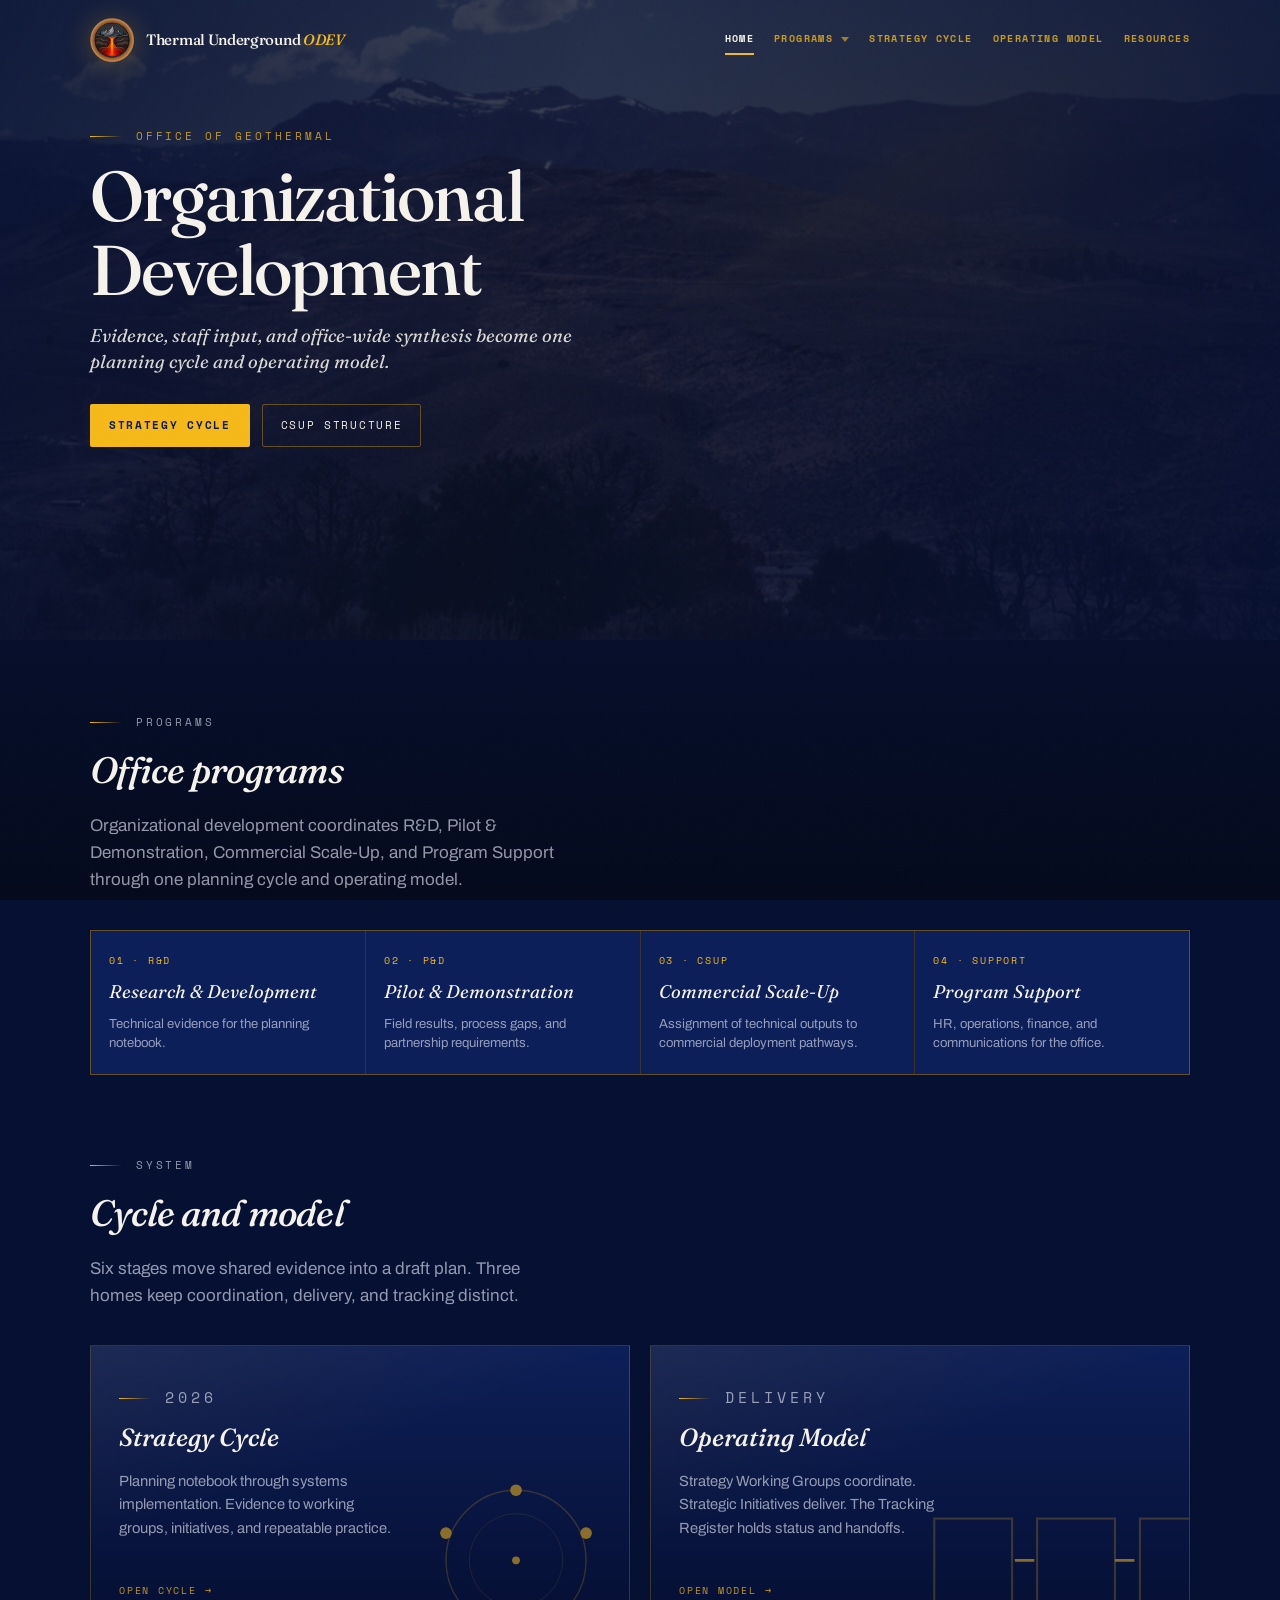
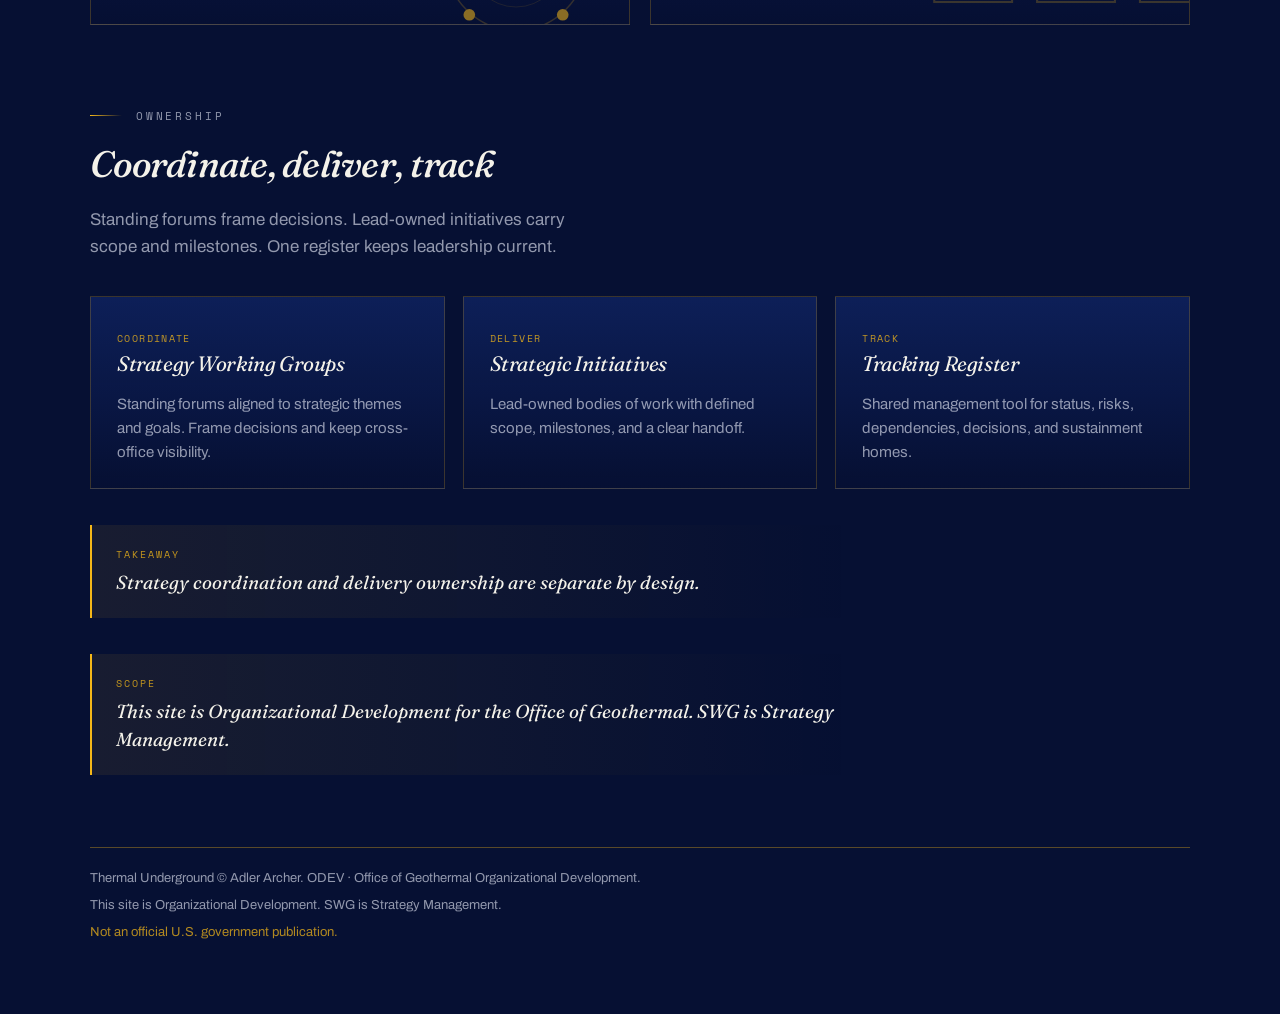
<file: index.html>
<!DOCTYPE html>
<html lang="en">
<head>
<meta charset="utf-8">
<meta name="viewport" content="width=device-width, initial-scale=1">
<meta name="robots" content="noindex, nofollow">
<title>ODEV · Office of Geothermal Organizational Development</title>
<link rel="preconnect" href="https://fonts.googleapis.com">
<link rel="preconnect" href="https://fonts.gstatic.com" crossorigin>
<link href="https://fonts.googleapis.com/css2?family=Archivo:wght@400;500;700&family=Fraunces:ital,opsz,wght@0,9..144,300;0,9..144,500;0,9..144,600;1,9..144,400;1,9..144,500;1,9..144,600&family=Space+Mono:wght@400;700&display=swap" rel="stylesheet">
<link rel="stylesheet" href="styles.css">
</head>
<body class="home">
<header class="mast">
  <div class="mast-photo" style="background-image:url('images/steam.jpg')" aria-hidden="true"></div>
  <div class="hero-atmos" aria-hidden="true"><div class="rays"></div></div>
  <div class="wrap">
    <div class="site-nav">
      <a class="brand" href="/">
        <img src="thermal-underground-logo.png" width="44" height="44" alt="">
        <span class="brand-name">Thermal Underground <i>ODEV</i></span>
      </a>
      <nav aria-label="Primary">
        <a href="/" aria-current="page">Home</a>
        <details class="nav-drop">
          <summary>Programs</summary>
          <div class="nav-menu">
            <a href="/programs/rd/"><span class="prog-code">R&amp;D</span><span class="prog-name">Research &amp; Development</span></a>
            <a href="/programs/pd/"><span class="prog-code">P&amp;D</span><span class="prog-name">Pilot &amp; Demonstration</span></a>
            <a href="/programs/csup/"><span class="prog-code">CSUP</span><span class="prog-name">Commercial Scale-Up</span></a>
            <a href="/programs/support/"><span class="prog-code">Support</span><span class="prog-name">HR · Ops · Finance · Communications</span></a>
          </div>
        </details>
        <a href="/cycle/">Strategy Cycle</a>
        <a href="/model/">Operating Model</a>
        <a href="/resources/">Resources</a>
      </nav>
    </div>
    <div class="mast-copy">
      <p class="kicker">Office of Geothermal</p>
      <h1>Organizational Development</h1>
      <p class="lede">Evidence, staff input, and office-wide synthesis become one planning cycle and operating model.</p>
      <div class="cta-row">
        <a class="btn btn-primary" href="/cycle/">Strategy cycle</a>
        <a class="btn btn-ghost" href="/programs/csup/">CSUP structure</a>
      </div>
    </div>
  </div>
</header>

<main class="page">
  <section class="section wrap">
    <div class="section-intro">
      <p class="kicker">Programs</p>
      <h2>Office programs</h2>
      <p>Organizational development coordinates R&amp;D, Pilot &amp; Demonstration, Commercial Scale-Up, and Program Support through one planning cycle and operating model.</p>
    </div>
    <div class="program-strip">
      <a href="/programs/rd/">
        <span class="code">01 · R&amp;D</span>
        <h3>Research &amp; Development</h3>
        <p>Technical evidence for the planning notebook.</p>
      </a>
      <a href="/programs/pd/">
        <span class="code">02 · P&amp;D</span>
        <h3>Pilot &amp; Demonstration</h3>
        <p>Field results, process gaps, and partnership requirements.</p>
      </a>
      <a href="/programs/csup/">
        <span class="code">03 · CSUP</span>
        <h3>Commercial Scale-Up</h3>
        <p>Assignment of technical outputs to commercial deployment pathways.</p>
      </a>
      <a href="/programs/support/">
        <span class="code">04 · Support</span>
        <h3>Program Support</h3>
        <p>HR, operations, finance, and communications for the office.</p>
      </a>
    </div>
  </section>

  <section class="section wrap">
    <div class="section-intro">
      <p class="kicker">System</p>
      <h2>Cycle and model</h2>
      <p>Six stages move shared evidence into a draft plan. Three homes keep coordination, delivery, and tracking distinct.</p>
    </div>
    <div class="teaser-grid">
      <a class="teaser" href="/cycle/" style="animation-delay:.05s">
        <p class="kicker">2026</p>
        <h2>Strategy Cycle</h2>
        <p>Planning notebook through systems implementation. Evidence to working groups, initiatives, and repeatable practice.</p>
        <span class="guide-arrow">Open cycle →</span>
        <svg class="teaser-viz" viewBox="0 0 200 200" aria-hidden="true">
          <circle cx="100" cy="100" r="72" fill="none" stroke="rgba(245,184,25,.35)" stroke-width="1.5"/>
          <circle cx="100" cy="100" r="48" fill="none" stroke="rgba(245,184,25,.2)" stroke-width="1"/>
          <g fill="#F5B819">
            <circle cx="100" cy="28" r="6"/><circle cx="172" cy="72" r="6"/>
            <circle cx="148" cy="156" r="6"/><circle cx="52" cy="156" r="6"/>
            <circle cx="28" cy="72" r="6"/><circle cx="100" cy="100" r="4"/>
          </g>
        </svg>
      </a>
      <a class="teaser" href="/model/" style="animation-delay:.12s">
        <p class="kicker">Delivery</p>
        <h2>Operating Model</h2>
        <p>Strategy Working Groups coordinate. Strategic Initiatives deliver. The Tracking Register holds status and handoffs.</p>
        <span class="guide-arrow">Open model →</span>
        <svg class="teaser-viz" viewBox="0 0 220 140" aria-hidden="true">
          <rect x="8" y="40" width="56" height="60" fill="none" stroke="rgba(245,184,25,.4)" stroke-width="1.5"/>
          <rect x="82" y="40" width="56" height="60" fill="none" stroke="rgba(245,184,25,.4)" stroke-width="1.5"/>
          <rect x="156" y="40" width="56" height="60" fill="none" stroke="rgba(245,184,25,.4)" stroke-width="1.5"/>
          <path d="M66 70h14M138 70h14" stroke="#F5B819" stroke-width="2"/>
        </svg>
      </a>
    </div>
  </section>

  <section class="section wrap">
    <div class="section-intro">
      <p class="kicker">Ownership</p>
      <h2>Coordinate, deliver, track</h2>
      <p>Standing forums frame decisions. Lead-owned initiatives carry scope and milestones. One register keeps leadership current.</p>
    </div>
    <div class="card-grid three">
      <div class="panel" style="animation-delay:.05s">
        <p class="meta">Coordinate</p>
        <h3>Strategy Working Groups</h3>
        <p>Standing forums aligned to strategic themes and goals. Frame decisions and keep cross-office visibility.</p>
      </div>
      <div class="panel" style="animation-delay:.12s">
        <p class="meta">Deliver</p>
        <h3>Strategic Initiatives</h3>
        <p>Lead-owned bodies of work with defined scope, milestones, and a clear handoff.</p>
      </div>
      <div class="panel" style="animation-delay:.19s">
        <p class="meta">Track</p>
        <h3>Tracking Register</h3>
        <p>Shared management tool for status, risks, dependencies, decisions, and sustainment homes.</p>
      </div>
    </div>
    <div class="takeaway">
      <strong>Takeaway</strong>
      <p>Strategy coordination and delivery ownership are separate by design.</p>
    </div>
    <div class="takeaway">
      <strong>Scope</strong>
      <p>This site is Organizational Development for the Office of Geothermal. SWG is Strategy Management.</p>
    </div>
  </section>

  <footer class="wrap">
    <p>Thermal Underground © Adler Archer. ODEV · Office of Geothermal Organizational Development.</p>
    <p>This site is Organizational Development. SWG is Strategy Management.</p>
    <p class="disclosure-glow">Not an official U.S. government publication.</p>
  </footer>
</main>
</body>
</html>
</file>
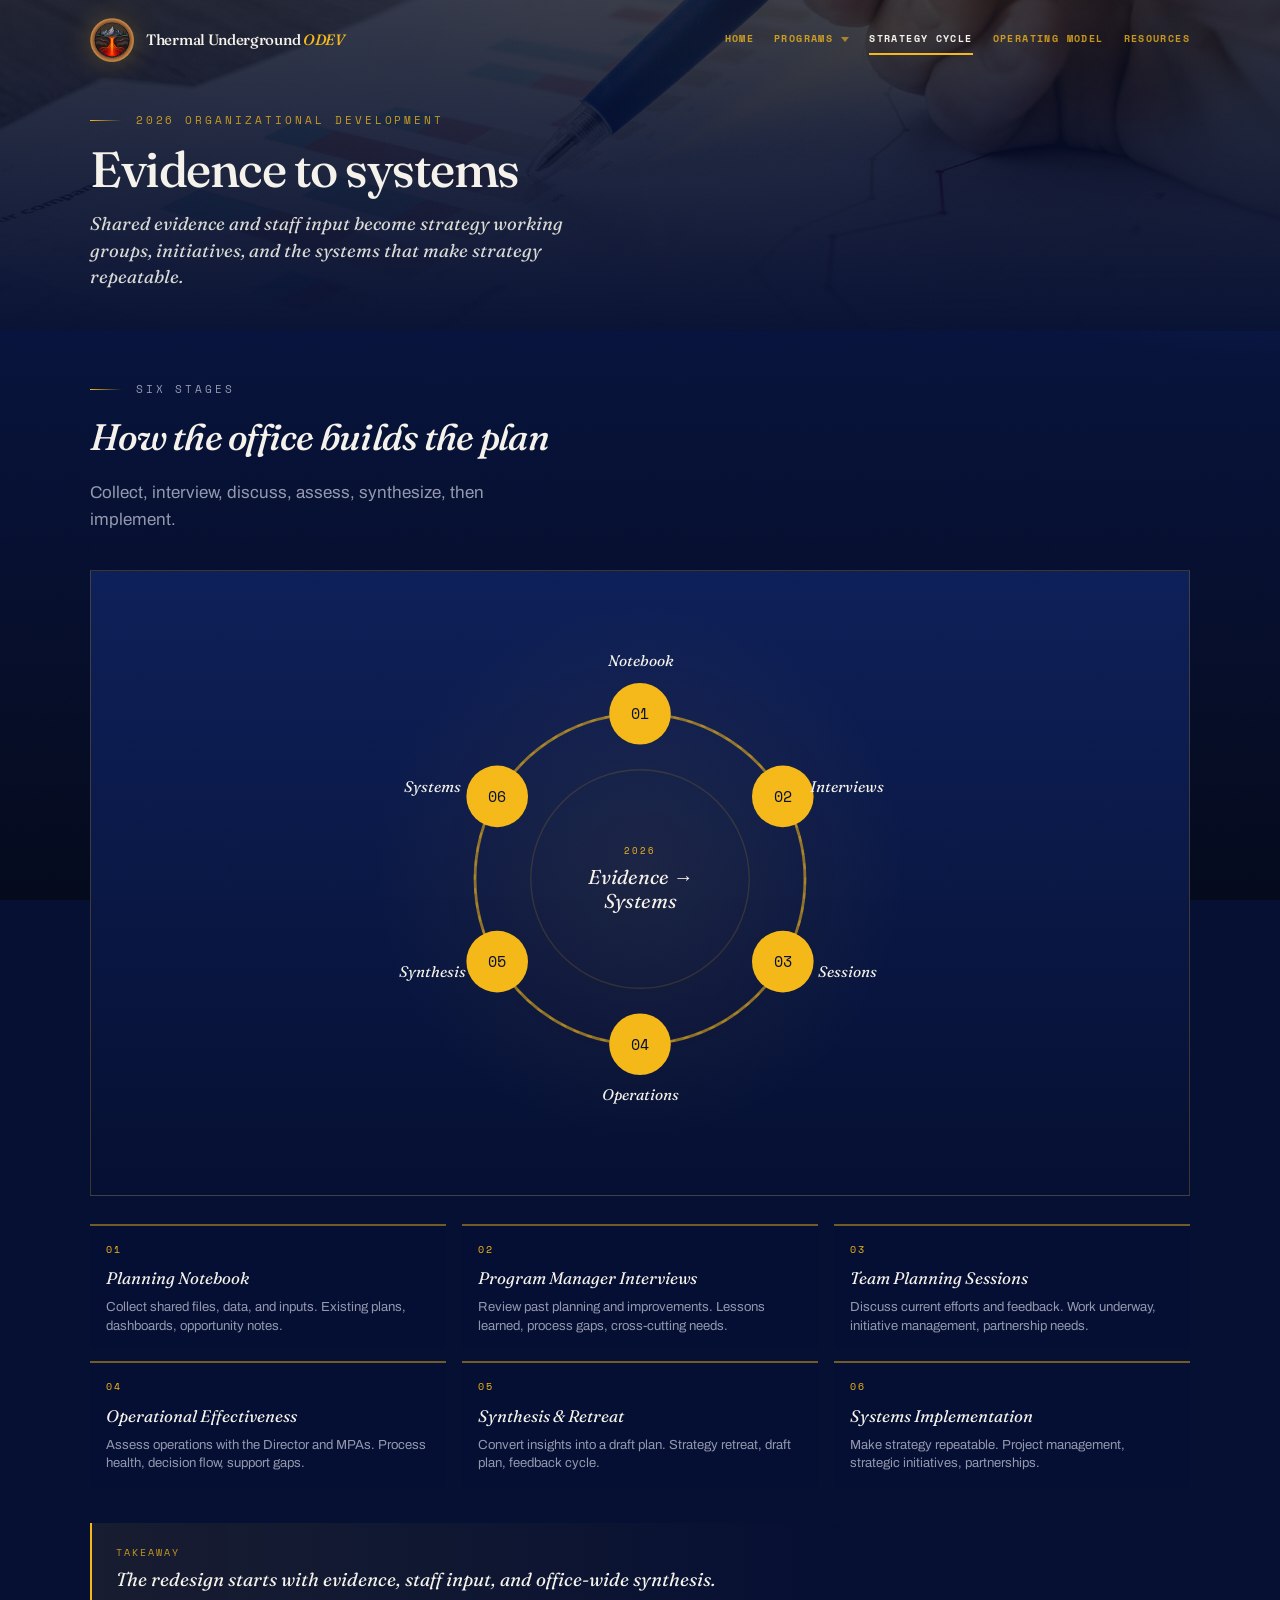
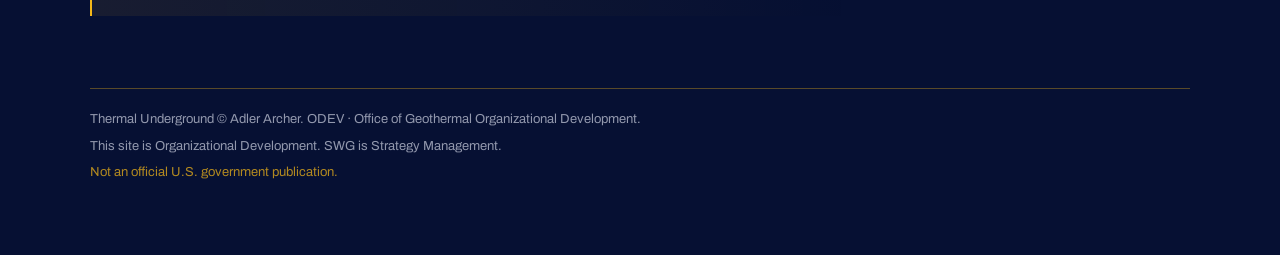
<file: cycle/index.html>
<!DOCTYPE html>
<html lang="en">
<head>
<meta charset="utf-8">
<meta name="viewport" content="width=device-width, initial-scale=1">
<meta name="robots" content="noindex, nofollow">
<title>Strategy Cycle · ODEV</title>
<link rel="preconnect" href="https://fonts.googleapis.com">
<link rel="preconnect" href="https://fonts.gstatic.com" crossorigin>
<link href="https://fonts.googleapis.com/css2?family=Archivo:wght@400;500;700&family=Fraunces:ital,opsz,wght@0,9..144,300;0,9..144,500;0,9..144,600;1,9..144,400;1,9..144,500;1,9..144,600&family=Space+Mono:wght@400;700&display=swap" rel="stylesheet">
<link rel="stylesheet" href="../styles.css">
</head>
<body class="inner">
<header class="mast">
  <div class="mast-photo" style="background-image:url('../images/documents.jpg')" aria-hidden="true"></div>
  <div class="hero-atmos" aria-hidden="true"><div class="rays"></div></div>
  <div class="wrap">
    <div class="site-nav">
      <a class="brand" href="/">
        <img src="../thermal-underground-logo.png" width="44" height="44" alt="">
        <span class="brand-name">Thermal Underground <i>ODEV</i></span>
      </a>
      <nav aria-label="Primary">
        <a href="/">Home</a>
        <details class="nav-drop">
          <summary>Programs</summary>
          <div class="nav-menu">
            <a href="/programs/rd/"><span class="prog-code">R&amp;D</span><span class="prog-name">Research &amp; Development</span></a>
            <a href="/programs/pd/"><span class="prog-code">P&amp;D</span><span class="prog-name">Pilot &amp; Demonstration</span></a>
            <a href="/programs/csup/"><span class="prog-code">CSUP</span><span class="prog-name">Commercial Scale-Up</span></a>
            <a href="/programs/support/"><span class="prog-code">Support</span><span class="prog-name">HR · Ops · Finance · Communications</span></a>
          </div>
        </details>
        <a href="/cycle/" aria-current="page">Strategy Cycle</a>
        <a href="/model/">Operating Model</a>
        <a href="/resources/">Resources</a>
      </nav>
    </div>
    <div class="mast-copy">
      <p class="kicker">2026 Organizational Development</p>
      <h1>Evidence to systems</h1>
      <p class="lede">Shared evidence and staff input become strategy working groups, initiatives, and the systems that make strategy repeatable.</p>
    </div>
  </div>
</header>

<main class="page wrap">
  <section class="section" style="padding-top:40px">
    <div class="section-intro">
      <p class="kicker">Six stages</p>
      <h2>How the office builds the plan</h2>
      <p>Collect, interview, discuss, assess, synthesize, then implement.</p>
    </div>

    <div class="cycle-board" aria-label="Six-stage strategy cycle infographic">
      <div class="cycle-svg-wrap">
        <svg viewBox="0 0 400 400" role="img" aria-labelledby="cycleTitle">
          <title id="cycleTitle">Six-stage strategy cycle</title>
          <circle cx="200" cy="200" r="118" fill="none" stroke="rgba(245,184,25,.28)" stroke-width="1.5" stroke-dasharray="4 6"/>
          <circle cx="200" cy="200" r="78" fill="none" stroke="rgba(245,184,25,.14)" stroke-width="1"/>
          <!-- arc connectors -->
          <path d="M200 82 A118 118 0 0 1 302 141" fill="none" stroke="rgba(245,184,25,.55)" stroke-width="2"/>
          <path d="M302 141 A118 118 0 0 1 302 259" fill="none" stroke="rgba(245,184,25,.55)" stroke-width="2"/>
          <path d="M302 259 A118 118 0 0 1 200 318" fill="none" stroke="rgba(245,184,25,.55)" stroke-width="2"/>
          <path d="M200 318 A118 118 0 0 1 98 259" fill="none" stroke="rgba(245,184,25,.55)" stroke-width="2"/>
          <path d="M98 259 A118 118 0 0 1 98 141" fill="none" stroke="rgba(245,184,25,.55)" stroke-width="2"/>
          <path d="M98 141 A118 118 0 0 1 200 82" fill="none" stroke="rgba(245,184,25,.55)" stroke-width="2"/>
          <!-- nodes -->
          <g font-family="Space Mono, monospace" font-size="11" fill="#061033" text-anchor="middle">
            <circle cx="200" cy="82" r="22" fill="#F5B819"/><text x="200" y="86">01</text>
            <circle cx="302" cy="141" r="22" fill="#F5B819"/><text x="302" y="145">02</text>
            <circle cx="302" cy="259" r="22" fill="#F5B819"/><text x="302" y="263">03</text>
            <circle cx="200" cy="318" r="22" fill="#F5B819"/><text x="200" y="322">04</text>
            <circle cx="98" cy="259" r="22" fill="#F5B819"/><text x="98" y="263">05</text>
            <circle cx="98" cy="141" r="22" fill="#F5B819"/><text x="98" y="145">06</text>
          </g>
          <g font-family="Fraunces, Georgia, serif" font-size="11" font-style="italic" fill="#f4f2ea" text-anchor="middle">
            <text x="200" y="48">Notebook</text>
            <text x="348" y="138">Interviews</text>
            <text x="348" y="270">Sessions</text>
            <text x="200" y="358">Operations</text>
            <text x="52" y="270">Synthesis</text>
            <text x="52" y="138">Systems</text>
          </g>
        </svg>
        <div class="cycle-center">
          <span class="label">2026</span>
          <span class="title">Evidence →<br>Systems</span>
        </div>
      </div>
    </div>

    <div class="cycle-legend">
      <article>
        <div class="stage-num">01</div>
        <h3>Planning Notebook</h3>
        <p>Collect shared files, data, and inputs. Existing plans, dashboards, opportunity notes.</p>
      </article>
      <article>
        <div class="stage-num">02</div>
        <h3>Program Manager Interviews</h3>
        <p>Review past planning and improvements. Lessons learned, process gaps, cross-cutting needs.</p>
      </article>
      <article>
        <div class="stage-num">03</div>
        <h3>Team Planning Sessions</h3>
        <p>Discuss current efforts and feedback. Work underway, initiative management, partnership needs.</p>
      </article>
      <article>
        <div class="stage-num">04</div>
        <h3>Operational Effectiveness</h3>
        <p>Assess operations with the Director and MPAs. Process health, decision flow, support gaps.</p>
      </article>
      <article>
        <div class="stage-num">05</div>
        <h3>Synthesis &amp; Retreat</h3>
        <p>Convert insights into a draft plan. Strategy retreat, draft plan, feedback cycle.</p>
      </article>
      <article>
        <div class="stage-num">06</div>
        <h3>Systems Implementation</h3>
        <p>Make strategy repeatable. Project management, strategic initiatives, partnerships.</p>
      </article>
    </div>

    <div class="takeaway">
      <strong>Takeaway</strong>
      <p>The redesign starts with evidence, staff input, and office-wide synthesis.</p>
    </div>
  </section>

  <footer>
    <p>Thermal Underground © Adler Archer. ODEV · Office of Geothermal Organizational Development.</p>
    <p>This site is Organizational Development. SWG is Strategy Management.</p>
    <p class="disclosure-glow">Not an official U.S. government publication.</p>
  </footer>
</main>
</body>
</html>
</file>
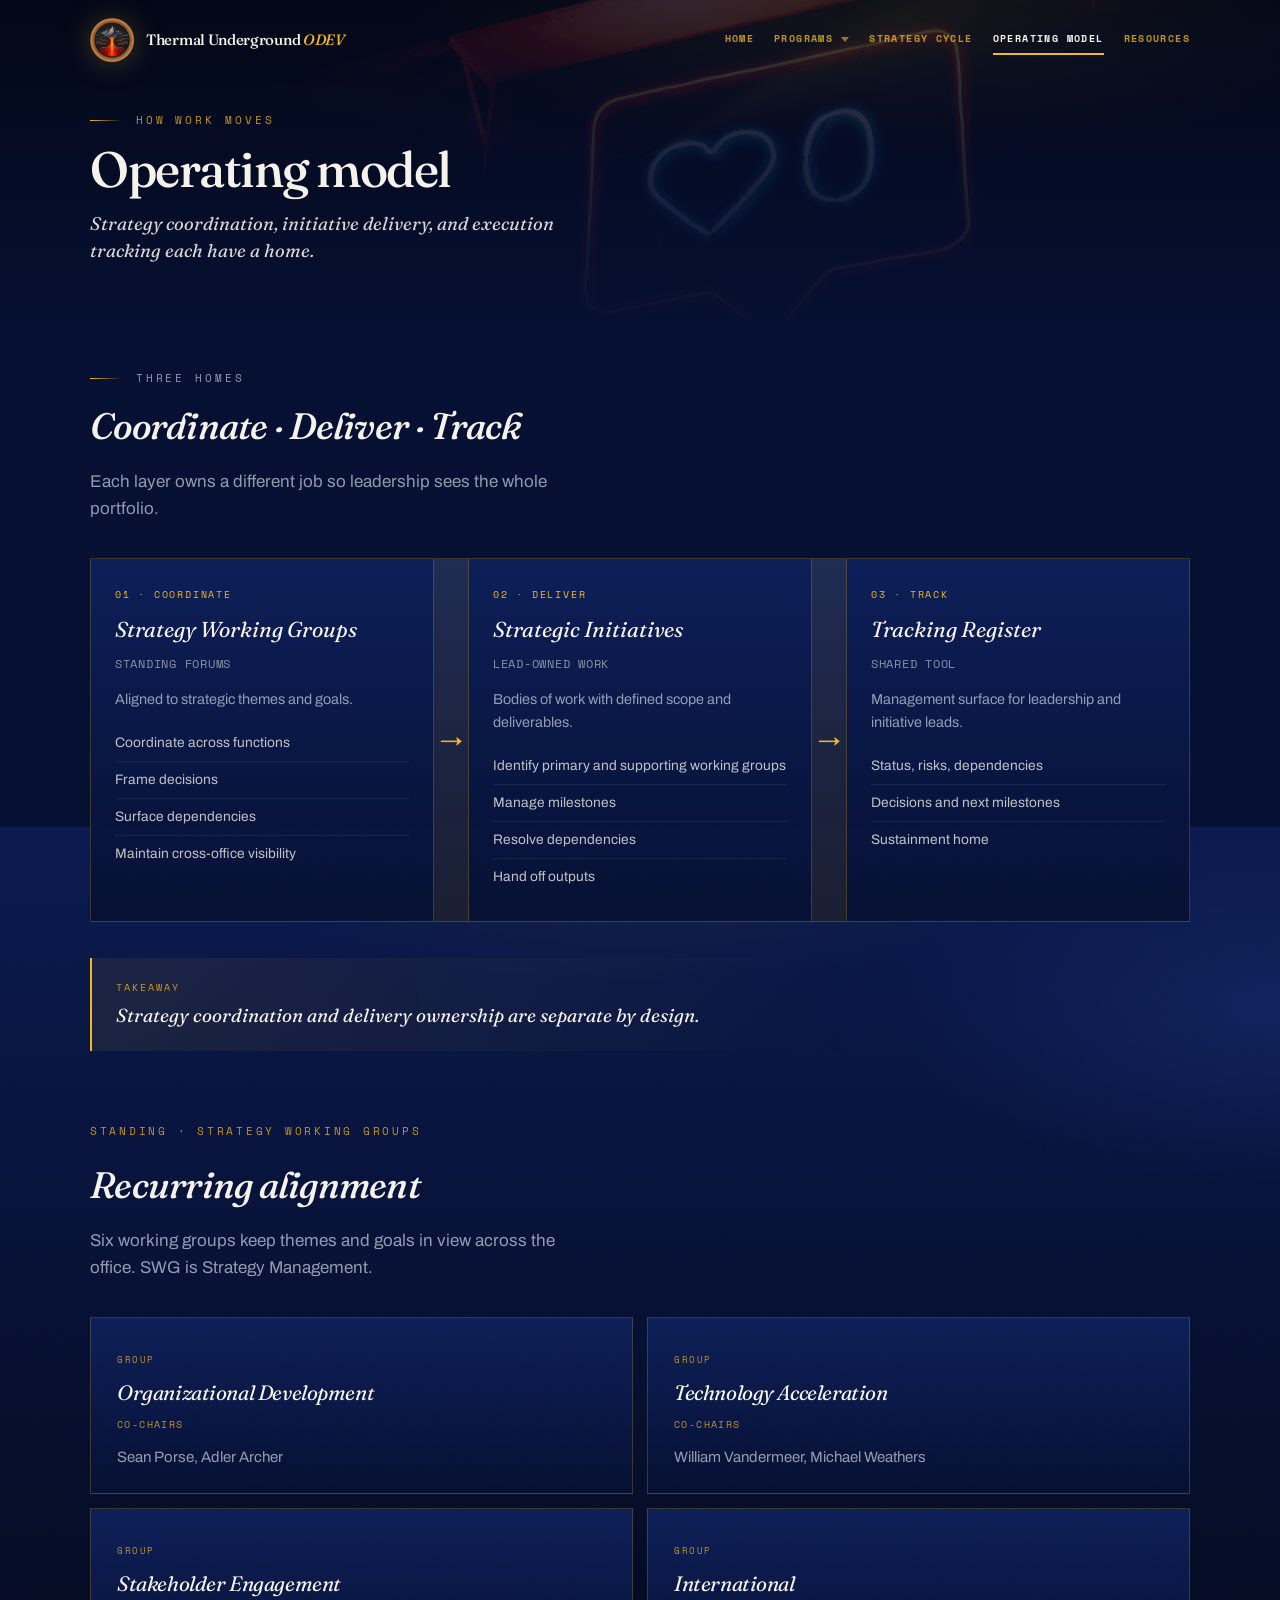
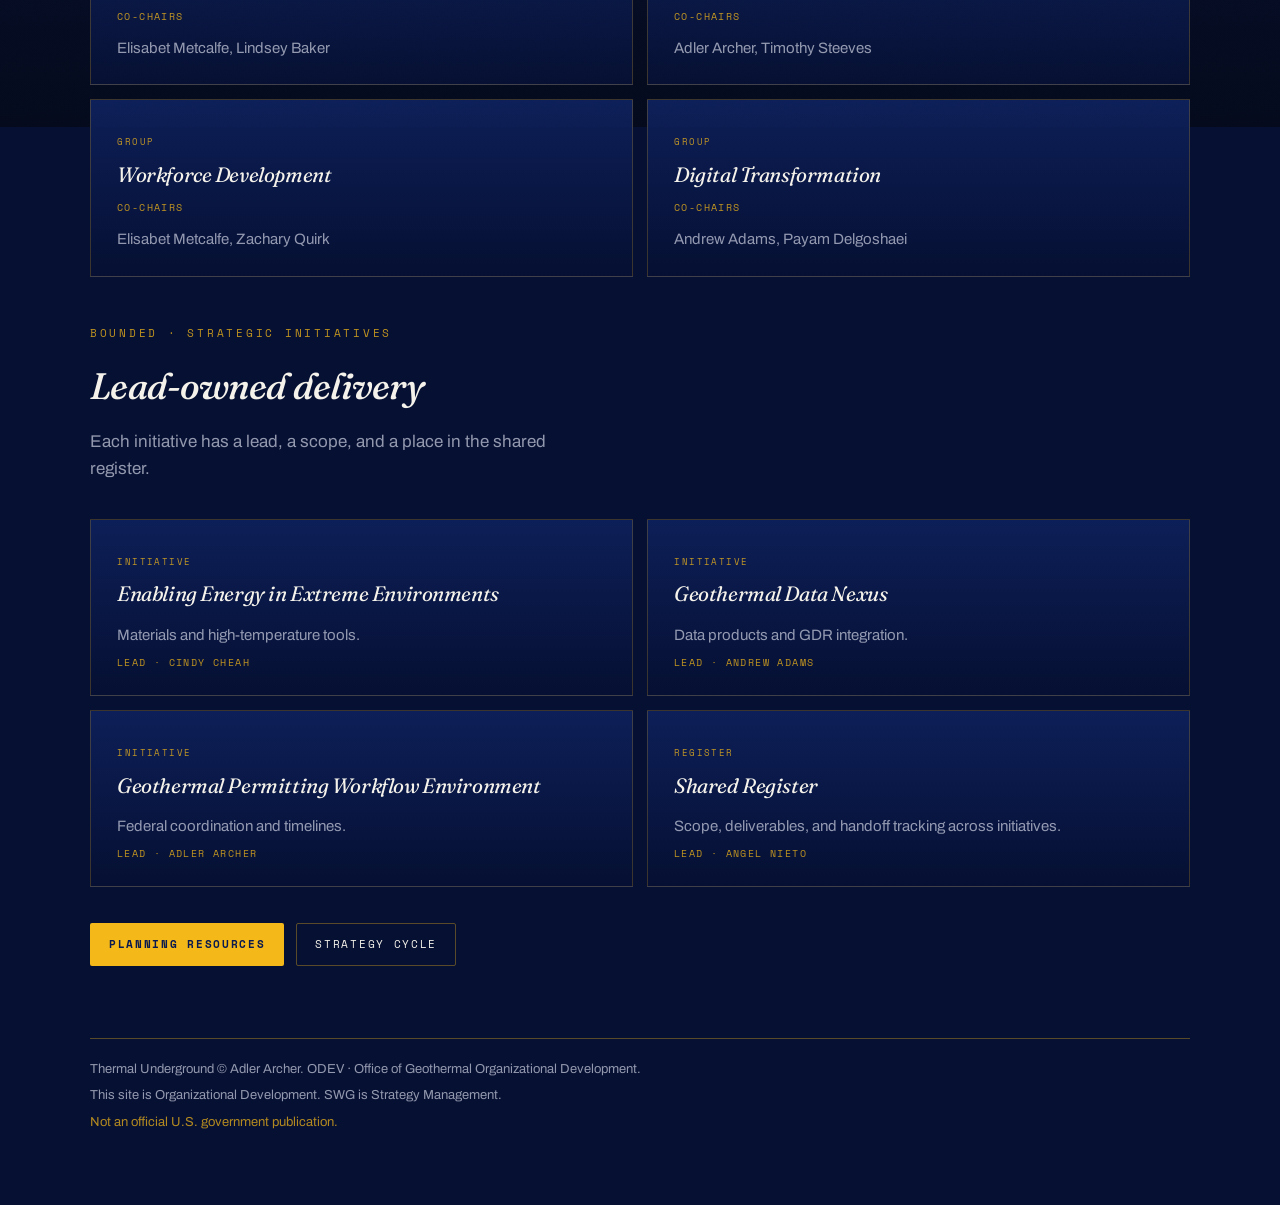
<file: groups/index.html>
<!DOCTYPE html>
<html lang="en">
<head>
<meta charset="utf-8">
<meta name="viewport" content="width=device-width, initial-scale=1">
<meta name="robots" content="noindex, nofollow">
<title>Groups · ODEV</title>
<meta http-equiv="refresh" content="0;url=/model/#working-groups">
<link rel="canonical" href="/model/#working-groups">
</head>
<body style="background:#061033;color:#f4f2ea;font-family:system-ui,sans-serif;padding:2rem">
  <p>Strategy Working Groups and Strategic Initiatives moved to the <a href="/model/#working-groups" style="color:#F5B819">Operating Model</a> page.</p>
</body>
</html>
</file>
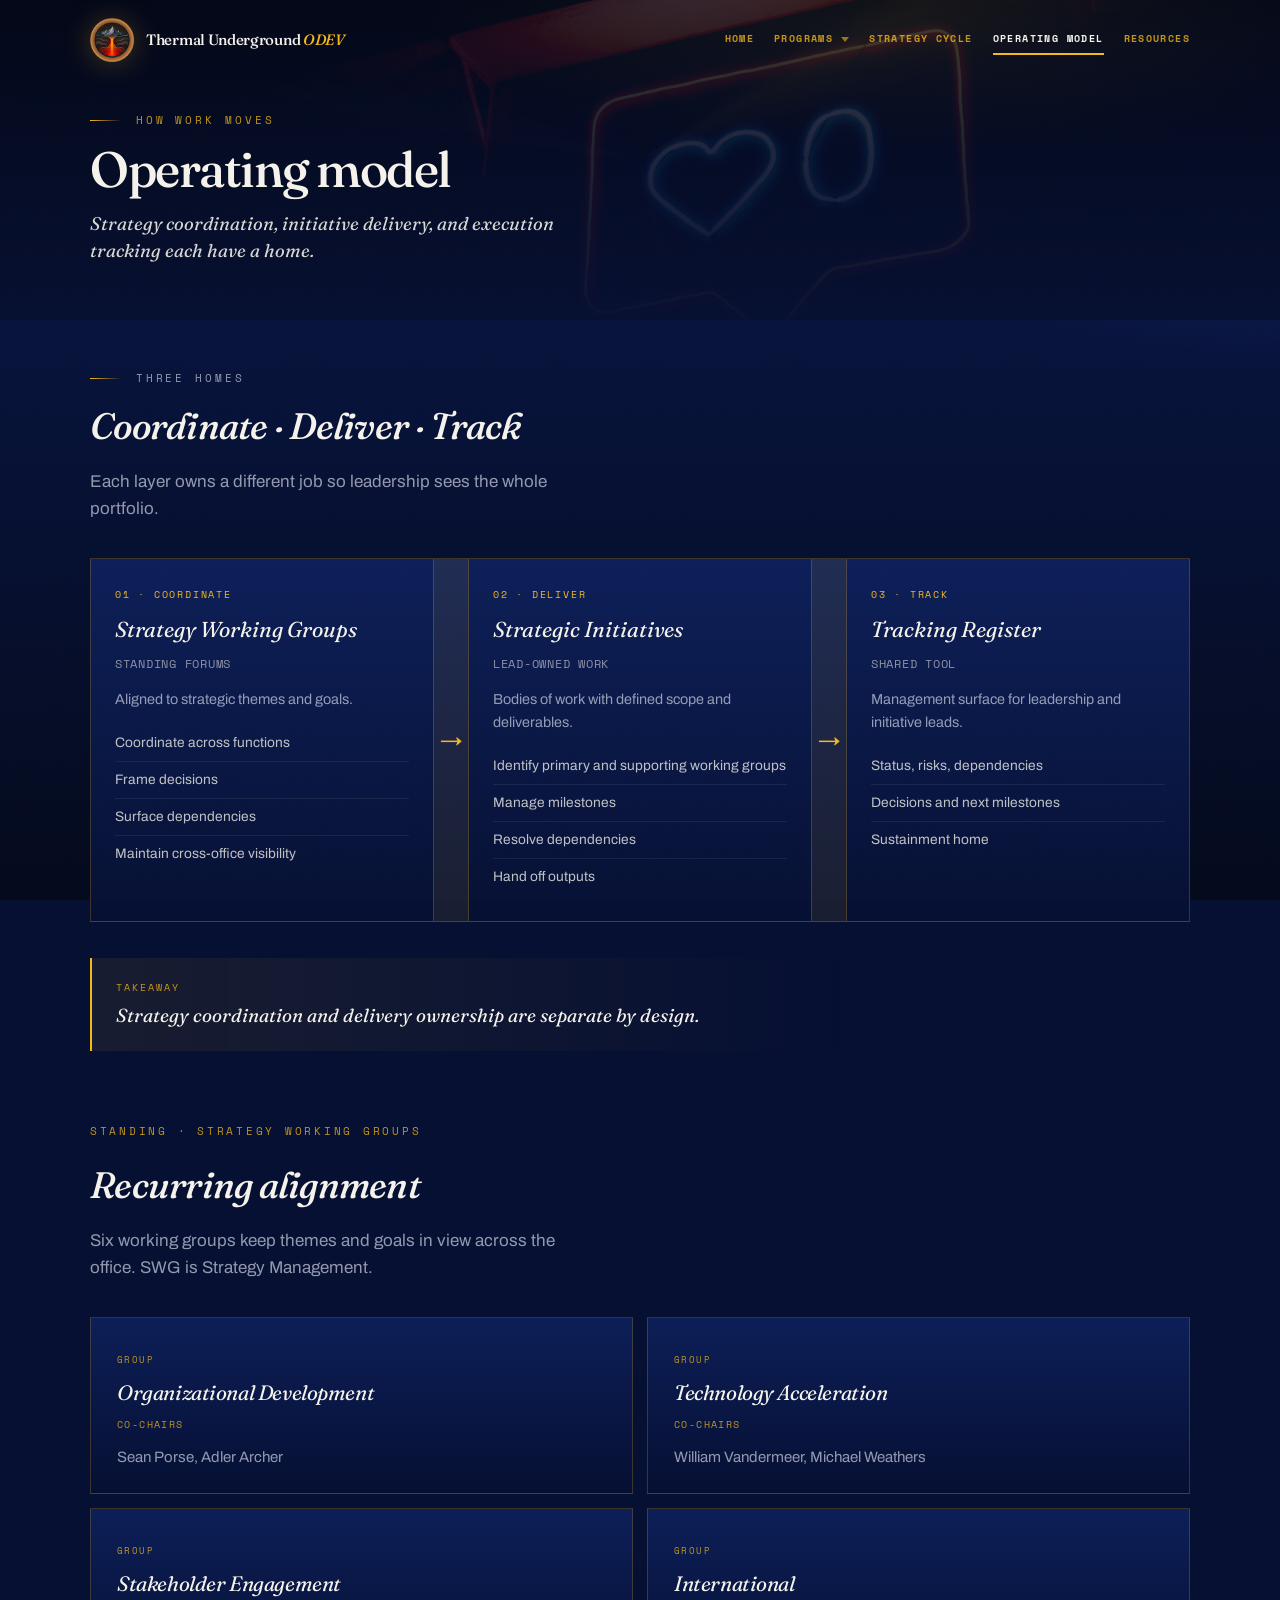
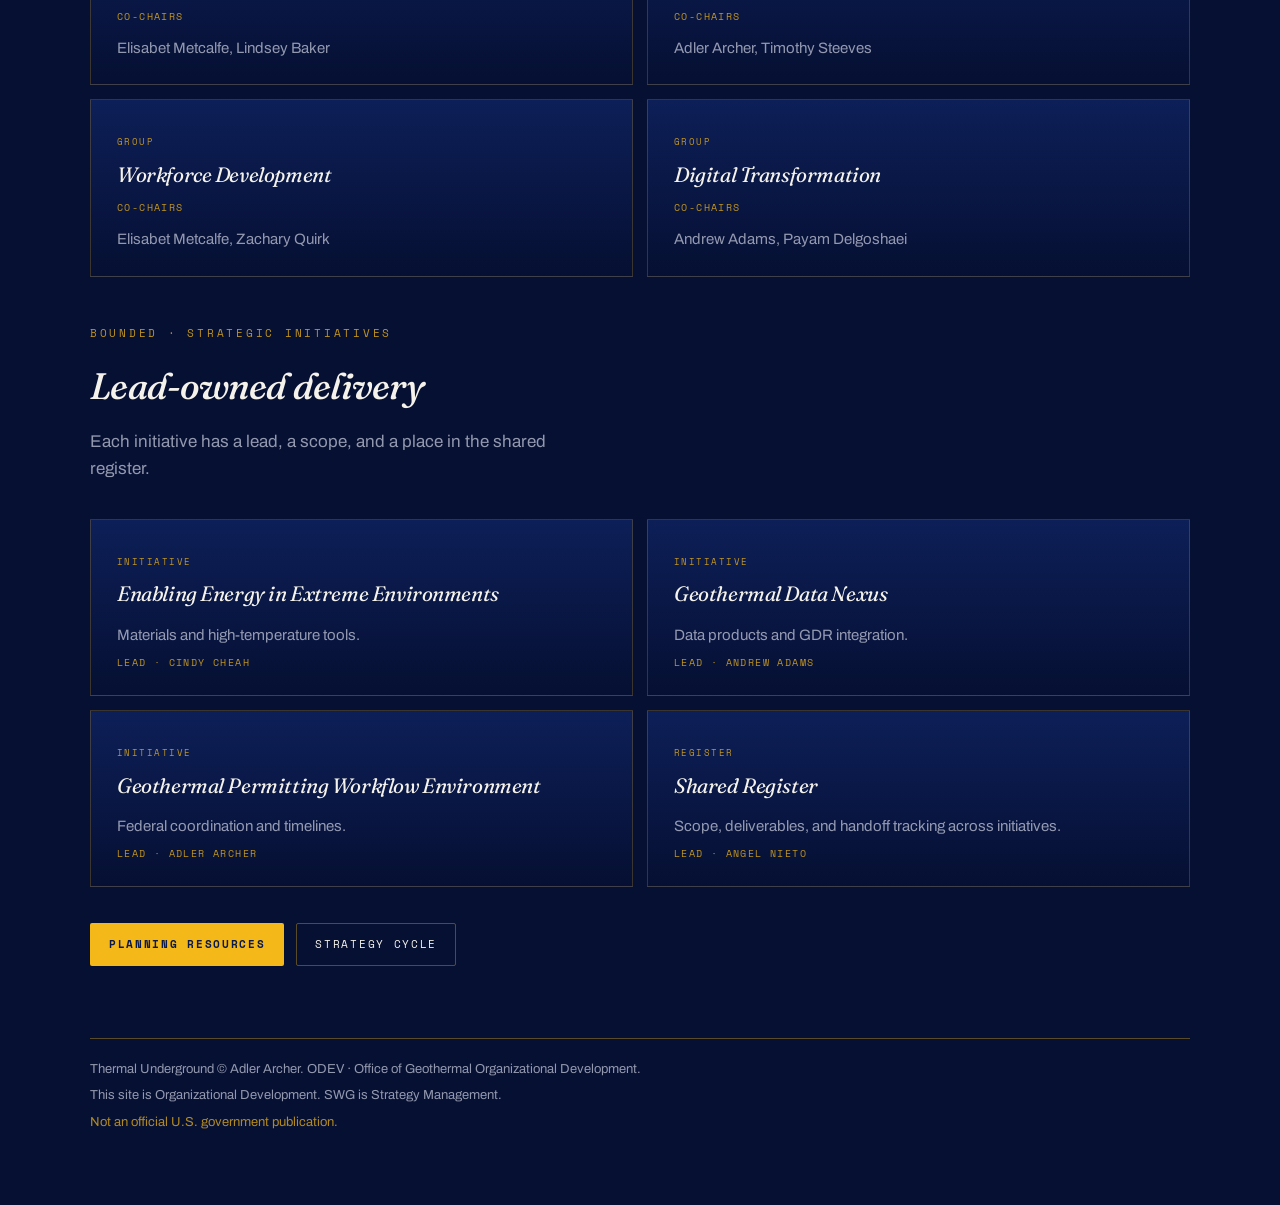
<file: model/index.html>
<!DOCTYPE html>
<html lang="en">
<head>
<meta charset="utf-8">
<meta name="viewport" content="width=device-width, initial-scale=1">
<meta name="robots" content="noindex, nofollow">
<title>Operating Model · ODEV</title>
<link rel="preconnect" href="https://fonts.googleapis.com">
<link rel="preconnect" href="https://fonts.gstatic.com" crossorigin>
<link href="https://fonts.googleapis.com/css2?family=Archivo:wght@400;500;700&family=Fraunces:ital,opsz,wght@0,9..144,300;0,9..144,500;0,9..144,600;1,9..144,400;1,9..144,500;1,9..144,600&family=Space+Mono:wght@400;700&display=swap" rel="stylesheet">
<link rel="stylesheet" href="../styles.css">
</head>
<body class="inner">
<header class="mast">
  <div class="mast-photo" style="background-image:url('../images/maps.jpg')" aria-hidden="true"></div>
  <div class="hero-atmos" aria-hidden="true"><div class="rays"></div></div>
  <div class="wrap">
    <div class="site-nav">
      <a class="brand" href="/">
        <img src="../thermal-underground-logo.png" width="44" height="44" alt="">
        <span class="brand-name">Thermal Underground <i>ODEV</i></span>
      </a>
      <nav aria-label="Primary">
        <a href="/">Home</a>
        <details class="nav-drop">
          <summary>Programs</summary>
          <div class="nav-menu">
            <a href="/programs/rd/"><span class="prog-code">R&amp;D</span><span class="prog-name">Research &amp; Development</span></a>
            <a href="/programs/pd/"><span class="prog-code">P&amp;D</span><span class="prog-name">Pilot &amp; Demonstration</span></a>
            <a href="/programs/csup/"><span class="prog-code">CSUP</span><span class="prog-name">Commercial Scale-Up</span></a>
            <a href="/programs/support/"><span class="prog-code">Support</span><span class="prog-name">HR · Ops · Finance · Communications</span></a>
          </div>
        </details>
        <a href="/cycle/">Strategy Cycle</a>
        <a href="/model/" aria-current="page">Operating Model</a>
        <a href="/resources/">Resources</a>
      </nav>
    </div>
    <div class="mast-copy">
      <p class="kicker">How work moves</p>
      <h1>Operating model</h1>
      <p class="lede">Strategy coordination, initiative delivery, and execution tracking each have a home.</p>
    </div>
  </div>
</header>

<main class="page wrap">
  <section class="section" style="padding-top:40px">
    <div class="section-intro">
      <p class="kicker">Three homes</p>
      <h2>Coordinate · Deliver · Track</h2>
      <p>Each layer owns a different job so leadership sees the whole portfolio.</p>
    </div>

    <div class="model-flow" aria-label="Operating model flow diagram">
      <div class="model-node">
        <div class="step">01 · Coordinate</div>
        <h3>Strategy Working Groups</h3>
        <p class="role">Standing forums</p>
        <p>Aligned to strategic themes and goals.</p>
        <ul>
          <li>Coordinate across functions</li>
          <li>Frame decisions</li>
          <li>Surface dependencies</li>
          <li>Maintain cross-office visibility</li>
        </ul>
      </div>
      <div class="model-arrow" aria-hidden="true">→</div>
      <div class="model-node">
        <div class="step">02 · Deliver</div>
        <h3>Strategic Initiatives</h3>
        <p class="role">Lead-owned work</p>
        <p>Bodies of work with defined scope and deliverables.</p>
        <ul>
          <li>Identify primary and supporting working groups</li>
          <li>Manage milestones</li>
          <li>Resolve dependencies</li>
          <li>Hand off outputs</li>
        </ul>
      </div>
      <div class="model-arrow" aria-hidden="true">→</div>
      <div class="model-node">
        <div class="step">03 · Track</div>
        <h3>Tracking Register</h3>
        <p class="role">Shared tool</p>
        <p>Management surface for leadership and initiative leads.</p>
        <ul>
          <li>Status, risks, dependencies</li>
          <li>Decisions and next milestones</li>
          <li>Sustainment home</li>
        </ul>
      </div>
    </div>

    <div class="model-stack" aria-label="Operating model stacked for mobile">
      <div class="model-node">
        <div class="step">01 · Coordinate</div>
        <h3>Strategy Working Groups</h3>
        <p class="role">Standing forums</p>
        <p>Aligned to strategic themes and goals.</p>
        <ul>
          <li>Coordinate across functions</li>
          <li>Frame decisions</li>
          <li>Surface dependencies</li>
          <li>Maintain cross-office visibility</li>
        </ul>
      </div>
      <div class="connector" aria-hidden="true">↓</div>
      <div class="model-node">
        <div class="step">02 · Deliver</div>
        <h3>Strategic Initiatives</h3>
        <p class="role">Lead-owned work</p>
        <p>Bodies of work with defined scope and deliverables.</p>
        <ul>
          <li>Identify primary and supporting working groups</li>
          <li>Manage milestones</li>
          <li>Resolve dependencies</li>
          <li>Hand off outputs</li>
        </ul>
      </div>
      <div class="connector" aria-hidden="true">↓</div>
      <div class="model-node">
        <div class="step">03 · Track</div>
        <h3>Tracking Register</h3>
        <p class="role">Shared tool</p>
        <p>Management surface for leadership and initiative leads.</p>
        <ul>
          <li>Status, risks, dependencies</li>
          <li>Decisions and next milestones</li>
          <li>Sustainment home</li>
        </ul>
      </div>
    </div>

    <div class="takeaway">
      <strong>Takeaway</strong>
      <p>Strategy coordination and delivery ownership are separate by design.</p>
    </div>
  </section>

  <section class="section" id="working-groups">
    <p class="split-label" style="margin-top:0">Standing · Strategy Working Groups</p>
    <div class="section-intro">
      <h2>Recurring alignment</h2>
      <p>Six working groups keep themes and goals in view across the office. SWG is Strategy Management.</p>
    </div>
    <div class="swg-grid">
      <article class="panel">
        <span class="badge">Group</span>
        <h3>Organizational Development</h3>
        <p class="meta">Co-chairs</p>
        <p>Sean Porse, Adler Archer</p>
      </article>
      <article class="panel">
        <span class="badge">Group</span>
        <h3>Technology Acceleration</h3>
        <p class="meta">Co-chairs</p>
        <p>William Vandermeer, Michael Weathers</p>
      </article>
      <article class="panel">
        <span class="badge">Group</span>
        <h3>Stakeholder Engagement</h3>
        <p class="meta">Co-chairs</p>
        <p>Elisabet Metcalfe, Lindsey Baker</p>
      </article>
      <article class="panel">
        <span class="badge">Group</span>
        <h3>International</h3>
        <p class="meta">Co-chairs</p>
        <p>Adler Archer, Timothy Steeves</p>
      </article>
      <article class="panel">
        <span class="badge">Group</span>
        <h3>Workforce Development</h3>
        <p class="meta">Co-chairs</p>
        <p>Elisabet Metcalfe, Zachary Quirk</p>
      </article>
      <article class="panel">
        <span class="badge">Group</span>
        <h3>Digital Transformation</h3>
        <p class="meta">Co-chairs</p>
        <p>Andrew Adams, Payam Delgoshaei</p>
      </article>
    </div>

    <p class="split-label" id="initiatives">Bounded · Strategic Initiatives</p>
    <div class="section-intro">
      <h2>Lead-owned delivery</h2>
      <p>Each initiative has a lead, a scope, and a place in the shared register.</p>
    </div>
    <div class="initiative-grid">
      <article class="panel">
        <span class="badge">Initiative</span>
        <h3>Enabling Energy in Extreme Environments</h3>
        <p>Materials and high-temperature tools.</p>
        <p class="meta">Lead · Cindy Cheah</p>
      </article>
      <article class="panel">
        <span class="badge">Initiative</span>
        <h3>Geothermal Data Nexus</h3>
        <p>Data products and GDR integration.</p>
        <p class="meta">Lead · Andrew Adams</p>
      </article>
      <article class="panel">
        <span class="badge">Initiative</span>
        <h3>Geothermal Permitting Workflow Environment</h3>
        <p>Federal coordination and timelines.</p>
        <p class="meta">Lead · Adler Archer</p>
      </article>
      <article class="panel">
        <span class="badge">Register</span>
        <h3>Shared Register</h3>
        <p>Scope, deliverables, and handoff tracking across initiatives.</p>
        <p class="meta">Lead · Angel Nieto</p>
      </article>
    </div>

    <div class="cta-row" style="margin-top:36px">
      <a class="btn btn-primary" href="/resources/">Planning resources</a>
      <a class="btn btn-ghost" href="/cycle/">Strategy cycle</a>
    </div>
  </section>

  <footer>
    <p>Thermal Underground © Adler Archer. ODEV · Office of Geothermal Organizational Development.</p>
    <p>This site is Organizational Development. SWG is Strategy Management.</p>
    <p class="disclosure-glow">Not an official U.S. government publication.</p>
  </footer>
</main>
</body>
</html>
</file>
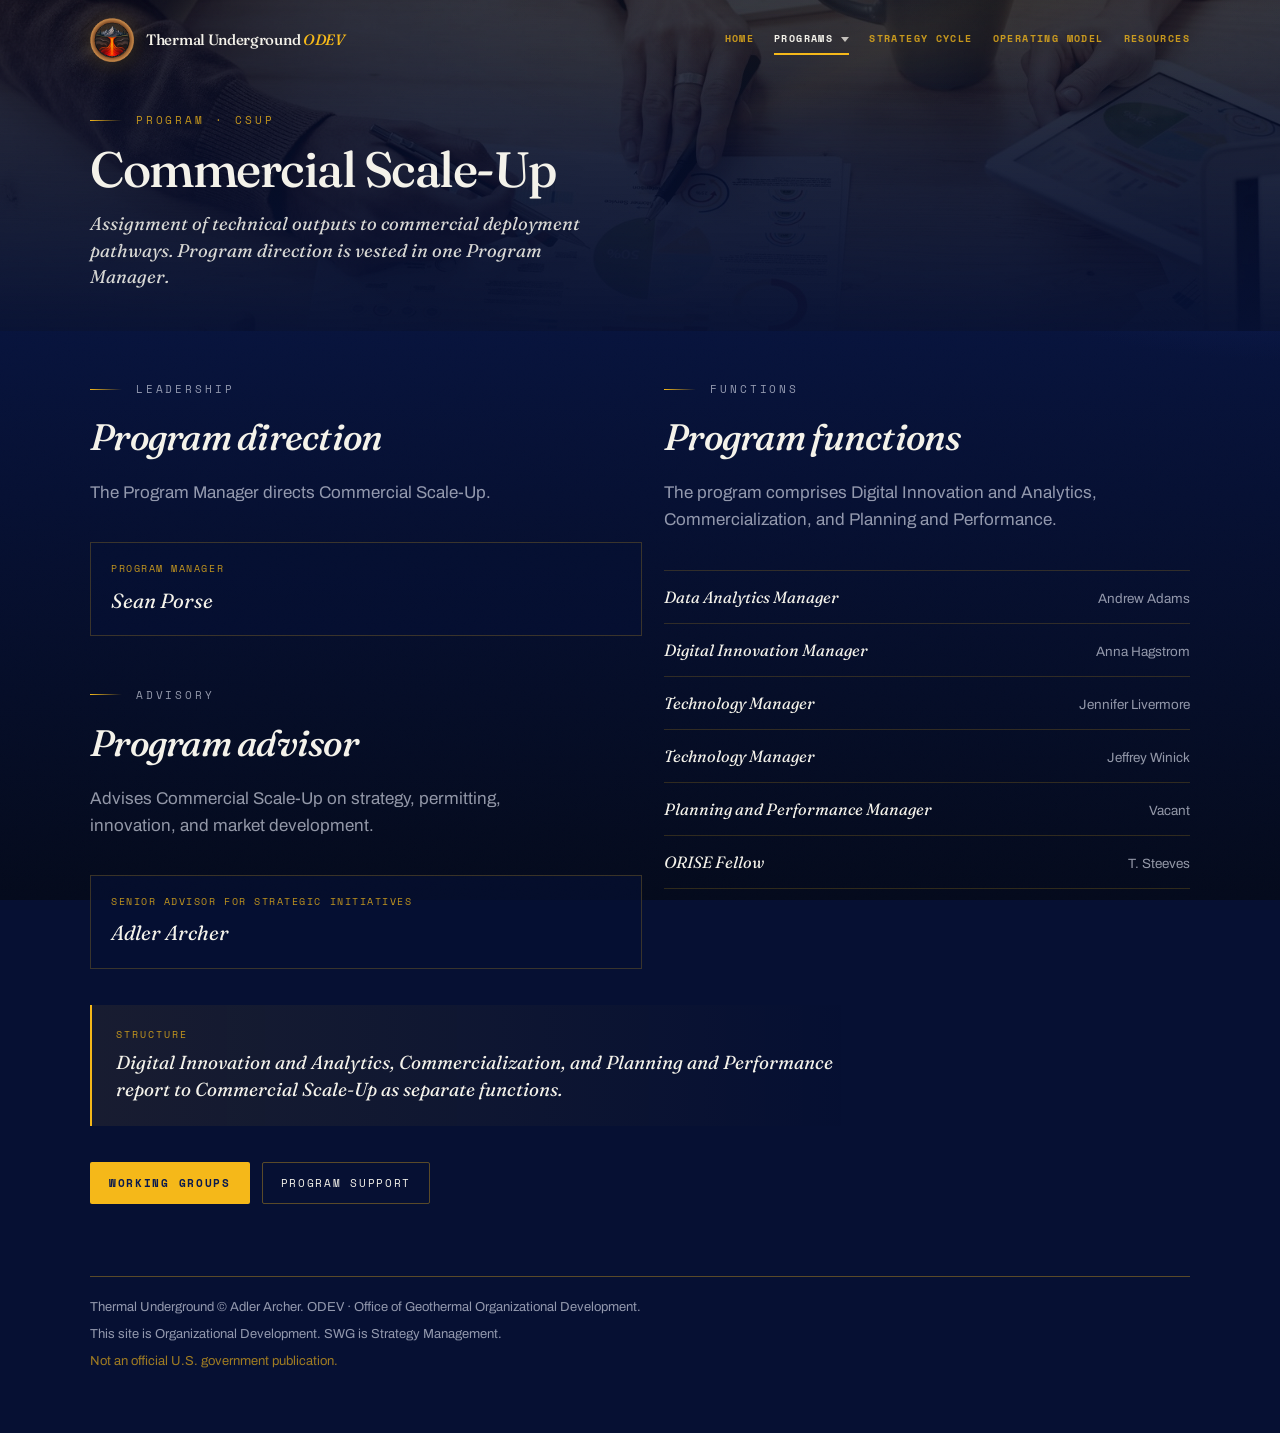
<file: organization/index.html>
<!DOCTYPE html>
<html lang="en">
<head>
<meta charset="utf-8">
<meta http-equiv="refresh" content="0;url=/programs/csup/">
<meta name="viewport" content="width=device-width, initial-scale=1">
<meta name="robots" content="noindex, nofollow">
<title>Organization → CSUP · ODEV</title>
<link rel="canonical" href="/programs/csup/">
</head>
<body>
<p style="font-family:system-ui;padding:2rem;background:#0A1A4F;color:#f4f2ea;margin:0;min-height:100vh">
  Commercial Scale-Up structure moved to <a href="/programs/csup/" style="color:#F5B819">/odev/programs/csup/</a>.
</p>
</body>
</html>
</file>
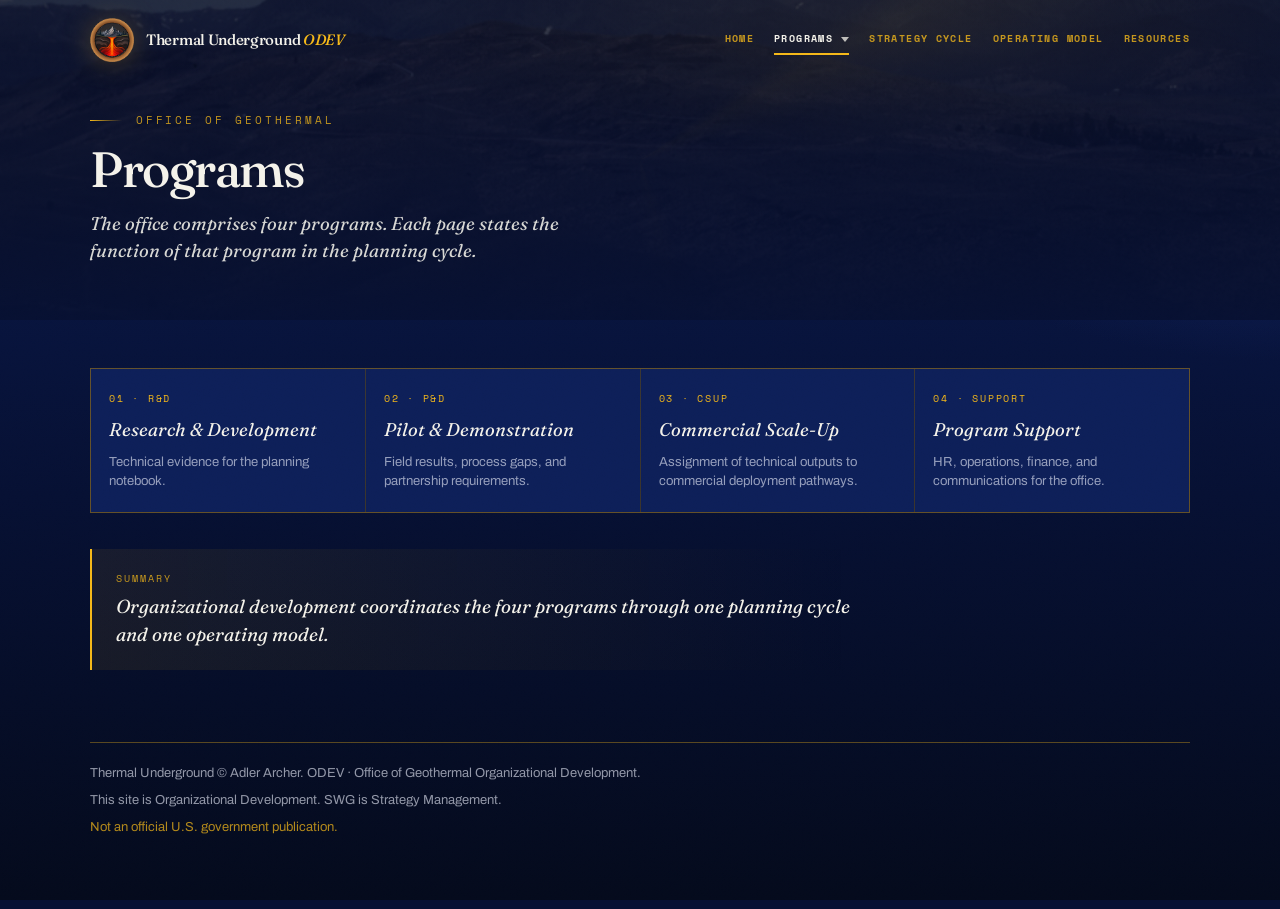
<file: programs/index.html>
<!DOCTYPE html>
<html lang="en">
<head>
<meta charset="utf-8">
<meta name="viewport" content="width=device-width, initial-scale=1">
<meta name="robots" content="noindex, nofollow">
<title>Programs · ODEV</title>
<link rel="preconnect" href="https://fonts.googleapis.com">
<link rel="preconnect" href="https://fonts.gstatic.com" crossorigin>
<link href="https://fonts.googleapis.com/css2?family=Archivo:wght@400;500;700&family=Fraunces:ital,opsz,wght@0,9..144,300;0,9..144,500;0,9..144,600;1,9..144,400;1,9..144,500;1,9..144,600&family=Space+Mono:wght@400;700&display=swap" rel="stylesheet">
<link rel="stylesheet" href="../styles.css">
</head>
<body class="inner">
<header class="mast">
  <div class="mast-photo" style="background-image:url('../images/steam.jpg')" aria-hidden="true"></div>
  <div class="hero-atmos" aria-hidden="true"><div class="rays"></div></div>
  <div class="wrap">
    <div class="site-nav">
      <a class="brand" href="/">
        <img src="../thermal-underground-logo.png" width="44" height="44" alt="">
        <span class="brand-name">Thermal Underground <i>ODEV</i></span>
      </a>
      <nav aria-label="Primary">
        <a href="/">Home</a>
        <details class="nav-drop" data-active="true">
          <summary>Programs</summary>
          <div class="nav-menu">
            <a href="/programs/rd/"><span class="prog-code">R&amp;D</span><span class="prog-name">Research &amp; Development</span></a>
            <a href="/programs/pd/"><span class="prog-code">P&amp;D</span><span class="prog-name">Pilot &amp; Demonstration</span></a>
            <a href="/programs/csup/"><span class="prog-code">CSUP</span><span class="prog-name">Commercial Scale-Up</span></a>
            <a href="/programs/support/"><span class="prog-code">Support</span><span class="prog-name">HR · Ops · Finance · Communications</span></a>
          </div>
        </details>
        <a href="/cycle/">Strategy Cycle</a>
        <a href="/model/">Operating Model</a>
        <a href="/resources/">Resources</a>
      </nav>
    </div>
    <div class="mast-copy">
      <p class="kicker">Office of Geothermal</p>
      <h1>Programs</h1>
      <p class="lede">The office comprises four programs. Each page states the function of that program in the planning cycle.</p>
    </div>
  </div>
</header>

<main class="page wrap">
  <section class="section" style="padding-top:40px">
    <div class="program-strip">
      <a href="/programs/rd/">
        <span class="code">01 · R&amp;D</span>
        <h3>Research &amp; Development</h3>
        <p>Technical evidence for the planning notebook.</p>
      </a>
      <a href="/programs/pd/">
        <span class="code">02 · P&amp;D</span>
        <h3>Pilot &amp; Demonstration</h3>
        <p>Field results, process gaps, and partnership requirements.</p>
      </a>
      <a href="/programs/csup/">
        <span class="code">03 · CSUP</span>
        <h3>Commercial Scale-Up</h3>
        <p>Assignment of technical outputs to commercial deployment pathways.</p>
      </a>
      <a href="/programs/support/">
        <span class="code">04 · Support</span>
        <h3>Program Support</h3>
        <p>HR, operations, finance, and communications for the office.</p>
      </a>
    </div>

    <div class="takeaway">
      <strong>Summary</strong>
      <p>Organizational development coordinates the four programs through one planning cycle and one operating model.</p>
    </div>
  </section>

  <footer>
    <p>Thermal Underground © Adler Archer. ODEV · Office of Geothermal Organizational Development.</p>
    <p>This site is Organizational Development. SWG is Strategy Management.</p>
    <p class="disclosure-glow">Not an official U.S. government publication.</p>
  </footer>
</main>
</body>
</html>
</file>
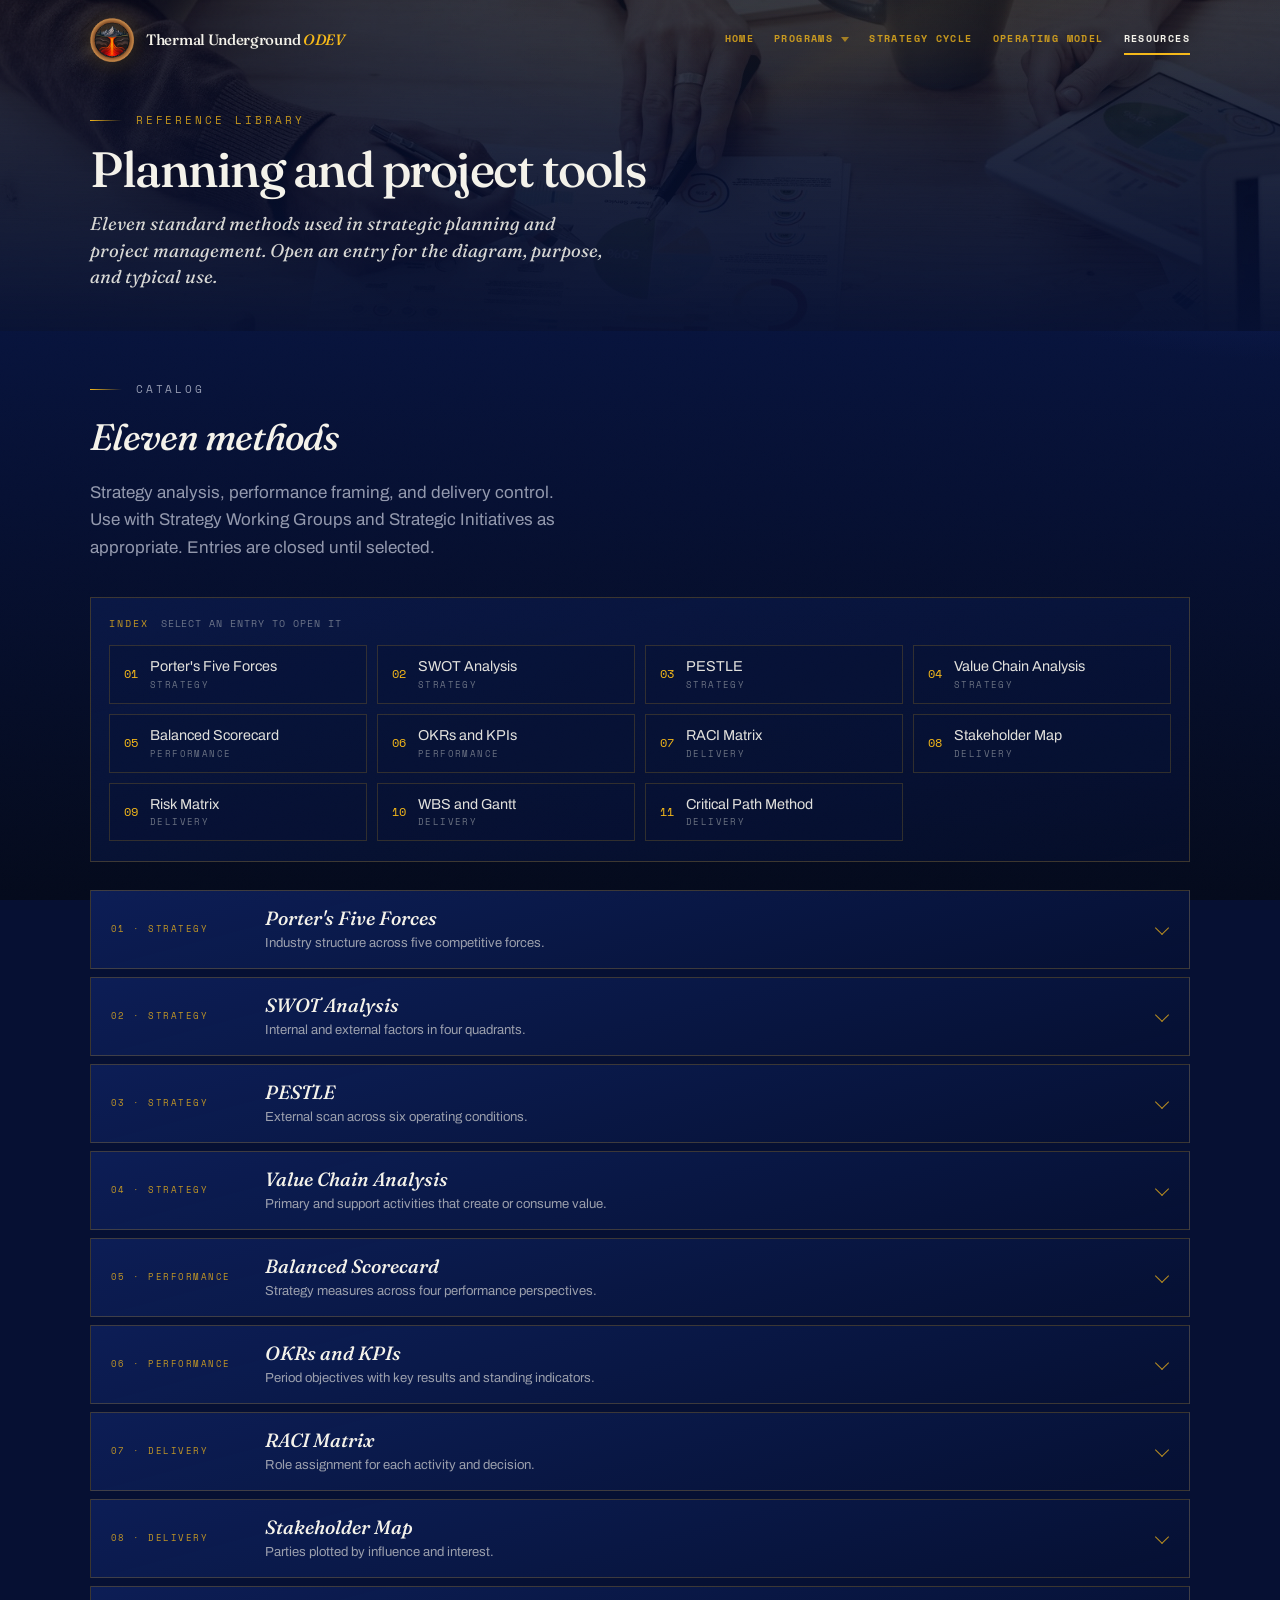
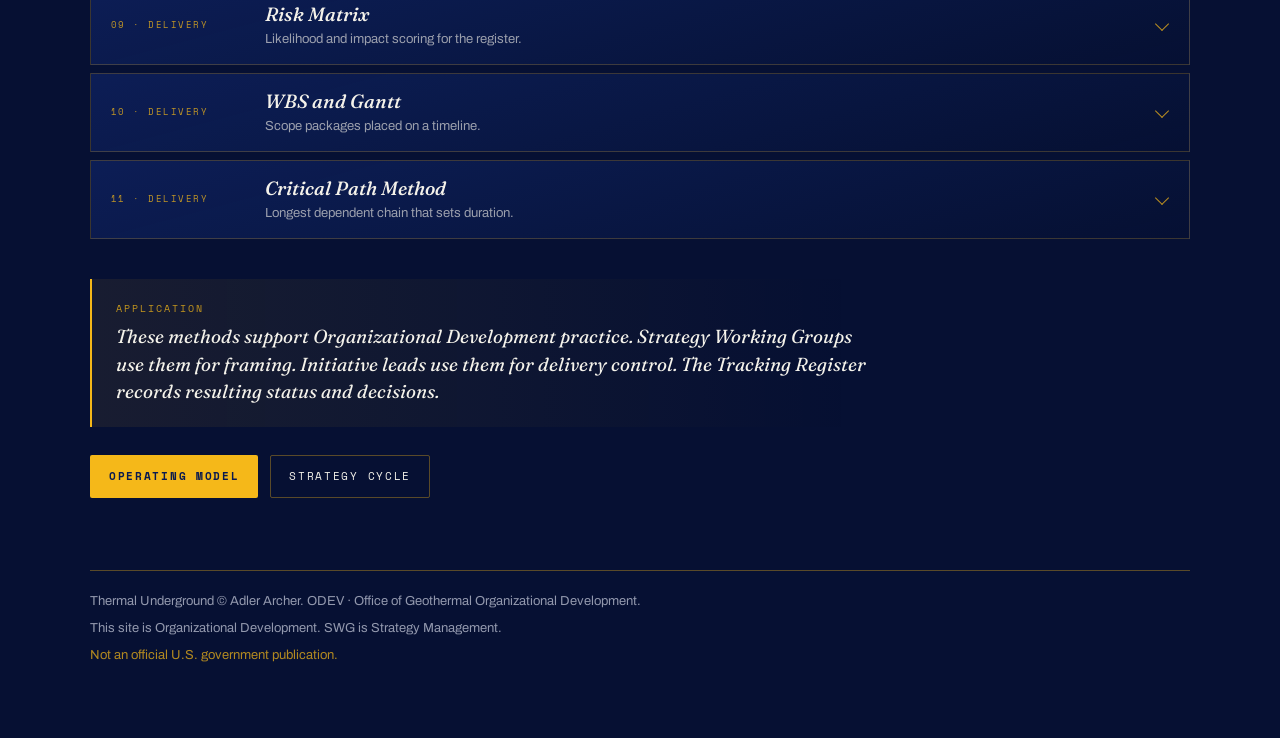
<file: resources/index.html>
<!DOCTYPE html>
<html lang="en">
<head>
<meta charset="utf-8">
<meta name="viewport" content="width=device-width, initial-scale=1">
<meta name="robots" content="noindex, nofollow">
<title>Resources · ODEV</title>
<link rel="preconnect" href="https://fonts.googleapis.com">
<link rel="preconnect" href="https://fonts.gstatic.com" crossorigin>
<link href="https://fonts.googleapis.com/css2?family=Archivo:wght@400;500;700&family=Fraunces:ital,opsz,wght@0,9..144,300;0,9..144,500;0,9..144,600;1,9..144,400;1,9..144,500;1,9..144,600&family=Space+Mono:wght@400;700&display=swap" rel="stylesheet">
<link rel="stylesheet" href="../styles.css?v=3">
</head>
<body class="inner">
<header class="mast">
  <div class="mast-photo" style="background-image:url('../images/workshop.jpg')" aria-hidden="true"></div>
  <div class="hero-atmos" aria-hidden="true"><div class="rays"></div></div>
  <div class="wrap">
    <div class="site-nav">
      <a class="brand" href="/">
        <img src="../thermal-underground-logo.png" width="44" height="44" alt="">
        <span class="brand-name">Thermal Underground <i>ODEV</i></span>
      </a>
      <nav aria-label="Primary">
        <a href="/">Home</a>
        <details class="nav-drop">
          <summary>Programs</summary>
          <div class="nav-menu">
            <a href="/programs/rd/"><span class="prog-code">R&amp;D</span><span class="prog-name">Research &amp; Development</span></a>
            <a href="/programs/pd/"><span class="prog-code">P&amp;D</span><span class="prog-name">Pilot &amp; Demonstration</span></a>
            <a href="/programs/csup/"><span class="prog-code">CSUP</span><span class="prog-name">Commercial Scale-Up</span></a>
            <a href="/programs/support/"><span class="prog-code">Support</span><span class="prog-name">HR · Ops · Finance · Communications</span></a>
          </div>
        </details>
        <a href="/cycle/">Strategy Cycle</a>
        <a href="/model/">Operating Model</a>
        <a href="/resources/" aria-current="page">Resources</a>
      </nav>
    </div>
    <div class="mast-copy">
      <p class="kicker">Reference library</p>
      <h1>Planning and project tools</h1>
      <p class="lede">Eleven standard methods used in strategic planning and project management. Open an entry for the diagram, purpose, and typical use.</p>
    </div>
  </div>
</header>

<main class="page wrap">
  <section class="section" style="padding-top:40px">
    <div class="section-intro">
      <p class="kicker">Catalog</p>
      <h2>Eleven methods</h2>
      <p>Strategy analysis, performance framing, and delivery control. Use with Strategy Working Groups and Strategic Initiatives as appropriate. Entries are closed until selected.</p>
    </div>

    <nav class="tool-index" aria-label="Method index">
      <p class="tool-index-head">Index <span>Select an entry to open it</span></p>
      <div class="tool-index-grid">
        <a class="tool-chip" href="#porters"><span class="chip-num">01</span><span class="chip-name">Porter's Five Forces</span><span class="chip-tag">Strategy</span></a>
        <a class="tool-chip" href="#swot"><span class="chip-num">02</span><span class="chip-name">SWOT Analysis</span><span class="chip-tag">Strategy</span></a>
        <a class="tool-chip" href="#pestle"><span class="chip-num">03</span><span class="chip-name">PESTLE</span><span class="chip-tag">Strategy</span></a>
        <a class="tool-chip" href="#value-chain"><span class="chip-num">04</span><span class="chip-name">Value Chain Analysis</span><span class="chip-tag">Strategy</span></a>
        <a class="tool-chip" href="#scorecard"><span class="chip-num">05</span><span class="chip-name">Balanced Scorecard</span><span class="chip-tag">Performance</span></a>
        <a class="tool-chip" href="#okrs"><span class="chip-num">06</span><span class="chip-name">OKRs and KPIs</span><span class="chip-tag">Performance</span></a>
        <a class="tool-chip" href="#raci"><span class="chip-num">07</span><span class="chip-name">RACI Matrix</span><span class="chip-tag">Delivery</span></a>
        <a class="tool-chip" href="#stakeholders"><span class="chip-num">08</span><span class="chip-name">Stakeholder Map</span><span class="chip-tag">Delivery</span></a>
        <a class="tool-chip" href="#risk"><span class="chip-num">09</span><span class="chip-name">Risk Matrix</span><span class="chip-tag">Delivery</span></a>
        <a class="tool-chip" href="#wbs"><span class="chip-num">10</span><span class="chip-name">WBS and Gantt</span><span class="chip-tag">Delivery</span></a>
        <a class="tool-chip" href="#cpm"><span class="chip-num">11</span><span class="chip-name">Critical Path Method</span><span class="chip-tag">Delivery</span></a>
      </div>
    </nav>

    <div class="tool-list">

      <details class="tool-card" id="porters" style="--i:0">
        <summary>
          <span class="tool-num">01 · Strategy</span>
          <h3>Porter's Five Forces</h3>
          <p class="tool-one">Industry structure across five competitive forces.</p>
        </summary>
        <div class="tool-body">
          <figure class="tool-figure">
            <div class="tool-viz">
              <svg class="diagram" viewBox="0 0 420 260" aria-hidden="true">
                <text class="dg-h" x="8" y="16">FIVE FORCES ON INDUSTRY STRUCTURE</text>
                <path class="ln dg-draw" pathLength="1" style="--d:0" d="M8 24H412"/>
                <g class="dg-rise" style="--d:1"><rect class="bx" x="140" y="32" width="140" height="40"/></g>
                <g class="dg-rise" style="--d:2"><rect class="bx" x="8" y="120" width="110" height="40"/></g>
                <g class="dg-rise" style="--d:3"><rect class="bx" x="302" y="120" width="110" height="40"/></g>
                <g class="dg-rise" style="--d:4"><rect class="bx" x="140" y="200" width="140" height="40"/></g>
                <g class="dg-rise" style="--d:0"><rect class="bx-key" x="155" y="112" width="110" height="56"/></g>
                <circle class="dg-halo" cx="210" cy="140" r="46" fill="none" stroke="rgba(245,184,25,.5)" stroke-width="1"/>
                <path class="ln dg-draw" pathLength="1" style="--d:5" d="M210 72V99M210 200V181M118 140H140M302 140H280"/>
                <g class="arrow dg-fade" style="--d:6">
                  <polygon points="210,110 204,99 216,99"/>
                  <polygon points="210,170 204,181 216,181"/>
                  <polygon points="151,140 140,134 140,146"/>
                  <polygon points="269,140 280,134 280,146"/>
                </g>
                <g class="dg-fade" style="--d:1">
                  <text class="dg-t" x="210" y="56" text-anchor="middle">NEW ENTRANTS</text>
                  <text class="dg-t" x="63" y="144" text-anchor="middle">SUPPLIER POWER</text>
                  <text class="dg-t" x="357" y="144" text-anchor="middle">BUYER POWER</text>
                  <text class="dg-t" x="210" y="224" text-anchor="middle">SUBSTITUTES</text>
                </g>
                <g class="dg-fade" style="--d:0">
                  <text class="dg-k" x="210" y="135" text-anchor="middle">COMPETITIVE</text>
                  <text class="dg-k" x="210" y="152" text-anchor="middle">RIVALRY</text>
                </g>
              </svg>
            </div>
            <figcaption>Figure 01. Four external forces bearing on competitive rivalry.</figcaption>
          </figure>
          <div class="tool-copy">
            <p>Industry structure analysis across rivalry, supplier power, buyer power, threat of new entrants, and threat of substitutes. Used to judge competitive pressure and where strategy must defend or advance.</p>
            <ul>
              <li>Map each force for the relevant market or mission area</li>
              <li>Rate intensity and note structural drivers</li>
              <li>Identify implications for positioning and partnerships</li>
            </ul>
          </div>
        </div>
      </details>

      <details class="tool-card" id="swot" style="--i:1">
        <summary>
          <span class="tool-num">02 · Strategy</span>
          <h3>SWOT Analysis</h3>
          <p class="tool-one">Internal and external factors in four quadrants.</p>
        </summary>
        <div class="tool-body">
          <figure class="tool-figure">
            <div class="tool-viz">
              <svg class="diagram" viewBox="0 0 420 260" aria-hidden="true">
                <text class="dg-h" x="8" y="16">INTERNAL AND EXTERNAL FACTORS</text>
                <path class="ln dg-draw" pathLength="1" style="--d:0" d="M8 24H412"/>
                <g>
                  <rect class="dg-tint" style="--d:0" x="44" y="46" width="184" height="102" fill="rgba(245,184,25,.14)"/>
                  <rect class="dg-tint" style="--d:2" x="228" y="46" width="184" height="102" fill="rgba(245,184,25,.06)"/>
                  <rect class="dg-tint" style="--d:4" x="44" y="148" width="184" height="102" fill="rgba(245,184,25,.10)"/>
                  <rect class="dg-tint" style="--d:6" x="228" y="148" width="184" height="102" fill="rgba(245,184,25,.05)"/>
                </g>
                <path class="ln dg-draw" pathLength="1" style="--d:1" d="M44 46H412V250H44ZM228 46V250M44 148H412"/>
                <g class="dg-fade" style="--d:2">
                  <text class="dg-a" x="136" y="38" text-anchor="middle">HELPFUL</text>
                  <text class="dg-a" x="320" y="38" text-anchor="middle">HARMFUL</text>
                  <text class="dg-a" x="18" y="97" text-anchor="middle" transform="rotate(-90 18 97)">INTERNAL</text>
                  <text class="dg-a" x="18" y="199" text-anchor="middle" transform="rotate(-90 18 199)">EXTERNAL</text>
                </g>
                <g class="dg-rise" style="--d:0"><text class="dg-big" x="70" y="108">S</text><text class="dg-t" x="104" y="104">STRENGTHS</text></g>
                <g class="dg-rise" style="--d:2"><text class="dg-big" x="254" y="108">W</text><text class="dg-t" x="290" y="104">WEAKNESSES</text></g>
                <g class="dg-rise" style="--d:4"><text class="dg-big" x="70" y="210">O</text><text class="dg-t" x="104" y="206">OPPORTUNITIES</text></g>
                <g class="dg-rise" style="--d:6"><text class="dg-big" x="254" y="210">T</text><text class="dg-t" x="290" y="206">THREATS</text></g>
              </svg>
            </div>
            <figcaption>Figure 02. Four quadrants formed by origin and effect.</figcaption>
          </figure>
          <div class="tool-copy">
            <p>Organizes internal strengths and weaknesses against external opportunities and threats. Provides a shared baseline before choosing initiatives or portfolio adjustments.</p>
            <ul>
              <li>Separate facts from judgments</li>
              <li>Cross-match strengths to opportunities and weaknesses to threats</li>
              <li>Convert findings into decision questions for leadership</li>
            </ul>
          </div>
        </div>
      </details>

      <details class="tool-card" id="pestle" style="--i:2">
        <summary>
          <span class="tool-num">03 · Strategy</span>
          <h3>PESTLE</h3>
          <p class="tool-one">External scan across six operating conditions.</p>
        </summary>
        <div class="tool-body">
          <figure class="tool-figure">
            <div class="tool-viz">
              <svg class="diagram" viewBox="0 0 420 260" aria-hidden="true">
                <text class="dg-h" x="8" y="16">EXTERNAL CONDITIONS SCAN</text>
                <path class="ln dg-draw" pathLength="1" style="--d:0" d="M8 24H412"/>
                <g class="dg-rise" style="--d:0"><rect class="bx" x="8" y="36" width="132" height="104"/></g>
                <g class="dg-rise" style="--d:1"><rect class="bx" x="144" y="36" width="132" height="104"/></g>
                <g class="dg-rise" style="--d:2"><rect class="bx" x="280" y="36" width="132" height="104"/></g>
                <g class="dg-rise" style="--d:3"><rect class="bx" x="8" y="148" width="132" height="104"/></g>
                <g class="dg-rise" style="--d:4"><rect class="bx" x="144" y="148" width="132" height="104"/></g>
                <g class="dg-rise" style="--d:5"><rect class="bx" x="280" y="148" width="132" height="104"/></g>
                <rect class="dg-glow" x="144" y="36" width="132" height="104" fill="rgba(245,184,25,.12)"/>
                <g class="dg-fade" style="--d:0"><text class="dg-big" x="74" y="92" text-anchor="middle">P</text><rect class="dg-bar" style="--d:0" x="54" y="100" width="40" height="3" fill="#F5B819"/><text class="dg-t" x="74" y="122" text-anchor="middle">POLITICAL</text></g>
                <g class="dg-fade" style="--d:1"><text class="dg-big" x="210" y="92" text-anchor="middle">E</text><rect class="dg-bar" style="--d:1" x="190" y="100" width="40" height="3" fill="#F5B819"/><text class="dg-t" x="210" y="122" text-anchor="middle">ECONOMIC</text></g>
                <g class="dg-fade" style="--d:2"><text class="dg-big" x="346" y="92" text-anchor="middle">S</text><rect class="dg-bar" style="--d:2" x="326" y="100" width="40" height="3" fill="#F5B819"/><text class="dg-t" x="346" y="122" text-anchor="middle">SOCIAL</text></g>
                <g class="dg-fade" style="--d:3"><text class="dg-big" x="74" y="204" text-anchor="middle">T</text><rect class="dg-bar" style="--d:3" x="54" y="212" width="40" height="3" fill="#F5B819"/><text class="dg-t" x="74" y="234" text-anchor="middle">TECHNOLOGICAL</text></g>
                <g class="dg-fade" style="--d:4"><text class="dg-big" x="210" y="204" text-anchor="middle">L</text><rect class="dg-bar" style="--d:4" x="190" y="212" width="40" height="3" fill="#F5B819"/><text class="dg-t" x="210" y="234" text-anchor="middle">LEGAL</text></g>
                <g class="dg-fade" style="--d:5"><text class="dg-big" x="346" y="204" text-anchor="middle">E</text><rect class="dg-bar" style="--d:5" x="326" y="212" width="40" height="3" fill="#F5B819"/><text class="dg-t" x="346" y="234" text-anchor="middle">ENVIRONMENTAL</text></g>
              </svg>
            </div>
            <figcaption>Figure 03. Six external condition classes reviewed in sequence.</figcaption>
          </figure>
          <div class="tool-copy">
            <p>Scans political, economic, social, technological, legal, and environmental conditions that shape the operating environment. Complements SWOT by focusing on external drivers.</p>
            <ul>
              <li>List material factors under each letter</li>
              <li>Note time horizon and certainty</li>
              <li>Flag factors that require monitoring or scenario work</li>
            </ul>
          </div>
        </div>
      </details>

      <details class="tool-card" id="value-chain" style="--i:3">
        <summary>
          <span class="tool-num">04 · Strategy</span>
          <h3>Value Chain Analysis</h3>
          <p class="tool-one">Primary and support activities that create or consume value.</p>
        </summary>
        <div class="tool-body">
          <figure class="tool-figure">
            <div class="tool-viz">
              <svg class="diagram" viewBox="0 0 420 260" aria-hidden="true">
                <text class="dg-h" x="8" y="16">PRIMARY AND SUPPORT ACTIVITIES</text>
                <path class="ln dg-draw" pathLength="1" style="--d:0" d="M8 24H412"/>
                <g class="dg-rise" style="--d:0"><rect class="bx-soft" x="8" y="32" width="404" height="28"/></g>
                <g class="dg-rise" style="--d:1"><rect class="bx-soft" x="8" y="62" width="404" height="28"/></g>
                <g class="dg-fade" style="--d:1">
                  <text class="dg-t" x="210" y="51" text-anchor="middle">FIRM INFRASTRUCTURE AND FINANCE</text>
                  <text class="dg-t" x="210" y="81" text-anchor="middle">HUMAN RESOURCES · TECHNOLOGY · PROCUREMENT</text>
                </g>
                <g class="dg-rise" style="--d:2"><rect class="bx-key" x="6" y="104" width="78" height="86"/></g>
                <g class="dg-rise" style="--d:3"><rect class="bx-key" x="88" y="104" width="78" height="86"/></g>
                <g class="dg-rise" style="--d:4"><rect class="bx-key" x="170" y="104" width="78" height="86"/></g>
                <g class="dg-rise" style="--d:5"><rect class="bx-key" x="252" y="104" width="78" height="86"/></g>
                <g class="dg-rise" style="--d:6"><rect class="bx-key" x="334" y="104" width="78" height="86"/></g>
                <g class="dg-fade" style="--d:4">
                  <text class="dg-n" x="45" y="128" text-anchor="middle">01</text><text class="dg-t" x="45" y="154" text-anchor="middle">INBOUND</text>
                  <text class="dg-n" x="127" y="128" text-anchor="middle">02</text><text class="dg-t" x="127" y="154" text-anchor="middle">OPERATIONS</text>
                  <text class="dg-n" x="209" y="128" text-anchor="middle">03</text><text class="dg-t" x="209" y="154" text-anchor="middle">OUTBOUND</text>
                  <text class="dg-n" x="291" y="128" text-anchor="middle">04</text><text class="dg-t" x="291" y="154" text-anchor="middle">MARKETING</text>
                  <text class="dg-n" x="373" y="128" text-anchor="middle">05</text><text class="dg-t" x="373" y="154" text-anchor="middle">SERVICE</text>
                </g>
                <g fill="#F5B819">
                  <rect class="dg-bar" style="--d:0" x="20" y="170" width="50" height="4"/>
                  <rect class="dg-bar" style="--d:1" x="102" y="170" width="50" height="4"/>
                  <rect class="dg-bar" style="--d:2" x="184" y="170" width="50" height="4"/>
                  <rect class="dg-bar" style="--d:3" x="266" y="170" width="50" height="4"/>
                  <rect class="dg-bar" style="--d:4" x="348" y="170" width="50" height="4"/>
                </g>
                <path class="ln dg-draw" pathLength="1" style="--d:7" d="M6 208H378"/>
                <g class="dg-fade" style="--d:8"><path class="ln-flow dg-flow" d="M6 208H378"/><polygon class="arrow" points="392,208 378,201 378,215"/></g>
                <text class="dg-k dg-fade" style="--d:8" x="368" y="196" text-anchor="middle">MARGIN</text>
                <text class="dg-f dg-fade" style="--d:9" x="6" y="234">MARGIN IS WHAT REMAINS AFTER ACTIVITY COST</text>
              </svg>
            </div>
            <figcaption>Figure 04. Support activities above, primary activities in sequence.</figcaption>
          </figure>
          <div class="tool-copy">
            <p>Decomposes primary and support activities to locate where value is created, where cost accumulates, and where handoffs fail. Useful for process redesign and partnership design.</p>
            <ul>
              <li>Map activities from input through delivery</li>
              <li>Identify cost and quality drivers at each step</li>
              <li>Target interventions where leverage is highest</li>
            </ul>
          </div>
        </div>
      </details>

      <details class="tool-card" id="scorecard" style="--i:4">
        <summary>
          <span class="tool-num">05 · Performance</span>
          <h3>Balanced Scorecard</h3>
          <p class="tool-one">Strategy measures across four performance perspectives.</p>
        </summary>
        <div class="tool-body">
          <figure class="tool-figure">
            <div class="tool-viz">
              <svg class="diagram" viewBox="0 0 420 260" aria-hidden="true">
                <text class="dg-h" x="8" y="16">FOUR PERSPECTIVES ON STRATEGY</text>
                <path class="ln dg-draw" pathLength="1" style="--d:0" d="M8 24H412"/>
                <g class="dg-rise" style="--d:0"><rect class="bx" x="8" y="32" width="200" height="108"/></g>
                <g class="dg-rise" style="--d:1"><rect class="bx" x="212" y="32" width="200" height="108"/></g>
                <g class="dg-rise" style="--d:2"><rect class="bx" x="8" y="144" width="200" height="108"/></g>
                <g class="dg-rise" style="--d:3"><rect class="bx" x="212" y="144" width="200" height="108"/></g>
                <g class="dg-fade" style="--d:2">
                  <text class="dg-k" x="26" y="60">FINANCIAL</text>
                  <text class="dg-k" x="394" y="60" text-anchor="end">STAKEHOLDER</text>
                  <text class="dg-k" x="26" y="192">INTERNAL PROCESS</text>
                  <text class="dg-k" x="394" y="192" text-anchor="end">LEARNING AND GROWTH</text>
                </g>
                <g>
                  <rect class="track" x="26" y="72" width="140" height="9"/>
                  <rect class="track" x="254" y="72" width="140" height="9"/>
                  <rect class="track" x="26" y="200" width="140" height="9"/>
                  <rect class="track" x="254" y="200" width="140" height="9"/>
                </g>
                <g fill="#F5B819">
                  <rect class="dg-bar" style="--d:0" x="26" y="72" width="112" height="9"/>
                  <rect class="dg-bar" style="--d:1" x="254" y="72" width="90" height="9"/>
                  <rect class="dg-bar" style="--d:2" x="26" y="200" width="127" height="9"/>
                  <rect class="dg-bar" style="--d:3" x="254" y="200" width="71" height="9"/>
                </g>
                <g class="dg-fade" style="--d:5">
                  <text class="dg-f" x="26" y="97">COST PER UNIT</text>
                  <text class="dg-f" x="394" y="97" text-anchor="end">SERVICE LEVEL</text>
                  <text class="dg-f" x="26" y="225">CYCLE TIME</text>
                  <text class="dg-f" x="394" y="225" text-anchor="end">STAFF CAPABILITY</text>
                </g>
                <circle class="dg-halo" cx="210" cy="142" r="34" fill="none" stroke="rgba(245,184,25,.45)" stroke-width="1"/>
                <g class="dg-rise" style="--d:6">
                  <circle cx="210" cy="142" r="34" fill="#061033" stroke="#F5B819" stroke-width="1.6"/>
                  <text class="dg-hub" x="210" y="146" text-anchor="middle">STRATEGY</text>
                </g>
              </svg>
            </div>
            <figcaption>Figure 05. One measure set per perspective, linked to strategy.</figcaption>
          </figure>
          <div class="tool-copy">
            <p>Links strategy to measures across financial, customer or stakeholder, internal process, and learning perspectives. Prevents single-metric management.</p>
            <ul>
              <li>Select a small set of measures per perspective</li>
              <li>Define targets and data sources</li>
              <li>Review cause-and-effect links among perspectives</li>
            </ul>
          </div>
        </div>
      </details>

      <details class="tool-card" id="okrs" style="--i:5">
        <summary>
          <span class="tool-num">06 · Performance</span>
          <h3>OKRs and KPIs</h3>
          <p class="tool-one">Period objectives with key results and standing indicators.</p>
        </summary>
        <div class="tool-body">
          <figure class="tool-figure">
            <div class="tool-viz">
              <svg class="diagram" viewBox="0 0 420 260" aria-hidden="true">
                <text class="dg-h" x="8" y="16">OBJECTIVE, KEY RESULTS, INDICATORS</text>
                <path class="ln dg-draw" pathLength="1" style="--d:0" d="M8 24H412"/>
                <g class="dg-rise" style="--d:0"><rect class="bx-key" x="8" y="32" width="404" height="46"/></g>
                <g class="dg-fade" style="--d:1">
                  <text class="dg-n" x="22" y="52">OBJECTIVE</text>
                  <text class="dg-t" x="22" y="68">RAISE PILOT THROUGHPUT WITHIN THE CYCLE</text>
                </g>
                <g class="dg-fade" style="--d:2">
                  <text class="dg-t" x="8" y="92">THREE FIELD TESTS COMPLETED</text>
                  <text class="dg-t" x="8" y="138">TWO PARTNERS UNDER AGREEMENT</text>
                  <text class="dg-t" x="8" y="184">CYCLE TIME REDUCED BY A FIFTH</text>
                </g>
                <g>
                  <rect class="track" x="8" y="100" width="344" height="13"/>
                  <rect class="track" x="8" y="146" width="344" height="13"/>
                  <rect class="track" x="8" y="192" width="344" height="13"/>
                </g>
                <g fill="#F5B819">
                  <rect class="dg-bar" style="--d:0" x="8" y="100" width="241" height="13"/>
                  <rect class="dg-bar" style="--d:1" x="8" y="146" width="155" height="13"/>
                  <rect class="dg-bar" style="--d:2" x="8" y="192" width="86" height="13"/>
                </g>
                <g class="dg-fade" style="--d:4">
                  <text class="dg-k" x="412" y="111" text-anchor="end">70%</text>
                  <text class="dg-k" x="412" y="157" text-anchor="end">45%</text>
                  <text class="dg-k" x="412" y="203" text-anchor="end">25%</text>
                </g>
                <path class="ln dg-draw" pathLength="1" style="--d:6" d="M8 226H412"/>
                <text class="dg-f dg-fade" style="--d:7" x="8" y="244">INDICATORS TRACK STANDING OPERATIONAL HEALTH</text>
              </svg>
            </div>
            <figcaption>Figure 06. One objective, three key results, with indicators below.</figcaption>
          </figure>
          <div class="tool-copy">
            <p>Objectives and Key Results set directional aims with measurable outcomes. Key Performance Indicators track ongoing health. Used together to separate ambition from routine monitoring.</p>
            <ul>
              <li>Write one clear objective for the period</li>
              <li>Attach three to five measurable key results</li>
              <li>Keep KPIs for standing operational signals</li>
            </ul>
          </div>
        </div>
      </details>

      <details class="tool-card" id="raci" style="--i:6">
        <summary>
          <span class="tool-num">07 · Delivery</span>
          <h3>RACI Matrix</h3>
          <p class="tool-one">Role assignment for each activity and decision.</p>
        </summary>
        <div class="tool-body">
          <figure class="tool-figure">
            <div class="tool-viz">
              <svg class="diagram" viewBox="0 0 420 260" aria-hidden="true">
                <text class="dg-h" x="8" y="16">ROLE ASSIGNMENT BY ACTIVITY</text>
                <path class="ln dg-draw" pathLength="1" style="--d:0" d="M8 24H412"/>
                <g class="dg-fade" style="--d:0">
                  <text class="dg-a" x="199" y="46" text-anchor="middle">LEAD</text>
                  <text class="dg-a" x="260" y="46" text-anchor="middle">OPS</text>
                  <text class="dg-a" x="321" y="46" text-anchor="middle">PARTNER</text>
                  <text class="dg-a" x="382" y="46" text-anchor="middle">BOARD</text>
                </g>
                <path class="ln dg-draw" pathLength="1" style="--d:1" d="M8 52H412M8 104H412M8 156H412M8 208H412M168 34V208M229 34V208M290 34V208M351 34V208"/>
                <g class="dg-fade" style="--d:2">
                  <text class="dg-t" x="8" y="82">SCOPE APPROVAL</text>
                  <text class="dg-t" x="8" y="134">TEST EXECUTION</text>
                  <text class="dg-t" x="8" y="186">STATUS REPORTING</text>
                </g>
                <g>
                  <rect class="bx-key dg-tint" style="--d:0" x="183" y="64" width="32" height="26"/>
                  <rect class="bx-key dg-tint" style="--d:2" x="244" y="116" width="32" height="26"/>
                  <rect class="bx-key dg-tint" style="--d:4" x="366" y="168" width="32" height="26"/>
                </g>
                <rect class="dg-glow" x="183" y="64" width="32" height="26" fill="rgba(245,184,25,.16)"/>
                <g class="dg-fade" style="--d:4">
                  <text class="dg-mid" x="199" y="86" text-anchor="middle">A</text>
                  <text class="dg-mid" x="260" y="86" text-anchor="middle">R</text>
                  <text class="dg-mid" x="321" y="86" text-anchor="middle">C</text>
                  <text class="dg-mid" x="382" y="86" text-anchor="middle">I</text>
                  <text class="dg-mid" x="199" y="138" text-anchor="middle">C</text>
                  <text class="dg-mid" x="260" y="138" text-anchor="middle">A</text>
                  <text class="dg-mid" x="321" y="138" text-anchor="middle">R</text>
                  <text class="dg-mid" x="382" y="138" text-anchor="middle">I</text>
                  <text class="dg-mid" x="199" y="190" text-anchor="middle">R</text>
                  <text class="dg-mid" x="260" y="190" text-anchor="middle">C</text>
                  <text class="dg-mid" x="321" y="190" text-anchor="middle">I</text>
                  <text class="dg-mid" x="382" y="190" text-anchor="middle">A</text>
                </g>
                <text class="dg-f dg-fade" style="--d:6" x="8" y="238">R RESPONSIBLE · A ACCOUNTABLE · C CONSULTED · I INFORMED</text>
              </svg>
            </div>
            <figcaption>Figure 07. Activities as rows, roles as columns, one accountable owner per row.</figcaption>
          </figure>
          <div class="tool-copy">
            <p>Assigns Responsible, Accountable, Consulted, and Informed roles for each activity. Clarifies ownership before work starts and reduces duplicate effort.</p>
            <ul>
              <li>List decisions and deliverables as rows</li>
              <li>Assign one Accountable owner per row</li>
              <li>Limit Consulted and Informed to those who need the signal</li>
            </ul>
          </div>
        </div>
      </details>

      <details class="tool-card" id="stakeholders" style="--i:7">
        <summary>
          <span class="tool-num">08 · Delivery</span>
          <h3>Stakeholder Map</h3>
          <p class="tool-one">Parties plotted by influence and interest.</p>
        </summary>
        <div class="tool-body">
          <figure class="tool-figure">
            <div class="tool-viz">
              <svg class="diagram" viewBox="0 0 420 260" aria-hidden="true">
                <text class="dg-h" x="8" y="16">INFLUENCE AND INTEREST</text>
                <path class="ln dg-draw" pathLength="1" style="--d:0" d="M8 24H412"/>
                <path class="ln dg-draw" pathLength="1" style="--d:1" d="M46 34V222H404"/>
                <path class="ln-dash dg-fade" style="--d:3" d="M225 34V222M46 128H404"/>
                <g class="dg-fade" style="--d:4">
                  <text class="dg-a" x="56" y="48">KEEP SATISFIED</text>
                  <text class="dg-a" x="394" y="48" text-anchor="end">MANAGE CLOSELY</text>
                  <text class="dg-a" x="56" y="146">MONITOR</text>
                  <text class="dg-a" x="394" y="146" text-anchor="end">KEEP INFORMED</text>
                </g>
                <circle class="dg-halo" cx="318" cy="84" r="19" fill="none" stroke="rgba(245,184,25,.55)" stroke-width="1.2"/>
                <g class="dg-rise" style="--d:0"><circle class="dg-pulse" cx="318" cy="84" r="19" fill="rgba(245,184,25,.34)" stroke="#F5B819" stroke-width="1.4"/></g>
                <g class="dg-rise" style="--d:2"><circle cx="262" cy="160" r="15" fill="rgba(245,184,25,.2)" stroke="#F5B819" stroke-width="1.2"/></g>
                <g class="dg-rise" style="--d:4"><circle cx="120" cy="82" r="13" fill="rgba(245,184,25,.16)" stroke="rgba(245,184,25,.7)" stroke-width="1.2"/></g>
                <g class="dg-rise" style="--d:6"><circle cx="150" cy="186" r="11" fill="rgba(245,184,25,.1)" stroke="rgba(245,184,25,.55)" stroke-width="1.2"/></g>
                <g class="dg-fade" style="--d:6">
                  <text class="dg-t" x="318" y="118" text-anchor="middle">SPONSOR</text>
                  <text class="dg-t" x="262" y="190" text-anchor="middle">PARTNERS</text>
                  <text class="dg-t" x="120" y="110" text-anchor="middle">REGULATOR</text>
                  <text class="dg-t" x="150" y="212" text-anchor="middle">VENDORS</text>
                </g>
                <g class="dg-fade" style="--d:8">
                  <text class="dg-a" x="225" y="246" text-anchor="middle">INTEREST</text>
                  <text class="dg-a" x="20" y="128" text-anchor="middle" transform="rotate(-90 20 128)">INFLUENCE</text>
                </g>
              </svg>
            </div>
            <figcaption>Figure 08. Engagement mode set by the quadrant a party falls in.</figcaption>
          </figure>
          <div class="tool-copy">
            <p>Plots parties by influence and interest to guide engagement cadence. Supports Strategy Working Groups that coordinate across offices and external partners.</p>
            <ul>
              <li>Identify parties affected by or affecting the work</li>
              <li>Place each on influence and interest axes</li>
              <li>Set engagement mode for each quadrant</li>
            </ul>
          </div>
        </div>
      </details>

      <details class="tool-card" id="risk" style="--i:8">
        <summary>
          <span class="tool-num">09 · Delivery</span>
          <h3>Risk Matrix</h3>
          <p class="tool-one">Likelihood and impact scoring for the register.</p>
        </summary>
        <div class="tool-body">
          <figure class="tool-figure">
            <div class="tool-viz">
              <svg class="diagram" viewBox="0 0 420 260" aria-hidden="true">
                <text class="dg-h" x="8" y="16">LIKELIHOOD AND IMPACT</text>
                <path class="ln dg-draw" pathLength="1" style="--d:0" d="M8 24H412"/>
                <g>
                  <rect class="dg-tint" style="--d:0" x="60" y="34" width="68" height="37" fill="rgba(245,184,25,.21)"/>
                  <rect class="dg-tint" style="--d:1" x="128" y="34" width="68" height="37" fill="rgba(245,184,25,.25)"/>
                  <rect class="dg-tint" style="--d:2" x="196" y="34" width="68" height="37" fill="rgba(245,184,25,.30)"/>
                  <rect class="dg-tint" style="--d:3" x="264" y="34" width="68" height="37" fill="rgba(245,184,25,.34)"/>
                  <rect class="dg-tint" style="--d:4" x="332" y="34" width="68" height="37" fill="rgba(245,184,25,.38)"/>
                  <rect class="dg-tint" style="--d:1" x="60" y="71" width="68" height="37" fill="rgba(245,184,25,.17)"/>
                  <rect class="dg-tint" style="--d:2" x="128" y="71" width="68" height="37" fill="rgba(245,184,25,.21)"/>
                  <rect class="dg-tint" style="--d:3" x="196" y="71" width="68" height="37" fill="rgba(245,184,25,.25)"/>
                  <rect class="dg-tint" style="--d:4" x="264" y="71" width="68" height="37" fill="rgba(245,184,25,.30)"/>
                  <rect class="dg-tint" style="--d:5" x="332" y="71" width="68" height="37" fill="rgba(245,184,25,.34)"/>
                  <rect class="dg-tint" style="--d:2" x="60" y="108" width="68" height="37" fill="rgba(245,184,25,.13)"/>
                  <rect class="dg-tint" style="--d:3" x="128" y="108" width="68" height="37" fill="rgba(245,184,25,.17)"/>
                  <rect class="dg-tint" style="--d:4" x="196" y="108" width="68" height="37" fill="rgba(245,184,25,.21)"/>
                  <rect class="dg-tint" style="--d:5" x="264" y="108" width="68" height="37" fill="rgba(245,184,25,.25)"/>
                  <rect class="dg-tint" style="--d:6" x="332" y="108" width="68" height="37" fill="rgba(245,184,25,.30)"/>
                  <rect class="dg-tint" style="--d:3" x="60" y="145" width="68" height="37" fill="rgba(245,184,25,.09)"/>
                  <rect class="dg-tint" style="--d:4" x="128" y="145" width="68" height="37" fill="rgba(245,184,25,.13)"/>
                  <rect class="dg-tint" style="--d:5" x="196" y="145" width="68" height="37" fill="rgba(245,184,25,.17)"/>
                  <rect class="dg-tint" style="--d:6" x="264" y="145" width="68" height="37" fill="rgba(245,184,25,.21)"/>
                  <rect class="dg-tint" style="--d:7" x="332" y="145" width="68" height="37" fill="rgba(245,184,25,.25)"/>
                  <rect class="dg-tint" style="--d:4" x="60" y="182" width="68" height="37" fill="rgba(245,184,25,.05)"/>
                  <rect class="dg-tint" style="--d:5" x="128" y="182" width="68" height="37" fill="rgba(245,184,25,.09)"/>
                  <rect class="dg-tint" style="--d:6" x="196" y="182" width="68" height="37" fill="rgba(245,184,25,.13)"/>
                  <rect class="dg-tint" style="--d:7" x="264" y="182" width="68" height="37" fill="rgba(245,184,25,.17)"/>
                  <rect class="dg-tint" style="--d:8" x="332" y="182" width="68" height="37" fill="rgba(245,184,25,.21)"/>
                </g>
                <path class="ln dg-draw" pathLength="1" style="--d:1" d="M60 34H400M60 71H400M60 108H400M60 145H400M60 182H400M60 219H400M60 34V219M128 34V219M196 34V219M264 34V219M332 34V219M400 34V219"/>
                <g class="dg-fade" style="--d:4">
                  <text class="dg-f" x="52" y="56" text-anchor="end">HIGH</text>
                  <text class="dg-f" x="52" y="205" text-anchor="end">LOW</text>
                  <text class="dg-a" x="18" y="126" text-anchor="middle" transform="rotate(-90 18 126)">LIKELIHOOD</text>
                  <text class="dg-f" x="94" y="236" text-anchor="middle">LOW</text>
                  <text class="dg-f" x="366" y="236" text-anchor="middle">HIGH</text>
                  <text class="dg-a" x="230" y="252" text-anchor="middle">IMPACT</text>
                </g>
                <circle class="dg-halo" cx="366" cy="52" r="11" fill="none" stroke="rgba(245,184,25,.6)" stroke-width="1.2"/>
                <g class="dg-rise" style="--d:8">
                  <circle class="dg-pulse" cx="366" cy="52" r="11" fill="#F5B819"/>
                  <text class="dg-in" x="366" y="56" text-anchor="middle">R1</text>
                </g>
                <g class="dg-rise" style="--d:9">
                  <circle cx="298" cy="126" r="10" fill="rgba(245,184,25,.88)"/>
                  <text class="dg-in" x="298" y="130" text-anchor="middle">R2</text>
                </g>
                <g class="dg-rise" style="--d:10">
                  <circle cx="162" cy="163" r="9" fill="rgba(245,184,25,.62)"/>
                  <text class="dg-in" x="162" y="167" text-anchor="middle">R3</text>
                </g>
              </svg>
            </div>
            <figcaption>Figure 09. Register entries plotted on a five by five scale.</figcaption>
          </figure>
          <div class="tool-copy">
            <p>Rates risks by likelihood and impact so the register can prioritize response. Aligns with Tracking Register practice for status, risks, and dependencies.</p>
            <ul>
              <li>Score likelihood and impact on a common scale</li>
              <li>Plot items and set ownership for high cells</li>
              <li>Record mitigation, contingency, and residual risk</li>
            </ul>
          </div>
        </div>
      </details>

      <details class="tool-card" id="wbs" style="--i:9">
        <summary>
          <span class="tool-num">10 · Delivery</span>
          <h3>WBS and Gantt</h3>
          <p class="tool-one">Scope packages placed on a timeline.</p>
        </summary>
        <div class="tool-body">
          <figure class="tool-figure">
            <div class="tool-viz">
              <svg class="diagram" viewBox="0 0 420 260" aria-hidden="true">
                <text class="dg-h" x="8" y="16">SCOPE PACKAGES ON A TIMELINE</text>
                <path class="ln dg-draw" pathLength="1" style="--d:0" d="M8 24H412"/>
                <g class="dg-rise" style="--d:0"><rect class="bx-key" x="160" y="32" width="100" height="28"/></g>
                <text class="dg-k dg-fade" style="--d:1" x="210" y="50" text-anchor="middle">PROJECT</text>
                <path class="ln dg-draw" pathLength="1" style="--d:2" d="M210 60V74M64 74H356M64 74V86M210 74V86M356 74V86"/>
                <g class="dg-rise" style="--d:3"><rect class="bx" x="14" y="86" width="100" height="28"/></g>
                <g class="dg-rise" style="--d:4"><rect class="bx" x="160" y="86" width="100" height="28"/></g>
                <g class="dg-rise" style="--d:5"><rect class="bx" x="306" y="86" width="100" height="28"/></g>
                <g class="dg-fade" style="--d:5">
                  <text class="dg-t" x="64" y="105" text-anchor="middle">WP 01</text>
                  <text class="dg-t" x="210" y="105" text-anchor="middle">WP 02</text>
                  <text class="dg-t" x="356" y="105" text-anchor="middle">WP 03</text>
                </g>
                <path class="ln-dash dg-fade" style="--d:6" d="M8 128H412"/>
                <g class="dg-fade" style="--d:7">
                  <text class="dg-f" x="132" y="150" text-anchor="middle">Q1</text>
                  <text class="dg-f" x="212" y="150" text-anchor="middle">Q2</text>
                  <text class="dg-f" x="292" y="150" text-anchor="middle">Q3</text>
                  <text class="dg-f" x="372" y="150" text-anchor="middle">Q4</text>
                </g>
                <path class="ln-dash dg-fade" style="--d:8" d="M92 156V232M172 156V232M252 156V232M332 156V232M412 156V232"/>
                <g class="dg-fade" style="--d:7">
                  <text class="dg-n" x="8" y="169">WP 01</text>
                  <text class="dg-n" x="8" y="195">WP 02</text>
                  <text class="dg-n" x="8" y="221">WP 03</text>
                </g>
                <g>
                  <rect class="track" x="92" y="160" width="320" height="12"/>
                  <rect class="track" x="92" y="186" width="320" height="12"/>
                  <rect class="track" x="92" y="212" width="320" height="12"/>
                </g>
                <g fill="#F5B819">
                  <rect class="dg-bar" style="--d:0" x="92" y="160" width="112" height="12"/>
                  <rect class="dg-bar" style="--d:1" x="172" y="186" width="160" height="12" opacity=".82"/>
                  <rect class="dg-bar" style="--d:2" x="252" y="212" width="120" height="12" opacity=".64"/>
                </g>
                <g class="dg-fade" style="--d:10"><polygon class="arrow dg-pulse" points="380,209 389,218 380,227 371,218"/></g>
                <text class="dg-f dg-fade" style="--d:11" x="8" y="248">MILESTONE MARKS PACKAGE EXIT FOR REVIEW</text>
              </svg>
            </div>
            <figcaption>Figure 10. Work packages above, the same packages scheduled below.</figcaption>
          </figure>
          <div class="tool-copy">
            <p>A Work Breakdown Structure decomposes scope into manageable packages. A Gantt chart places those packages on a timeline with dependencies and milestones.</p>
            <ul>
              <li>Break scope into work packages with clear exits</li>
              <li>Sequence packages and assign durations</li>
              <li>Display milestones for leadership review</li>
            </ul>
          </div>
        </div>
      </details>

      <details class="tool-card" id="cpm" style="--i:10">
        <summary>
          <span class="tool-num">11 · Delivery</span>
          <h3>Critical Path Method</h3>
          <p class="tool-one">Longest dependent chain that sets duration.</p>
        </summary>
        <div class="tool-body">
          <figure class="tool-figure">
            <div class="tool-viz">
              <svg class="diagram" viewBox="0 0 420 260" aria-hidden="true">
                <text class="dg-h" x="8" y="16">LONGEST DEPENDENT CHAIN</text>
                <path class="ln dg-draw" pathLength="1" style="--d:0" d="M8 24H412"/>
                <path class="ln-soft dg-draw" pathLength="1" style="--d:1" d="M68 146L98 186M156 195H186M244 186L274 146"/>
                <path class="ln-key dg-draw" pathLength="1" style="--d:2" d="M68 128L98 88M156 79H186M244 88L274 128M332 137H352"/>
                <g class="dg-fade" style="--d:8"><path class="ln-flow dg-flow" d="M68 128L98 88M156 79H186M244 88L274 128M332 137H352"/></g>
                <g class="dg-rise" style="--d:0"><rect class="bx-key" x="10" y="118" width="58" height="38" rx="2"/></g>
                <g class="dg-rise" style="--d:1"><rect class="bx-key" x="98" y="60" width="58" height="38" rx="2"/></g>
                <g class="dg-rise" style="--d:2"><rect class="bx-key" x="186" y="60" width="58" height="38" rx="2"/></g>
                <g class="dg-rise" style="--d:3"><rect class="bx-key" x="274" y="118" width="58" height="38" rx="2"/></g>
                <g class="dg-rise" style="--d:4"><rect class="bx-key" x="352" y="118" width="58" height="38" rx="2"/></g>
                <g class="dg-rise" style="--d:5"><rect class="bx-soft" x="98" y="176" width="58" height="38" rx="2"/></g>
                <g class="dg-rise" style="--d:6"><rect class="bx-soft" x="186" y="176" width="58" height="38" rx="2"/></g>
                <rect class="dg-glow" x="186" y="60" width="58" height="38" rx="2" fill="rgba(245,184,25,.18)"/>
                <g class="dg-fade" style="--d:4">
                  <text class="dg-mid" x="39" y="136" text-anchor="middle">S</text><text class="dg-f" x="39" y="151" text-anchor="middle">START</text>
                  <text class="dg-mid" x="127" y="78" text-anchor="middle">A</text><text class="dg-f" x="127" y="93" text-anchor="middle">6 DAYS</text>
                  <text class="dg-mid" x="215" y="78" text-anchor="middle">C</text><text class="dg-f" x="215" y="93" text-anchor="middle">8 DAYS</text>
                  <text class="dg-mid" x="303" y="136" text-anchor="middle">E</text><text class="dg-f" x="303" y="151" text-anchor="middle">5 DAYS</text>
                  <text class="dg-mid" x="381" y="136" text-anchor="middle">F</text><text class="dg-f" x="381" y="151" text-anchor="middle">FINISH</text>
                  <text class="dg-mid" x="127" y="194" text-anchor="middle">B</text><text class="dg-f" x="127" y="209" text-anchor="middle">3 DAYS</text>
                  <text class="dg-mid" x="215" y="194" text-anchor="middle">D</text><text class="dg-f" x="215" y="209" text-anchor="middle">4 DAYS</text>
                </g>
                <text class="dg-f dg-fade" style="--d:9" x="8" y="250">CRITICAL PATH IS 19 DAYS · LOWER CHAIN HAS FLOAT</text>
              </svg>
            </div>
            <figcaption>Figure 11. Upper chain is critical, lower chain carries float.</figcaption>
          </figure>
          <div class="tool-copy">
            <p>Identifies the longest dependent chain of activities that determines project duration. Shows where delay is consequential and where float exists.</p>
            <ul>
              <li>List activities, durations, and predecessors</li>
              <li>Compute earliest and latest start and finish</li>
              <li>Protect the critical path with active oversight</li>
            </ul>
          </div>
        </div>
      </details>

    </div>

    <div class="takeaway" style="margin-top:40px">
      <strong>Application</strong>
      <p>These methods support Organizational Development practice. Strategy Working Groups use them for framing. Initiative leads use them for delivery control. The Tracking Register records resulting status and decisions.</p>
    </div>

    <div class="cta-row" style="margin-top:28px">
      <a class="btn btn-primary" href="/model/">Operating model</a>
      <a class="btn btn-ghost" href="/cycle/">Strategy cycle</a>
    </div>
  </section>

  <footer>
    <p>Thermal Underground © Adler Archer. ODEV · Office of Geothermal Organizational Development.</p>
    <p>This site is Organizational Development. SWG is Strategy Management.</p>
    <p class="disclosure-glow">Not an official U.S. government publication.</p>
  </footer>
</main>
<script>
(function () {
  var reduce = window.matchMedia && window.matchMedia("(prefers-reduced-motion: reduce)").matches;
  var chips = Array.prototype.slice.call(document.querySelectorAll(".tool-chip"));

  function markActive(id) {
    chips.forEach(function (chip) {
      var on = chip.getAttribute("href") === "#" + id;
      chip.classList.toggle("is-active", on);
      if (on) { chip.setAttribute("aria-current", "true"); }
      else { chip.removeAttribute("aria-current"); }
    });
  }

  function reveal(id, scroll) {
    var card = document.getElementById(id);
    if (!card || card.tagName !== "DETAILS") { return; }
    card.open = true;
    markActive(id);
    if (scroll) {
      card.scrollIntoView({ behavior: reduce ? "auto" : "smooth", block: "start" });
    }
  }

  chips.forEach(function (chip) {
    chip.addEventListener("click", function (event) {
      var id = chip.getAttribute("href").replace(/^#/, "");
      if (!document.getElementById(id)) { return; }
      event.preventDefault();
      reveal(id, true);
      if (history.replaceState) { history.replaceState(null, "", "#" + id); }
    });
  });

  document.querySelectorAll(".tool-card").forEach(function (card) {
    card.addEventListener("toggle", function () {
      if (card.open) { markActive(card.id); }
      else if (card.classList.contains("is-active")) { markActive(""); }
    });
  });

  function openFromHash() {
    var id = location.hash.replace(/^#/, "");
    if (id) { reveal(id, false); }
  }

  openFromHash();
  window.addEventListener("hashchange", openFromHash);
})();
</script>
</body>
</html>
</file>
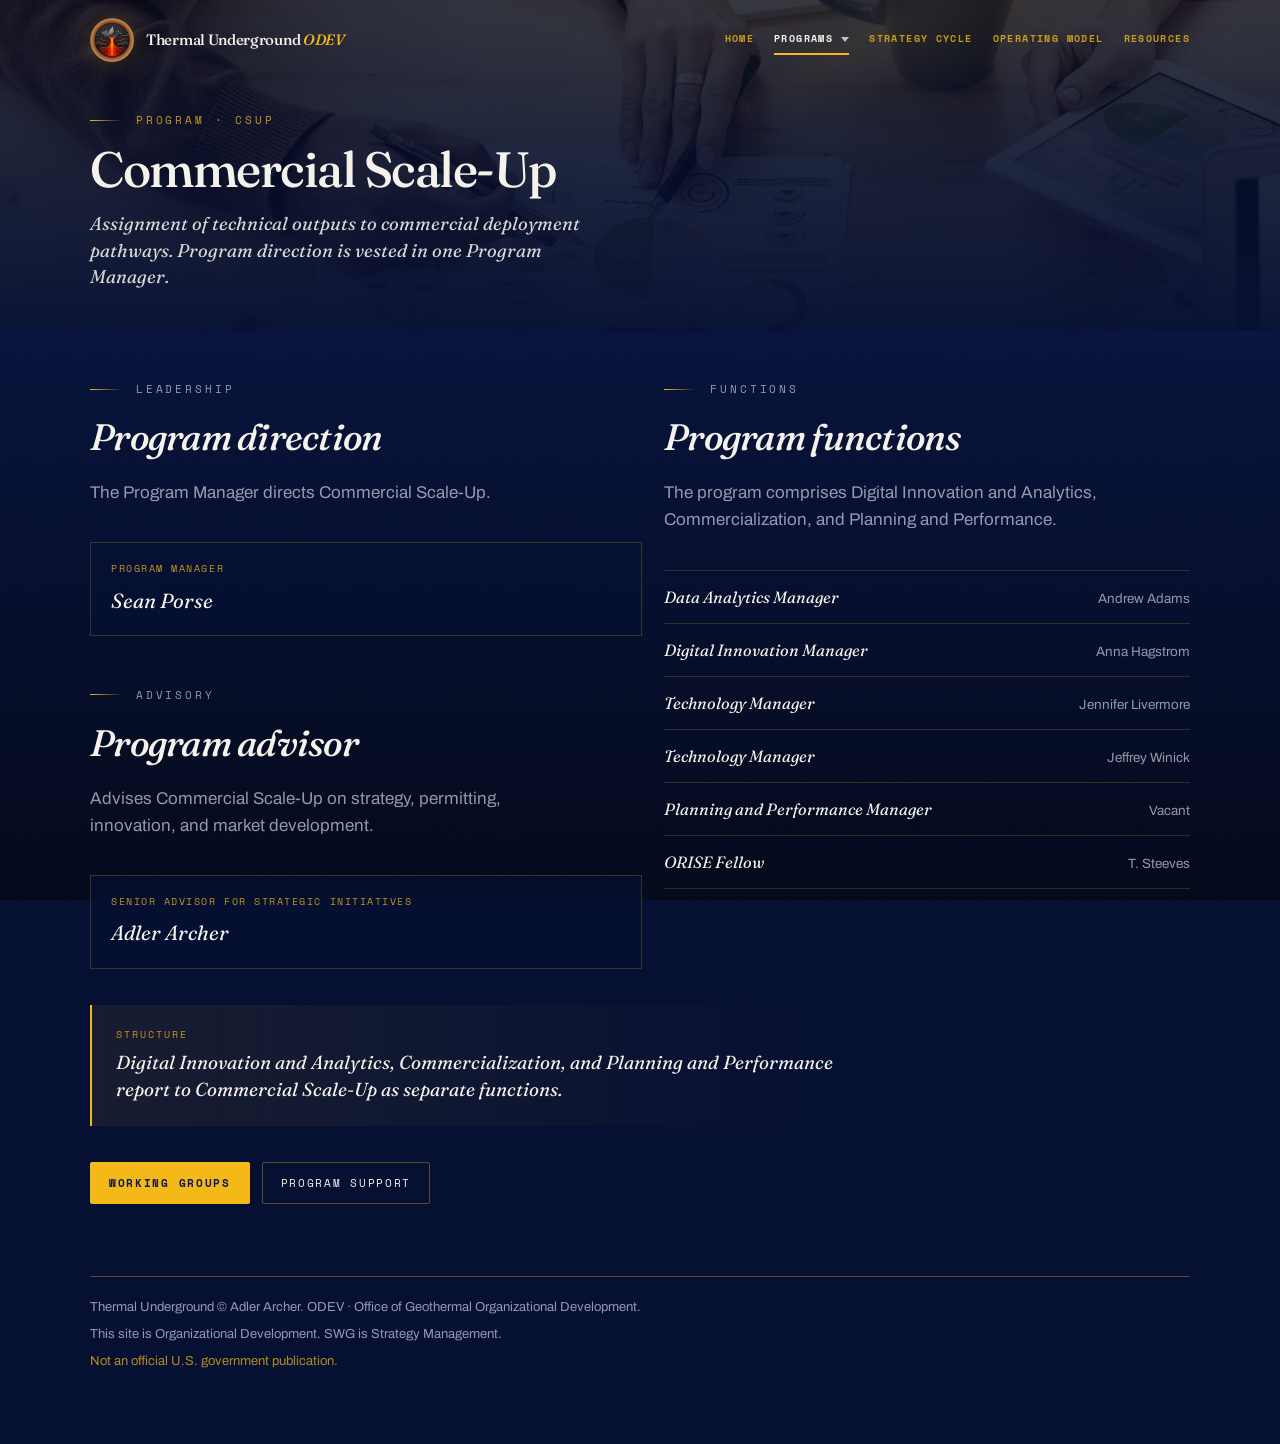
<file: programs/csup/index.html>
<!DOCTYPE html>
<html lang="en">
<head>
<meta charset="utf-8">
<meta name="viewport" content="width=device-width, initial-scale=1">
<meta name="robots" content="noindex, nofollow">
<title>CSUP · ODEV</title>
<link rel="preconnect" href="https://fonts.googleapis.com">
<link rel="preconnect" href="https://fonts.gstatic.com" crossorigin>
<link href="https://fonts.googleapis.com/css2?family=Archivo:wght@400;500;700&family=Fraunces:ital,opsz,wght@0,9..144,300;0,9..144,500;0,9..144,600;1,9..144,400;1,9..144,500;1,9..144,600&family=Space+Mono:wght@400;700&display=swap" rel="stylesheet">
<link rel="stylesheet" href="../../styles.css">
</head>
<body class="inner">
<header class="mast">
  <div class="mast-photo" style="background-image:url('../../images/workshop.jpg')" aria-hidden="true"></div>
  <div class="hero-atmos" aria-hidden="true"><div class="rays"></div></div>
  <div class="wrap">
    <div class="site-nav">
      <a class="brand" href="/">
        <img src="../../thermal-underground-logo.png" width="44" height="44" alt="">
        <span class="brand-name">Thermal Underground <i>ODEV</i></span>
      </a>
      <nav aria-label="Primary">
        <a href="/">Home</a>
        <details class="nav-drop" data-active="true">
          <summary>Programs</summary>
          <div class="nav-menu">
            <a href="/programs/rd/"><span class="prog-code">R&amp;D</span><span class="prog-name">Research &amp; Development</span></a>
            <a href="/programs/pd/"><span class="prog-code">P&amp;D</span><span class="prog-name">Pilot &amp; Demonstration</span></a>
            <a href="/programs/csup/" aria-current="page"><span class="prog-code">CSUP</span><span class="prog-name">Commercial Scale-Up</span></a>
            <a href="/programs/support/"><span class="prog-code">Support</span><span class="prog-name">HR · Ops · Finance · Communications</span></a>
          </div>
        </details>
        <a href="/cycle/">Strategy Cycle</a>
        <a href="/model/">Operating Model</a>
        <a href="/resources/">Resources</a>
      </nav>
    </div>
    <div class="mast-copy">
      <p class="kicker">Program · CSUP</p>
      <h1>Commercial Scale-Up</h1>
      <p class="lede">Assignment of technical outputs to commercial deployment pathways. Program direction is vested in one Program Manager.</p>
    </div>
  </div>
</header>

<main class="page wrap">
  <section class="section" style="padding-top:40px">
    <div class="org-grid">
      <div>
        <div class="section-intro">
          <p class="kicker">Leadership</p>
          <h2>Program direction</h2>
          <p>The Program Manager directs Commercial Scale-Up.</p>
        </div>
        <div class="leadership">
          <div class="leader">
            <div class="role">Program Manager</div>
            <div class="name">Sean Porse</div>
          </div>
        </div>
        <div class="section-intro" style="margin-top:40px">
          <p class="kicker">Advisory</p>
          <h2>Program advisor</h2>
          <p>Advises Commercial Scale-Up on strategy, permitting, innovation, and market development.</p>
        </div>
        <div class="leadership">
          <div class="leader">
            <div class="role">Senior Advisor for Strategic Initiatives</div>
            <div class="name">Adler Archer</div>
          </div>
        </div>
      </div>
      <div>
        <div class="section-intro">
          <p class="kicker">Functions</p>
          <h2>Program functions</h2>
          <p>The program comprises Digital Innovation and Analytics, Commercialization, and Planning and Performance.</p>
        </div>
        <div class="team-list">
          <div class="team-item">
            <div class="unit">Data Analytics Manager</div>
            <div class="who">Andrew Adams</div>
          </div>
          <div class="team-item">
            <div class="unit">Digital Innovation Manager</div>
            <div class="who">Anna Hagstrom</div>
          </div>
          <div class="team-item">
            <div class="unit">Technology Manager</div>
            <div class="who">Jennifer Livermore</div>
          </div>
          <div class="team-item">
            <div class="unit">Technology Manager</div>
            <div class="who">Jeffrey Winick</div>
          </div>
          <div class="team-item">
            <div class="unit">Planning and Performance Manager</div>
            <div class="who">Vacant</div>
          </div>
          <div class="team-item">
            <div class="unit">ORISE Fellow</div>
            <div class="who">T. Steeves</div>
          </div>
        </div>
      </div>
    </div>

    <div class="takeaway">
      <strong>Structure</strong>
      <p>Digital Innovation and Analytics, Commercialization, and Planning and Performance report to Commercial Scale-Up as separate functions.</p>
    </div>

    <div class="cta-row" style="margin-top:36px">
      <a class="btn btn-primary" href="/model/#working-groups">Working groups</a>
      <a class="btn btn-ghost" href="/programs/support/">Program Support</a>
    </div>
  </section>

  <footer>
    <p>Thermal Underground © Adler Archer. ODEV · Office of Geothermal Organizational Development.</p>
    <p>This site is Organizational Development. SWG is Strategy Management.</p>
    <p class="disclosure-glow">Not an official U.S. government publication.</p>
  </footer>
</main>
</body>
</html>
</file>
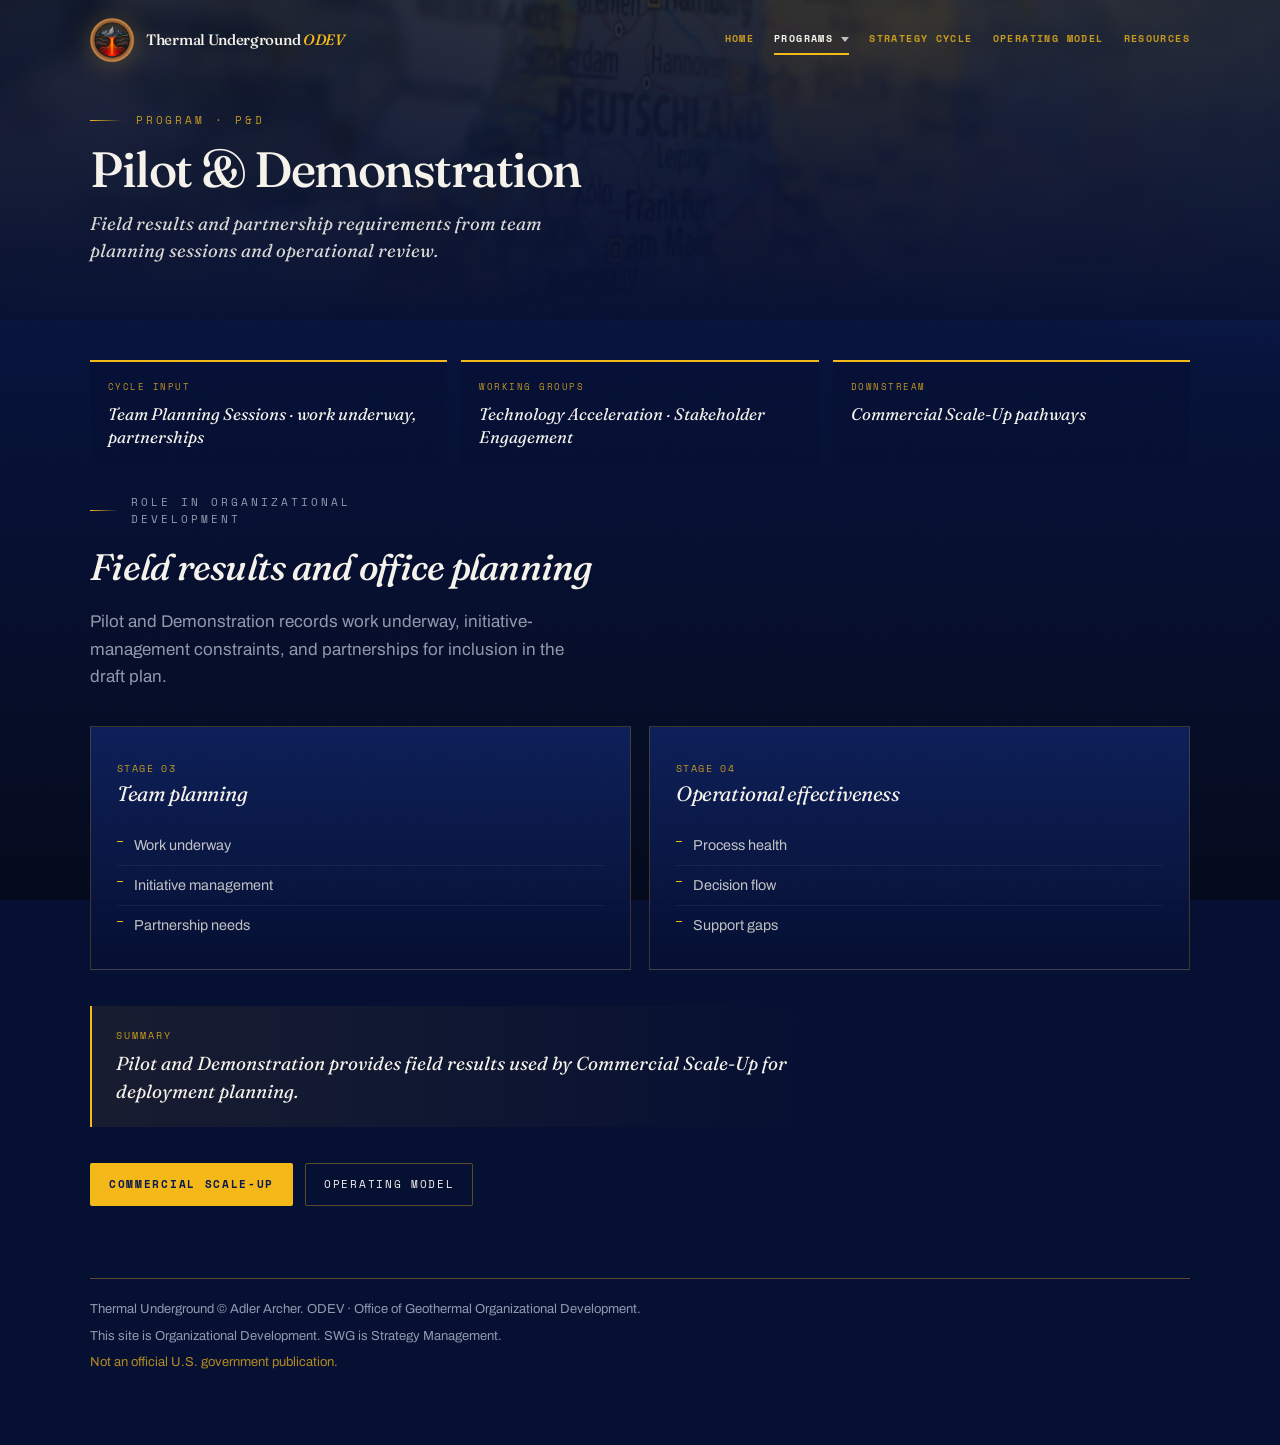
<file: programs/pd/index.html>
<!DOCTYPE html>
<html lang="en">
<head>
<meta charset="utf-8">
<meta name="viewport" content="width=device-width, initial-scale=1">
<meta name="robots" content="noindex, nofollow">
<title>P&amp;D · ODEV</title>
<link rel="preconnect" href="https://fonts.googleapis.com">
<link rel="preconnect" href="https://fonts.gstatic.com" crossorigin>
<link href="https://fonts.googleapis.com/css2?family=Archivo:wght@400;500;700&family=Fraunces:ital,opsz,wght@0,9..144,300;0,9..144,500;0,9..144,600;1,9..144,400;1,9..144,500;1,9..144,600&family=Space+Mono:wght@400;700&display=swap" rel="stylesheet">
<link rel="stylesheet" href="../../styles.css">
</head>
<body class="inner">
<header class="mast">
  <div class="mast-photo" style="background-image:url('../../images/field.jpg')" aria-hidden="true"></div>
  <div class="hero-atmos" aria-hidden="true"><div class="rays"></div></div>
  <div class="wrap">
    <div class="site-nav">
      <a class="brand" href="/">
        <img src="../../thermal-underground-logo.png" width="44" height="44" alt="">
        <span class="brand-name">Thermal Underground <i>ODEV</i></span>
      </a>
      <nav aria-label="Primary">
        <a href="/">Home</a>
        <details class="nav-drop" data-active="true">
          <summary>Programs</summary>
          <div class="nav-menu">
            <a href="/programs/rd/"><span class="prog-code">R&amp;D</span><span class="prog-name">Research &amp; Development</span></a>
            <a href="/programs/pd/" aria-current="page"><span class="prog-code">P&amp;D</span><span class="prog-name">Pilot &amp; Demonstration</span></a>
            <a href="/programs/csup/"><span class="prog-code">CSUP</span><span class="prog-name">Commercial Scale-Up</span></a>
            <a href="/programs/support/"><span class="prog-code">Support</span><span class="prog-name">HR · Ops · Finance · Communications</span></a>
          </div>
        </details>
        <a href="/cycle/">Strategy Cycle</a>
        <a href="/model/">Operating Model</a>
        <a href="/resources/">Resources</a>
      </nav>
    </div>
    <div class="mast-copy">
      <p class="kicker">Program · P&amp;D</p>
      <h1>Pilot &amp; Demonstration</h1>
      <p class="lede">Field results and partnership requirements from team planning sessions and operational review.</p>
    </div>
  </div>
</header>

<main class="page wrap">
  <section class="section" style="padding-top:40px">
    <div class="fact-row">
      <div class="fact">
        <div class="label">Cycle input</div>
        <p>Team Planning Sessions · work underway, partnerships</p>
      </div>
      <div class="fact">
        <div class="label">Working groups</div>
        <p>Technology Acceleration · Stakeholder Engagement</p>
      </div>
      <div class="fact">
        <div class="label">Downstream</div>
        <p>Commercial Scale-Up pathways</p>
      </div>
    </div>

    <div class="section-intro">
      <p class="kicker">Role in organizational development</p>
      <h2>Field results and office planning</h2>
      <p>Pilot and Demonstration records work underway, initiative-management constraints, and partnerships for inclusion in the draft plan.</p>
    </div>

    <div class="card-grid">
      <article class="panel">
        <p class="meta">Stage 03</p>
        <h3>Team planning</h3>
        <ul>
          <li>Work underway</li>
          <li>Initiative management</li>
          <li>Partnership needs</li>
        </ul>
      </article>
      <article class="panel">
        <p class="meta">Stage 04</p>
        <h3>Operational effectiveness</h3>
        <ul>
          <li>Process health</li>
          <li>Decision flow</li>
          <li>Support gaps</li>
        </ul>
      </article>
    </div>

    <div class="takeaway">
      <strong>Summary</strong>
      <p>Pilot and Demonstration provides field results used by Commercial Scale-Up for deployment planning.</p>
    </div>

    <div class="cta-row" style="margin-top:36px">
      <a class="btn btn-primary" href="/programs/csup/">Commercial Scale-Up</a>
      <a class="btn btn-ghost" href="/model/">Operating model</a>
    </div>
  </section>

  <footer>
    <p>Thermal Underground © Adler Archer. ODEV · Office of Geothermal Organizational Development.</p>
    <p>This site is Organizational Development. SWG is Strategy Management.</p>
    <p class="disclosure-glow">Not an official U.S. government publication.</p>
  </footer>
</main>
</body>
</html>
</file>
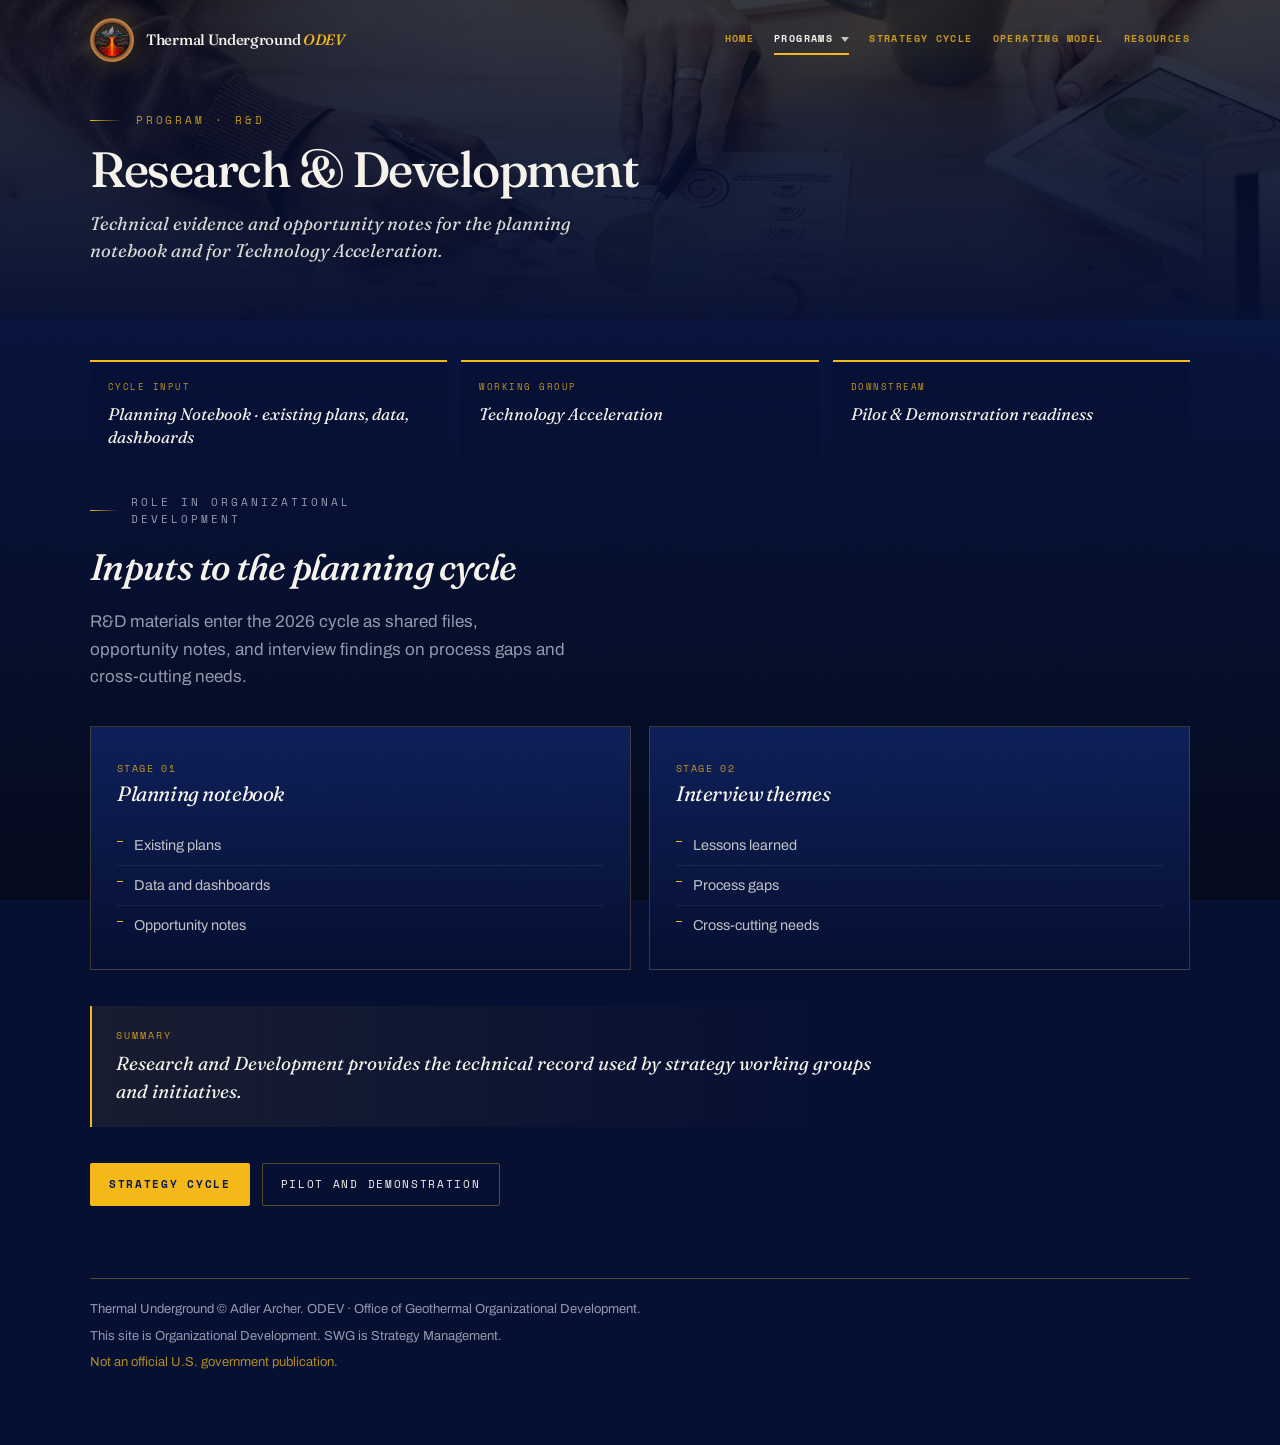
<file: programs/rd/index.html>
<!DOCTYPE html>
<html lang="en">
<head>
<meta charset="utf-8">
<meta name="viewport" content="width=device-width, initial-scale=1">
<meta name="robots" content="noindex, nofollow">
<title>R&amp;D · ODEV</title>
<link rel="preconnect" href="https://fonts.googleapis.com">
<link rel="preconnect" href="https://fonts.gstatic.com" crossorigin>
<link href="https://fonts.googleapis.com/css2?family=Archivo:wght@400;500;700&family=Fraunces:ital,opsz,wght@0,9..144,300;0,9..144,500;0,9..144,600;1,9..144,400;1,9..144,500;1,9..144,600&family=Space+Mono:wght@400;700&display=swap" rel="stylesheet">
<link rel="stylesheet" href="../../styles.css">
</head>
<body class="inner">
<header class="mast">
  <div class="mast-photo" style="background-image:url('../../images/workshop.jpg')" aria-hidden="true"></div>
  <div class="hero-atmos" aria-hidden="true"><div class="rays"></div></div>
  <div class="wrap">
    <div class="site-nav">
      <a class="brand" href="/">
        <img src="../../thermal-underground-logo.png" width="44" height="44" alt="">
        <span class="brand-name">Thermal Underground <i>ODEV</i></span>
      </a>
      <nav aria-label="Primary">
        <a href="/">Home</a>
        <details class="nav-drop" data-active="true">
          <summary>Programs</summary>
          <div class="nav-menu">
            <a href="/programs/rd/" aria-current="page"><span class="prog-code">R&amp;D</span><span class="prog-name">Research &amp; Development</span></a>
            <a href="/programs/pd/"><span class="prog-code">P&amp;D</span><span class="prog-name">Pilot &amp; Demonstration</span></a>
            <a href="/programs/csup/"><span class="prog-code">CSUP</span><span class="prog-name">Commercial Scale-Up</span></a>
            <a href="/programs/support/"><span class="prog-code">Support</span><span class="prog-name">HR · Ops · Finance · Communications</span></a>
          </div>
        </details>
        <a href="/cycle/">Strategy Cycle</a>
        <a href="/model/">Operating Model</a>
        <a href="/resources/">Resources</a>
      </nav>
    </div>
    <div class="mast-copy">
      <p class="kicker">Program · R&amp;D</p>
      <h1>Research &amp; Development</h1>
      <p class="lede">Technical evidence and opportunity notes for the planning notebook and for Technology Acceleration.</p>
    </div>
  </div>
</header>

<main class="page wrap">
  <section class="section" style="padding-top:40px">
    <div class="fact-row">
      <div class="fact">
        <div class="label">Cycle input</div>
        <p>Planning Notebook · existing plans, data, dashboards</p>
      </div>
      <div class="fact">
        <div class="label">Working group</div>
        <p>Technology Acceleration</p>
      </div>
      <div class="fact">
        <div class="label">Downstream</div>
        <p>Pilot &amp; Demonstration readiness</p>
      </div>
    </div>

    <div class="section-intro">
      <p class="kicker">Role in organizational development</p>
      <h2>Inputs to the planning cycle</h2>
      <p>R&amp;D materials enter the 2026 cycle as shared files, opportunity notes, and interview findings on process gaps and cross-cutting needs.</p>
    </div>

    <div class="card-grid">
      <article class="panel">
        <p class="meta">Stage 01</p>
        <h3>Planning notebook</h3>
        <ul>
          <li>Existing plans</li>
          <li>Data and dashboards</li>
          <li>Opportunity notes</li>
        </ul>
      </article>
      <article class="panel">
        <p class="meta">Stage 02</p>
        <h3>Interview themes</h3>
        <ul>
          <li>Lessons learned</li>
          <li>Process gaps</li>
          <li>Cross-cutting needs</li>
        </ul>
      </article>
    </div>

    <div class="takeaway">
      <strong>Summary</strong>
      <p>Research and Development provides the technical record used by strategy working groups and initiatives.</p>
    </div>

    <div class="cta-row" style="margin-top:36px">
      <a class="btn btn-primary" href="/cycle/">Strategy cycle</a>
      <a class="btn btn-ghost" href="/programs/pd/">Pilot and Demonstration</a>
    </div>
  </section>

  <footer>
    <p>Thermal Underground © Adler Archer. ODEV · Office of Geothermal Organizational Development.</p>
    <p>This site is Organizational Development. SWG is Strategy Management.</p>
    <p class="disclosure-glow">Not an official U.S. government publication.</p>
  </footer>
</main>
</body>
</html>
</file>
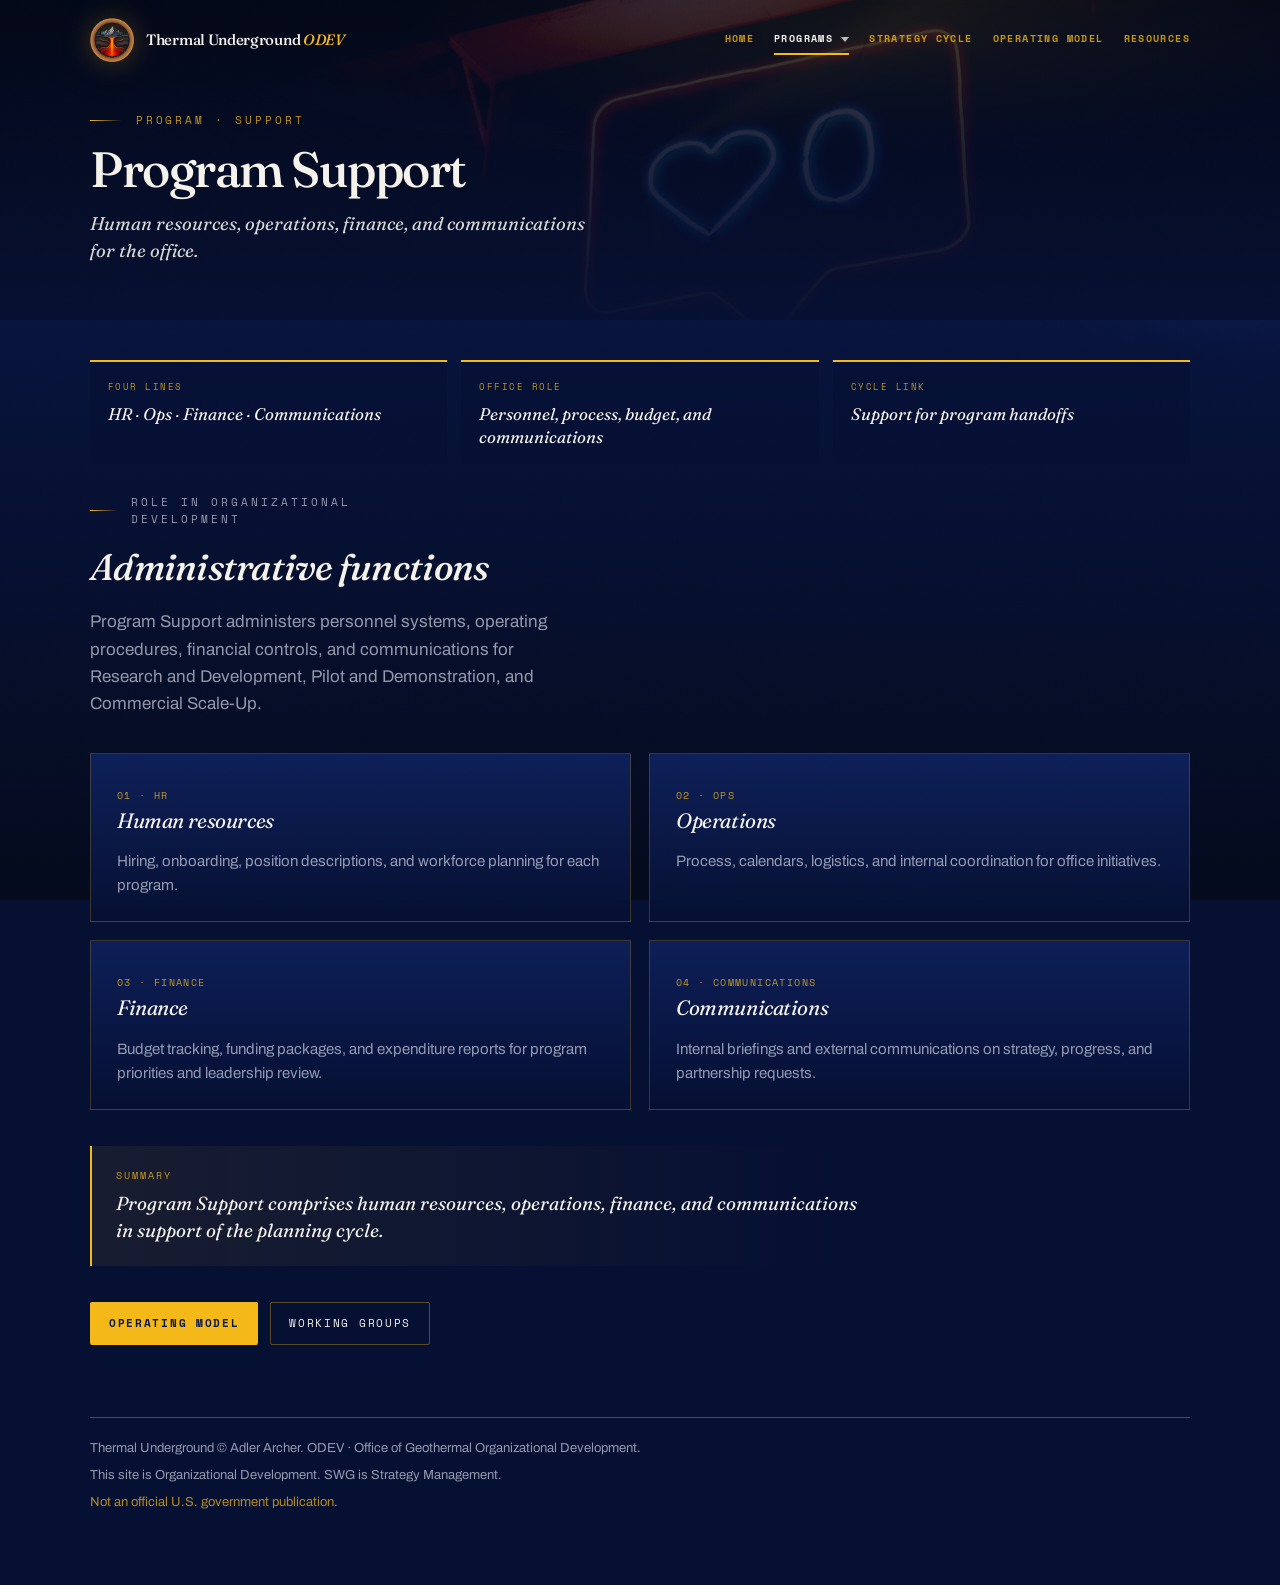
<file: programs/support/index.html>
<!DOCTYPE html>
<html lang="en">
<head>
<meta charset="utf-8">
<meta name="viewport" content="width=device-width, initial-scale=1">
<meta name="robots" content="noindex, nofollow">
<title>Program Support · ODEV</title>
<link rel="preconnect" href="https://fonts.googleapis.com">
<link rel="preconnect" href="https://fonts.gstatic.com" crossorigin>
<link href="https://fonts.googleapis.com/css2?family=Archivo:wght@400;500;700&family=Fraunces:ital,opsz,wght@0,9..144,300;0,9..144,500;0,9..144,600;1,9..144,400;1,9..144,500;1,9..144,600&family=Space+Mono:wght@400;700&display=swap" rel="stylesheet">
<link rel="stylesheet" href="../../styles.css">
</head>
<body class="inner">
<header class="mast">
  <div class="mast-photo" style="background-image:url('../../images/maps.jpg')" aria-hidden="true"></div>
  <div class="hero-atmos" aria-hidden="true"><div class="rays"></div></div>
  <div class="wrap">
    <div class="site-nav">
      <a class="brand" href="/">
        <img src="../../thermal-underground-logo.png" width="44" height="44" alt="">
        <span class="brand-name">Thermal Underground <i>ODEV</i></span>
      </a>
      <nav aria-label="Primary">
        <a href="/">Home</a>
        <details class="nav-drop" data-active="true">
          <summary>Programs</summary>
          <div class="nav-menu">
            <a href="/programs/rd/"><span class="prog-code">R&amp;D</span><span class="prog-name">Research &amp; Development</span></a>
            <a href="/programs/pd/"><span class="prog-code">P&amp;D</span><span class="prog-name">Pilot &amp; Demonstration</span></a>
            <a href="/programs/csup/"><span class="prog-code">CSUP</span><span class="prog-name">Commercial Scale-Up</span></a>
            <a href="/programs/support/" aria-current="page"><span class="prog-code">Support</span><span class="prog-name">HR · Ops · Finance · Communications</span></a>
          </div>
        </details>
        <a href="/cycle/">Strategy Cycle</a>
        <a href="/model/">Operating Model</a>
        <a href="/resources/">Resources</a>
      </nav>
    </div>
    <div class="mast-copy">
      <p class="kicker">Program · Support</p>
      <h1>Program Support</h1>
      <p class="lede">Human resources, operations, finance, and communications for the office.</p>
    </div>
  </div>
</header>

<main class="page wrap">
  <section class="section" style="padding-top:40px">
    <div class="fact-row">
      <div class="fact">
        <div class="label">Four lines</div>
        <p>HR · Ops · Finance · Communications</p>
      </div>
      <div class="fact">
        <div class="label">Office role</div>
        <p>Personnel, process, budget, and communications</p>
      </div>
      <div class="fact">
        <div class="label">Cycle link</div>
        <p>Support for program handoffs</p>
      </div>
    </div>

    <div class="section-intro">
      <p class="kicker">Role in organizational development</p>
      <h2>Administrative functions</h2>
      <p>Program Support administers personnel systems, operating procedures, financial controls, and communications for Research and Development, Pilot and Demonstration, and Commercial Scale-Up.</p>
    </div>

    <div class="card-grid">
      <article class="panel">
        <p class="meta">01 · HR</p>
        <h3>Human resources</h3>
        <p>Hiring, onboarding, position descriptions, and workforce planning for each program.</p>
      </article>
      <article class="panel">
        <p class="meta">02 · Ops</p>
        <h3>Operations</h3>
        <p>Process, calendars, logistics, and internal coordination for office initiatives.</p>
      </article>
      <article class="panel">
        <p class="meta">03 · Finance</p>
        <h3>Finance</h3>
        <p>Budget tracking, funding packages, and expenditure reports for program priorities and leadership review.</p>
      </article>
      <article class="panel">
        <p class="meta">04 · Communications</p>
        <h3>Communications</h3>
        <p>Internal briefings and external communications on strategy, progress, and partnership requests.</p>
      </article>
    </div>

    <div class="takeaway">
      <strong>Summary</strong>
      <p>Program Support comprises human resources, operations, finance, and communications in support of the planning cycle.</p>
    </div>

    <div class="cta-row" style="margin-top:36px">
      <a class="btn btn-primary" href="/model/">Operating model</a>
      <a class="btn btn-ghost" href="/model/#working-groups">Working groups</a>
    </div>
  </section>

  <footer>
    <p>Thermal Underground © Adler Archer. ODEV · Office of Geothermal Organizational Development.</p>
    <p>This site is Organizational Development. SWG is Strategy Management.</p>
    <p class="disclosure-glow">Not an official U.S. government publication.</p>
  </footer>
</main>
</body>
</html>
</file>
<file: styles.css>
:root {
  --navy: #0A1A4F;
  --navy-deep: #061033;
  --navy-mid: #12245f;
  --gold: #F5B819;
  --gold-soft: rgba(245, 184, 25, .78);
  --ink: #f4f2ea;
  --muted: rgba(232, 236, 248, .62);
  --line: rgba(245, 184, 25, .22);
  --panel: rgba(10, 26, 79, .72);
  --panel-solid: #0d1f58;
  --title: "Fraunces", Georgia, "Times New Roman", serif;
  --body: "Archivo", system-ui, sans-serif;
  --mono: "Space Mono", ui-monospace, monospace;
}

* { box-sizing: border-box; }
html, body { margin: 0; }
html { scroll-behavior: smooth; }

body {
  background: var(--navy-deep);
  color: var(--ink);
  font-family: var(--body);
  font-size: 17px;
  line-height: 1.6;
  -webkit-font-smoothing: antialiased;
}

body::before {
  content: "";
  position: fixed;
  inset: 0;
  z-index: -1;
  pointer-events: none;
  background:
    radial-gradient(ellipse 80% 50% at 50% -10%, rgba(245, 184, 25, .1), transparent 55%),
    radial-gradient(ellipse 60% 40% at 100% 20%, rgba(18, 36, 95, .9), transparent 50%),
    linear-gradient(180deg, var(--navy) 0%, var(--navy-deep) 55%, #040a1c 100%);
}

body::after {
  content: "";
  position: fixed;
  inset: 0;
  z-index: 80;
  pointer-events: none;
  opacity: .04;
  mix-blend-mode: overlay;
  background-image: url("data:image/svg+xml,%3Csvg xmlns='http://www.w3.org/2000/svg' width='240' height='240'%3E%3Cfilter id='n'%3E%3CfeTurbulence type='fractalNoise' baseFrequency='0.85' numOctaves='4'/%3E%3C/filter%3E%3Crect width='100%25' height='100%25' filter='url(%23n)'/%3E%3C/svg%3E");
}

::selection { background: var(--gold); color: var(--navy); }
a { color: var(--gold); }
.wrap { width: min(1100px, 92vw); margin-inline: auto; }
.page { padding: 0 0 72px; }

/* -- Mast -- */
.mast {
  position: relative;
  background: var(--navy);
  color: var(--ink);
  overflow: hidden;
}

.mast::before {
  content: "";
  position: absolute;
  inset: 0;
  z-index: 1;
  pointer-events: none;
  background:
    linear-gradient(180deg, rgba(6, 16, 51, .45) 0%, rgba(6, 16, 51, .7) 48%, rgba(6, 16, 51, .96) 100%),
    radial-gradient(70% 70% at 70% 10%, rgba(245, 184, 25, .12), transparent 55%);
}

.mast-photo {
  position: absolute;
  inset: 0;
  z-index: 0;
  background-size: cover;
  background-position: center 42%;
  filter: brightness(.38) saturate(.7) contrast(1.08);
}

.home .mast {
  min-height: min(72vh, 640px);
  display: flex;
  flex-direction: column;
}

.home .mast::before {
  background:
    linear-gradient(105deg, rgba(6, 16, 51, .82) 0%, rgba(6, 16, 51, .55) 42%, rgba(6, 16, 51, .88) 100%),
    radial-gradient(60% 70% at 78% 30%, rgba(245, 184, 25, .14), transparent 55%);
}

.home .mast-photo {
  filter: brightness(.5) saturate(.75) contrast(1.05);
}

.home .mast-copy,
.inner .mast-copy {
  position: relative;
  z-index: 2;
  margin-top: auto;
  max-width: 34em;
}

.home .mast-copy { padding: 48px 0 64px; }
.inner .mast {
  min-height: min(36vh, 320px);
  display: flex;
  flex-direction: column;
}
.inner .mast-copy { padding: 32px 0 40px; }

.kicker {
  display: inline-flex;
  align-items: center;
  gap: .85rem;
  margin: 0 0 14px;
  font-family: var(--mono);
  font-size: .66rem;
  letter-spacing: .28em;
  text-transform: uppercase;
  color: var(--gold-soft);
}

.kicker::before {
  content: "";
  width: 2rem;
  height: 1px;
  background: linear-gradient(90deg, var(--gold), transparent);
}

h1 {
  margin: 0;
  font-family: var(--title);
  font-weight: 500;
  letter-spacing: -.03em;
  line-height: 1.05;
  text-wrap: balance;
}

.home h1 { font-size: clamp(2.5rem, 6.5vw, 4.4rem); }
.inner h1 { font-size: clamp(2rem, 4.4vw, 3.1rem); }

.lede {
  margin: 16px 0 0;
  font-family: var(--title);
  font-style: italic;
  font-size: 1.15rem;
  line-height: 1.45;
  max-width: 28em;
  color: rgba(244, 242, 234, .88);
}

.cta-row {
  display: flex;
  flex-wrap: wrap;
  gap: 12px;
  margin-top: 28px;
}

.btn {
  display: inline-flex;
  align-items: center;
  justify-content: center;
  gap: .5rem;
  padding: 12px 18px;
  border-radius: 2px;
  text-decoration: none;
  font-family: var(--mono);
  font-size: .66rem;
  letter-spacing: .16em;
  text-transform: uppercase;
  transition: transform .25s ease, background .25s ease, border-color .25s ease, color .25s ease;
}

.btn-primary {
  background: var(--gold);
  color: var(--navy);
  border: 1px solid transparent;
  font-weight: 700;
}

.btn-primary:hover {
  background: #ffcb3d;
  transform: translateY(-1px);
}

.btn-ghost {
  background: transparent;
  color: var(--ink);
  border: 1px solid rgba(245, 184, 25, .35);
}

.btn-ghost:hover {
  border-color: var(--gold);
  color: var(--gold);
}

/* -- Nav -- */
.site-nav, .mast-copy { position: relative; z-index: 2; }
.site-nav { z-index: 20; }

.site-nav {
  display: flex;
  align-items: center;
  justify-content: space-between;
  gap: 20px 28px;
  flex-wrap: wrap;
  padding: 18px 0 8px;
}

.site-nav .brand {
  display: flex;
  align-items: center;
  gap: 12px;
  text-decoration: none;
  color: var(--ink);
  line-height: 1;
}

.site-nav .brand img {
  display: block;
  width: 44px;
  height: 44px;
  filter: drop-shadow(0 0 14px rgba(245, 184, 25, .28));
}

.brand-name {
  font-family: var(--title);
  font-size: 15px;
  font-weight: 500;
  letter-spacing: -0.02em;
  line-height: 1.2;
  max-width: 16em;
}

.brand-name i {
  font-style: italic;
  color: var(--gold);
}

.site-nav nav {
  display: flex;
  flex-wrap: wrap;
  align-items: center;
  gap: 4px 20px;
  justify-content: flex-end;
}

.site-nav nav > a,
.nav-drop > summary {
  font-family: var(--mono);
  font-weight: 700;
  font-size: .62rem;
  letter-spacing: .14em;
  text-transform: uppercase;
  color: var(--gold-soft);
  text-decoration: none;
  padding: 6px 0;
  border-bottom: 2px solid transparent;
  cursor: pointer;
  list-style: none;
  background: none;
  border-top: 0;
  border-left: 0;
  border-right: 0;
  outline: none;
  box-shadow: none;
  -webkit-appearance: none;
  appearance: none;
}

.site-nav nav > a:hover,
.nav-drop > summary:hover,
.site-nav nav > a:focus-visible,
.nav-drop > summary:focus-visible {
  color: var(--ink);
  border-bottom-color: var(--gold);
}

.site-nav nav > a[aria-current="page"],
.nav-drop[data-active="true"] > summary,
.nav-drop[open] > summary {
  color: var(--ink);
  border-bottom-color: var(--gold);
}

.nav-drop > summary::-webkit-details-marker { display: none; }
.nav-drop > summary::marker { content: ""; }
.nav-drop > summary::after {
  content: "";
  display: inline-block;
  width: 0;
  height: 0;
  margin-left: 8px;
  vertical-align: middle;
  border-left: 4px solid transparent;
  border-right: 4px solid transparent;
  border-top: 5px solid currentColor;
  opacity: .75;
}

.nav-drop[open] > summary::after {
  transform: rotate(180deg);
  opacity: 1;
}

.nav-drop {
  position: relative;
}

.nav-menu {
  position: absolute;
  top: calc(100% + 8px);
  left: 0;
  right: auto;
  min-width: 248px;
  padding: 6px 0;
  background: var(--navy);
  border: 1px solid rgba(245, 184, 25, .28);
  box-shadow: 0 18px 40px -16px rgba(0, 0, 0, .65);
  z-index: 40;
}

.nav-menu a {
  display: flex;
  flex-direction: column;
  align-items: flex-start;
  justify-content: center;
  gap: 3px;
  min-height: 52px;
  padding: 10px 18px;
  font-family: var(--body);
  font-size: .9rem;
  letter-spacing: .01em;
  text-transform: none;
  color: rgba(244, 242, 234, .9);
  text-decoration: none;
  border: 0;
  border-left: 2px solid transparent;
  white-space: nowrap;
}

.nav-menu a:hover,
.nav-menu a:focus-visible {
  background: rgba(245, 184, 25, .1);
  color: var(--ink);
  border-left-color: var(--gold);
  outline: none;
}

.nav-menu a[aria-current="page"] {
  color: var(--ink);
  background: rgba(245, 184, 25, .08);
  border-left-color: var(--gold);
}

.nav-menu .prog-code {
  display: block;
  margin: 0;
  font-family: var(--mono);
  font-size: .58rem;
  font-weight: 700;
  letter-spacing: .14em;
  text-transform: uppercase;
  color: var(--gold-soft);
  line-height: 1.2;
}

.nav-menu a:hover .prog-code,
.nav-menu a:focus-visible .prog-code,
.nav-menu a[aria-current="page"] .prog-code {
  color: var(--gold);
}

.nav-menu .prog-name {
  display: block;
  font-family: var(--body);
  font-size: .9rem;
  font-weight: 500;
  letter-spacing: .01em;
  color: inherit;
  line-height: 1.25;
}

.hero-atmos {
  position: absolute;
  inset: 0;
  z-index: 0;
  pointer-events: none;
  overflow: hidden;
}

.hero-atmos .rays {
  position: absolute;
  inset: -35%;
  background: conic-gradient(
    from 18deg,
    transparent 0 10%,
    rgba(245, 184, 25, .08) 12%,
    transparent 16%,
    transparent 38%,
    rgba(245, 184, 25, .05) 41%,
    transparent 46%,
    transparent 70%,
    rgba(255, 255, 255, .03) 73%,
    transparent 78%
  );
  mask-image: radial-gradient(circle at 58% 38%, #000 0%, transparent 60%);
  animation: hero-spin 64s linear infinite;
}

@keyframes hero-spin {
  to { transform: rotate(360deg); }
}

/* -- Sections -- */
.section { padding: 64px 0 8px; }

.section-intro {
  max-width: 38em;
  margin: 0 0 36px;
}

.section-intro h2 {
  margin: 10px 0 12px;
  font-family: var(--title);
  font-size: clamp(1.7rem, 3vw, 2.3rem);
  font-style: italic;
  font-weight: 500;
  letter-spacing: -.02em;
}

.section-intro p {
  margin: 0;
  max-width: 48ch;
  color: var(--muted);
}

/* -- Home modules -- */
.teaser-grid {
  display: grid;
  grid-template-columns: 1fr 1fr;
  gap: 20px;
}

.teaser {
  position: relative;
  display: flex;
  flex-direction: column;
  min-height: 280px;
  padding: 28px 28px 26px;
  text-decoration: none;
  color: var(--ink);
  border: 1px solid var(--line);
  background:
    linear-gradient(160deg, rgba(245, 184, 25, .07) 0%, transparent 42%),
    linear-gradient(180deg, var(--panel-solid), rgba(6, 16, 51, .95));
  overflow: hidden;
  transition: border-color .3s ease, transform .35s ease;
  animation: rise-in .75s ease both;
}

.teaser:hover {
  border-color: rgba(245, 184, 25, .55);
  transform: translateY(-2px);
}

.teaser h2 {
  margin: 8px 0 0;
  font-family: var(--title);
  font-size: 1.55rem;
  font-style: italic;
  font-weight: 500;
}

.teaser p {
  margin: 12px 0 0;
  color: var(--muted);
  font-size: .92rem;
  max-width: 34ch;
}

.teaser .guide-arrow {
  margin-top: auto;
  padding-top: 22px;
  font-family: var(--mono);
  font-size: .62rem;
  letter-spacing: .18em;
  text-transform: uppercase;
  color: var(--gold-soft);
}

.teaser-viz {
  position: absolute;
  right: -8%;
  bottom: -12%;
  width: 58%;
  height: 70%;
  opacity: .55;
  pointer-events: none;
}

.teaser:hover .teaser-viz { opacity: .75; }

.program-strip {
  display: grid;
  grid-template-columns: repeat(4, minmax(0, 1fr));
  gap: 1px;
  margin-top: 8px;
  background: rgba(245, 184, 25, .22);
  border: 1px solid rgba(245, 184, 25, .22);
}

.program-strip a {
  display: block;
  padding: 22px 18px;
  background: var(--panel-solid);
  text-decoration: none;
  color: var(--ink);
  transition: background .25s ease;
}

.program-strip a:hover { background: var(--navy-mid); }

.program-strip .code {
  display: block;
  font-family: var(--mono);
  font-size: .62rem;
  letter-spacing: .18em;
  text-transform: uppercase;
  color: var(--gold);
  margin-bottom: 8px;
}

.program-strip h3 {
  margin: 0;
  font-family: var(--title);
  font-size: 1.15rem;
  font-style: italic;
  font-weight: 400;
}

.program-strip p {
  margin: 8px 0 0;
  font-size: .82rem;
  color: var(--muted);
  line-height: 1.45;
}

/* -- Panels -- */
.panel {
  position: relative;
  overflow: hidden;
  padding: 26px 26px 24px;
  background: linear-gradient(180deg, var(--panel-solid), rgba(6, 16, 51, .96));
  border: 1px solid var(--line);
  animation: rise-in .75s ease both;
}

.panel h3 {
  margin: 0;
  font-family: var(--title);
  font-size: 1.3rem;
  font-style: italic;
  font-weight: 400;
  letter-spacing: -.02em;
}

.panel .meta {
  margin: 8px 0 0;
  font-family: var(--mono);
  font-size: .62rem;
  letter-spacing: .14em;
  text-transform: uppercase;
  color: var(--gold-soft);
}

.panel p {
  margin: 12px 0 0;
  color: var(--muted);
  font-size: .94rem;
}

.panel ul {
  margin: 16px 0 0;
  padding: 0;
  list-style: none;
}

.panel ul li {
  position: relative;
  padding: 8px 0 8px 1.05rem;
  border-top: 1px solid rgba(255, 255, 255, .06);
  color: rgba(244, 242, 234, .78);
  font-size: .9rem;
}

.panel ul li:first-child { border-top: 0; }

.panel ul li::before {
  content: "";
  position: absolute;
  left: 0;
  top: 1.05em;
  width: 6px;
  height: 1px;
  background: var(--gold);
}

.card-grid {
  display: grid;
  grid-template-columns: repeat(2, minmax(0, 1fr));
  gap: 18px;
}

.card-grid.three {
  grid-template-columns: repeat(3, minmax(0, 1fr));
}

.takeaway {
  margin: 36px 0 0;
  padding: 22px 24px;
  border-left: 2px solid var(--gold);
  background: linear-gradient(90deg, rgba(245, 184, 25, .08), transparent 70%);
}

.takeaway strong {
  display: block;
  margin-bottom: 6px;
  font-family: var(--mono);
  font-size: .62rem;
  letter-spacing: .2em;
  text-transform: uppercase;
  color: var(--gold-soft);
  font-weight: 400;
}

.takeaway p {
  margin: 0;
  font-family: var(--title);
  font-style: italic;
  font-size: 1.18rem;
  line-height: 1.45;
  max-width: 40em;
}

/* -- Cycle infographic -- */
.cycle-board {
  position: relative;
  margin: 8px 0 28px;
  padding: 28px 16px 36px;
  border: 1px solid var(--line);
  background:
    radial-gradient(circle at 50% 48%, rgba(245, 184, 25, .08), transparent 42%),
    linear-gradient(180deg, var(--panel-solid), rgba(6, 16, 51, .98));
}

.cycle-svg-wrap {
  position: relative;
  width: min(560px, 92%);
  margin: 0 auto;
  aspect-ratio: 1;
}

.cycle-svg-wrap svg {
  width: 100%;
  height: 100%;
  display: block;
}

.cycle-center {
  position: absolute;
  inset: 34%;
  display: flex;
  flex-direction: column;
  align-items: center;
  justify-content: center;
  text-align: center;
  pointer-events: none;
}

.cycle-center .label {
  font-family: var(--mono);
  font-size: .58rem;
  letter-spacing: .2em;
  text-transform: uppercase;
  color: var(--gold);
}

.cycle-center .title {
  margin-top: 6px;
  font-family: var(--title);
  font-style: italic;
  font-size: clamp(1rem, 2.2vw, 1.25rem);
  line-height: 1.2;
}

.cycle-legend {
  display: grid;
  grid-template-columns: repeat(3, minmax(0, 1fr));
  gap: 12px 16px;
  margin-top: 8px;
}

.cycle-legend article {
  padding: 16px 16px 14px;
  border-top: 2px solid rgba(245, 184, 25, .45);
  background: rgba(6, 16, 51, .55);
}

.cycle-legend .stage-num {
  font-family: var(--mono);
  font-size: .62rem;
  letter-spacing: .18em;
  color: var(--gold);
}

.cycle-legend h3 {
  margin: 8px 0 0;
  font-family: var(--title);
  font-size: 1.05rem;
  font-style: italic;
  font-weight: 400;
}

.cycle-legend p {
  margin: 6px 0 0;
  font-size: .82rem;
  color: var(--muted);
  line-height: 1.4;
}

/* -- Model infographic -- */
.model-flow {
  display: grid;
  grid-template-columns: 1fr auto 1fr auto 1fr;
  gap: 0;
  align-items: stretch;
  margin: 8px 0 28px;
  border: 1px solid var(--line);
  background: linear-gradient(180deg, var(--panel-solid), rgba(6, 16, 51, .98));
  overflow: hidden;
}

.model-node {
  padding: 28px 24px 26px;
  min-width: 0;
}

.model-node .step {
  font-family: var(--mono);
  font-size: .62rem;
  letter-spacing: .18em;
  text-transform: uppercase;
  color: var(--gold);
}

.model-node h3 {
  margin: 10px 0 0;
  font-family: var(--title);
  font-size: 1.35rem;
  font-style: italic;
  font-weight: 400;
}

.model-node .role {
  margin: 6px 0 0;
  font-size: .78rem;
  color: rgba(244, 242, 234, .55);
  font-family: var(--mono);
  letter-spacing: .06em;
  text-transform: uppercase;
}

.model-node p {
  margin: 14px 0 0;
  color: var(--muted);
  font-size: .9rem;
}

.model-node ul {
  margin: 14px 0 0;
  padding: 0;
  list-style: none;
}

.model-node li {
  padding: 7px 0;
  border-top: 1px solid rgba(255, 255, 255, .07);
  font-size: .86rem;
  color: rgba(244, 242, 234, .78);
}

.model-node li:first-child { border-top: 0; }

.model-arrow {
  display: flex;
  align-items: center;
  justify-content: center;
  width: 36px;
  background: rgba(245, 184, 25, .08);
  border-left: 1px solid rgba(245, 184, 25, .2);
  border-right: 1px solid rgba(245, 184, 25, .2);
  color: var(--gold);
  font-size: 1.4rem;
  line-height: 1;
}

.model-stack {
  display: none;
}

/* -- Org / groups -- */
.org-grid {
  display: grid;
  grid-template-columns: 1.05fr 1fr;
  gap: 22px;
}

.leadership { display: grid; gap: 12px; }

.leader {
  padding: 18px 20px;
  border: 1px solid var(--line);
  background: rgba(6, 16, 51, .65);
}

.leader .role {
  font-family: var(--mono);
  font-size: .6rem;
  letter-spacing: .16em;
  text-transform: uppercase;
  color: var(--gold-soft);
}

.leader .name {
  margin: 8px 0 0;
  font-family: var(--title);
  font-size: 1.28rem;
  font-style: italic;
  font-weight: 400;
}

.leader .detail {
  margin: 6px 0 0;
  color: var(--muted);
  font-size: .88rem;
}

.team-list { display: grid; gap: 0; }

.team-item {
  display: grid;
  grid-template-columns: 1fr auto;
  gap: 8px 16px;
  align-items: baseline;
  padding: 13px 0;
  border-bottom: 1px solid rgba(245, 184, 25, .18);
}

.team-item:first-child { border-top: 1px solid rgba(245, 184, 25, .18); }

.team-item .unit {
  font-family: var(--title);
  font-style: italic;
  font-size: 1.02rem;
}

.team-item .who {
  font-size: .84rem;
  color: var(--muted);
  text-align: right;
}

.swg-grid,
.initiative-grid {
  display: grid;
  grid-template-columns: repeat(2, minmax(0, 1fr));
  gap: 14px;
}

.badge {
  display: inline-block;
  margin-bottom: 8px;
  font-family: var(--mono);
  font-size: .58rem;
  letter-spacing: .16em;
  text-transform: uppercase;
  color: var(--gold-soft);
}

.split-label {
  margin: 48px 0 16px;
  font-family: var(--mono);
  font-size: .66rem;
  letter-spacing: .26em;
  text-transform: uppercase;
  color: var(--gold-soft);
}

.fact-row {
  display: grid;
  grid-template-columns: repeat(3, minmax(0, 1fr));
  gap: 14px;
  margin: 0 0 28px;
}

.fact {
  padding: 18px 18px 16px;
  border-top: 2px solid var(--gold);
  background: rgba(6, 16, 51, .55);
}

.fact .label {
  font-family: var(--mono);
  font-size: .58rem;
  letter-spacing: .16em;
  text-transform: uppercase;
  color: var(--gold-soft);
}

.fact p {
  margin: 8px 0 0;
  font-family: var(--title);
  font-style: italic;
  font-size: 1.05rem;
  line-height: 1.35;
}

@keyframes rise-in {
  from { opacity: 0; transform: translateY(14px); }
  to { opacity: 1; transform: translateY(0); }
}

/* -- Resources / planning tools -- */
.tool-index {
  margin: 0 0 28px;
  padding: 18px 18px 20px;
  border: 1px solid var(--line);
  background: linear-gradient(165deg, rgba(13, 31, 88, .55), rgba(6, 16, 51, .5));
}

.tool-index-head {
  display: flex;
  flex-wrap: wrap;
  align-items: baseline;
  gap: 4px 12px;
  margin: 0 0 14px;
  font-family: var(--mono);
  font-size: .6rem;
  letter-spacing: .2em;
  text-transform: uppercase;
  color: var(--gold-soft);
}

.tool-index-head span {
  letter-spacing: .1em;
  color: rgba(244, 242, 234, .42);
}

.tool-index-grid {
  display: grid;
  grid-template-columns: repeat(auto-fill, minmax(240px, 1fr));
  gap: 10px;
}

.tool-chip {
  display: grid;
  grid-template-columns: auto minmax(0, 1fr);
  column-gap: 12px;
  row-gap: 2px;
  align-items: baseline;
  padding: 11px 14px;
  border: 1px solid rgba(245, 184, 25, .18);
  background: rgba(6, 16, 51, .45);
  text-decoration: none;
  transition: border-color .25s ease, background .25s ease, transform .25s ease;
}

.tool-chip:hover,
.tool-chip:focus-visible,
.tool-chip.is-active {
  border-color: rgba(245, 184, 25, .55);
  background: rgba(245, 184, 25, .07);
  transform: translateX(2px);
}

.tool-chip:focus-visible {
  outline: 1px solid var(--gold);
  outline-offset: 2px;
}

.chip-num {
  grid-row: 1 / span 2;
  align-self: center;
  font-family: var(--mono);
  font-size: .78rem;
  color: var(--gold);
}

.chip-name {
  grid-column: 2;
  font-size: .9rem;
  line-height: 1.3;
  color: rgba(244, 242, 234, .92);
}

.chip-tag {
  grid-column: 2;
  font-family: var(--mono);
  font-size: .55rem;
  letter-spacing: .16em;
  text-transform: uppercase;
  color: rgba(244, 242, 234, .42);
}

.tool-list {
  display: grid;
  gap: 8px;
}

.tool-card {
  position: relative;
  border: 1px solid var(--line);
  background: linear-gradient(165deg, rgba(13, 31, 88, .95), rgba(6, 16, 51, .92));
  animation: rise-in .7s ease both;
  animation-delay: calc(var(--i, 0) * .05s);
  transition: border-color .25s ease;
}

.tool-card::before {
  content: "";
  position: absolute;
  left: 0;
  top: 0;
  bottom: 0;
  width: 2px;
  background: var(--gold);
  transform: scaleY(0);
  transform-origin: top center;
  transition: transform .45s cubic-bezier(.2, .7, .3, 1);
}

.tool-card[open]::before { transform: scaleY(1); }

.tool-card:hover,
.tool-card[open] {
  border-color: rgba(245, 184, 25, .45);
}

.tool-card > summary {
  display: grid;
  grid-template-columns: 8.5rem minmax(0, 1fr);
  grid-template-rows: auto auto;
  column-gap: 18px;
  row-gap: 2px;
  align-items: baseline;
  position: relative;
  padding: 15px 52px 15px 20px;
  cursor: pointer;
  list-style: none;
}

.tool-card > summary::-webkit-details-marker { display: none; }
.tool-card > summary::marker { content: ""; }

.tool-card > summary::after {
  content: "";
  position: absolute;
  right: 22px;
  top: 50%;
  width: 9px;
  height: 9px;
  margin-top: -7px;
  border-right: 1.5px solid var(--gold);
  border-bottom: 1.5px solid var(--gold);
  transform: rotate(45deg);
  opacity: .75;
  transition: transform .32s cubic-bezier(.2, .7, .3, 1), opacity .25s ease, margin-top .32s ease;
}

.tool-card[open] > summary {
  border-bottom: 1px solid rgba(245, 184, 25, .22);
}

.tool-card[open] > summary::after {
  transform: rotate(225deg);
  margin-top: -3px;
  opacity: 1;
}

.tool-card > summary:focus-visible {
  outline: 1px solid var(--gold);
  outline-offset: -2px;
}

.tool-num {
  grid-column: 1;
  grid-row: 1 / span 2;
  align-self: center;
  margin: 0;
  font-family: var(--mono);
  font-size: .58rem;
  letter-spacing: .16em;
  text-transform: uppercase;
  color: var(--gold-soft);
}

.tool-card h3 {
  grid-column: 2;
  margin: 0;
  font-family: var(--title);
  font-style: italic;
  font-weight: 500;
  font-size: 1.2rem;
  line-height: 1.25;
}

.tool-one {
  grid-column: 2;
  margin: 0;
  font-size: .82rem;
  color: rgba(244, 242, 234, .62);
}

.tool-body {
  display: grid;
  grid-template-columns: minmax(0, 420px) minmax(0, 1fr);
  gap: 22px 30px;
  align-items: start;
  padding: 22px 22px 24px;
}

.tool-figure { margin: 0; }

.tool-viz {
  position: relative;
  width: 100%;
  aspect-ratio: 420 / 260;
  min-height: 236px;
  border: 1px solid rgba(245, 184, 25, .24);
  background:
    radial-gradient(ellipse 75% 65% at 50% 42%, rgba(245, 184, 25, .07), transparent 72%),
    rgba(6, 16, 51, .8);
  overflow: hidden;
}

.tool-viz::before {
  content: "";
  position: absolute;
  left: 0;
  right: 0;
  height: 90px;
  pointer-events: none;
  transform: translateY(-100px);
  background: linear-gradient(180deg, transparent, rgba(245, 184, 25, .1), transparent);
}

.tool-viz::after {
  content: "";
  position: absolute;
  left: 0;
  top: 0;
  height: 1px;
  width: 100%;
  background: var(--gold);
  transform: scaleX(0);
  transform-origin: left center;
}

.tool-figure figcaption {
  margin-top: 10px;
  font-family: var(--mono);
  font-size: .58rem;
  line-height: 1.5;
  letter-spacing: .08em;
  text-transform: uppercase;
  color: rgba(244, 242, 234, .45);
}

.tool-copy p {
  margin: 0 0 12px;
  color: rgba(244, 242, 234, .82);
  font-size: .92rem;
}

.tool-copy ul {
  margin: 0;
  padding: 0;
  list-style: none;
}

.tool-copy li {
  position: relative;
  padding: 6px 0 6px 14px;
  border-top: 1px solid rgba(255, 255, 255, .06);
  font-size: .84rem;
  color: rgba(244, 242, 234, .72);
}

.tool-copy li:first-child { border-top: 0; }

.tool-copy li::before {
  content: "";
  position: absolute;
  left: 0;
  top: .85em;
  width: 6px;
  height: 1px;
  background: var(--gold);
}

/* -- Diagram type and shape vocabulary -- */
.diagram {
  display: block;
  width: 100%;
  height: 100%;
  font-family: var(--mono);
}

.diagram text { letter-spacing: .06em; }
.diagram .dg-h { font-size: 10px; fill: rgba(245, 184, 25, .7); letter-spacing: .2em; }
.diagram .dg-t { font-size: 11px; fill: rgba(244, 242, 234, .88); }
.diagram .dg-k { font-size: 11px; fill: var(--gold); letter-spacing: .1em; }
.diagram .dg-a { font-size: 10px; fill: rgba(244, 242, 234, .58); letter-spacing: .14em; }
.diagram .dg-n { font-size: 10px; fill: rgba(245, 184, 25, .82); letter-spacing: .14em; }
.diagram .dg-f { font-size: 10px; fill: rgba(244, 242, 234, .5); letter-spacing: .1em; }
.diagram .dg-hub { font-size: 10px; fill: var(--gold); letter-spacing: .14em; }
.diagram .dg-in { font-size: 9px; fill: #061033; font-weight: 700; }

.diagram .dg-big,
.diagram .dg-mid {
  font-family: var(--title);
  font-style: italic;
  fill: var(--gold);
  letter-spacing: 0;
}

.diagram .dg-big { font-size: 30px; }
.diagram .dg-mid { font-size: 17px; }

.diagram .bx { fill: rgba(245, 184, 25, .07); stroke: rgba(245, 184, 25, .42); stroke-width: 1; }
.diagram .bx-key { fill: rgba(245, 184, 25, .15); stroke: var(--gold); stroke-width: 1.4; }
.diagram .bx-soft { fill: rgba(245, 184, 25, .04); stroke: rgba(245, 184, 25, .28); stroke-width: 1; }
.diagram .ln { fill: none; stroke: rgba(245, 184, 25, .4); stroke-width: 1; }
.diagram .ln-key { fill: none; stroke: var(--gold); stroke-width: 1.8; }
.diagram .ln-soft { fill: none; stroke: rgba(245, 184, 25, .28); stroke-width: 1.2; }
.diagram .ln-dash { fill: none; stroke: rgba(245, 184, 25, .22); stroke-width: 1; stroke-dasharray: 3 4; }
.diagram .ln-flow { fill: none; stroke: var(--gold); stroke-width: 3.4; opacity: .5; }
.diagram .arrow { fill: var(--gold); }
.diagram .track { fill: rgba(244, 242, 234, .08); }

/* -- Motion. Diagram parts rest in their start state and only animate
      while the disclosure is open, so closed panels stay still. -- */
.dg-draw { stroke-dasharray: 1; stroke-dashoffset: 1; }
.dg-rise, .dg-fade { opacity: 0; }
.dg-tint { fill-opacity: 0; }
.dg-bar { transform-box: fill-box; transform-origin: left center; transform: scaleX(0); }
.dg-pulse { transform-box: fill-box; transform-origin: center; }
.dg-halo { transform-box: fill-box; transform-origin: center; opacity: 0; }
.dg-glow { opacity: 0; }

@keyframes panel-drop {
  from { opacity: 0; transform: translateY(-10px); clip-path: inset(0 0 22% 0); }
  to { opacity: 1; transform: translateY(0); clip-path: inset(0 0 0 0); }
}

@keyframes viz-rule {
  from { transform: scaleX(0); }
  to { transform: scaleX(1); }
}

@keyframes viz-sweep {
  from { transform: translateY(-100px); }
  to { transform: translateY(290px); }
}

@keyframes dg-draw {
  to { stroke-dashoffset: 0; }
}

@keyframes dg-rise {
  from { opacity: 0; transform: translateY(10px); }
  to { opacity: 1; transform: translateY(0); }
}

@keyframes dg-fade {
  from { opacity: 0; }
  to { opacity: 1; }
}

@keyframes dg-tint {
  from { fill-opacity: 0; }
  to { fill-opacity: 1; }
}

@keyframes dg-bar {
  from { transform: scaleX(0); }
  to { transform: scaleX(1); }
}

@keyframes dg-pulse {
  0%, 100% { transform: scale(1); }
  50% { transform: scale(1.08); }
}

@keyframes dg-halo {
  0% { transform: scale(.72); opacity: .5; }
  70%, 100% { transform: scale(1.85); opacity: 0; }
}

@keyframes dg-glow {
  0%, 100% { opacity: .3; }
  50% { opacity: 1; }
}

@keyframes dg-flow {
  to { stroke-dashoffset: -34; }
}

.tool-card[open] > .tool-body {
  animation: panel-drop .45s cubic-bezier(.2, .7, .3, 1) both;
}

.tool-card[open] .tool-viz::after {
  animation: viz-rule .9s cubic-bezier(.2, .7, .3, 1) both;
}

.tool-card[open] .tool-viz::before {
  animation: viz-sweep 1.5s ease-out .15s both;
}

.tool-card[open] .dg-draw {
  animation: dg-draw .9s ease-out both;
  animation-delay: calc(.18s + var(--d, 0) * .07s);
}

.tool-card[open] .dg-rise {
  animation: dg-rise .6s cubic-bezier(.2, .7, .3, 1) both;
  animation-delay: calc(.14s + var(--d, 0) * .06s);
}

.tool-card[open] .dg-fade {
  animation: dg-fade .55s ease both;
  animation-delay: calc(.44s + var(--d, 0) * .05s);
}

.tool-card[open] .dg-tint {
  animation: dg-tint .8s ease both;
  animation-delay: calc(.2s + var(--d, 0) * .05s);
}

.tool-card[open] .dg-bar {
  animation: dg-bar .9s cubic-bezier(.2, .75, .3, 1) both;
  animation-delay: calc(.5s + var(--d, 0) * .11s);
}

.tool-card[open] .dg-pulse {
  animation: dg-pulse 3.4s ease-in-out 1.2s infinite;
}

.tool-card[open] .dg-halo {
  animation: dg-halo 3.4s ease-out 1.4s infinite;
}

.tool-card[open] .dg-glow {
  animation: dg-glow 3.6s ease-in-out 1.3s infinite;
}

.tool-card[open] .dg-flow {
  animation: dg-flow 1.9s linear 1s infinite;
}

.tool-card[open] .tool-figure figcaption,
.tool-card[open] .tool-copy > p {
  animation: dg-rise .55s cubic-bezier(.2, .7, .3, 1) both;
  animation-delay: .16s;
}

.tool-card[open] .tool-copy li {
  animation: dg-rise .5s cubic-bezier(.2, .7, .3, 1) both;
}

.tool-card[open] .tool-copy li:nth-child(1) { animation-delay: .26s; }
.tool-card[open] .tool-copy li:nth-child(2) { animation-delay: .34s; }
.tool-card[open] .tool-copy li:nth-child(3) { animation-delay: .42s; }
.tool-card[open] .tool-copy li:nth-child(4) { animation-delay: .5s; }
.tool-card[open] .tool-copy li:nth-child(n + 5) { animation-delay: .58s; }

footer {
  margin-top: 64px;
  padding-top: 20px;
  border-top: 1px solid rgba(245, 184, 25, .35);
}

footer p {
  margin: 0;
  font-size: 13px;
  color: var(--muted);
}

footer p + p { margin-top: 6px; }

.disclosure-glow {
  color: rgba(245, 184, 25, .72);
  animation: disclosure-pulse 2.2s ease-in-out infinite;
}

@keyframes disclosure-pulse {
  0%, 100% { opacity: .72; }
  50% { opacity: 1; }
}

@media (max-width: 960px) {
  .teaser-grid,
  .card-grid,
  .card-grid.three,
  .org-grid,
  .swg-grid,
  .initiative-grid,
  .program-strip,
  .fact-row,
  .cycle-legend {
    grid-template-columns: 1fr;
  }

  .tool-card > summary {
    grid-template-columns: 1fr;
    row-gap: 4px;
  }

  .tool-num {
    grid-row: auto;
  }

  .tool-body {
    grid-template-columns: 1fr;
  }

  .tool-viz {
    max-width: 520px;
    min-height: 250px;
  }

  .tool-index-grid {
    grid-template-columns: repeat(auto-fill, minmax(200px, 1fr));
  }

  .cycle-legend {
    grid-template-columns: 1fr 1fr;
  }

  .model-flow { display: none; }
  .model-stack {
    display: grid;
    gap: 0;
    border: 1px solid var(--line);
    background: linear-gradient(180deg, var(--panel-solid), rgba(6, 16, 51, .98));
  }
  .model-stack .model-node {
    border-bottom: 1px solid rgba(245, 184, 25, .2);
  }
  .model-stack .model-node:last-child { border-bottom: 0; }
  .model-stack .connector {
    display: flex;
    align-items: center;
    justify-content: center;
    padding: 6px 0;
    color: var(--gold);
    font-size: 1.1rem;
    background: rgba(245, 184, 25, .06);
  }

  .team-item { grid-template-columns: 1fr; }
  .team-item .who { text-align: left; }

  .nav-menu {
    position: static;
    margin-top: 8px;
    min-width: 0;
    width: 100%;
    box-shadow: none;
  }

  .nav-menu a {
    white-space: normal;
    min-height: 0;
  }
}

@media (max-width: 640px) {
  .cycle-legend { grid-template-columns: 1fr; }
  .teaser-viz { display: none; }
  .teaser { min-height: 0; }
}

@media (prefers-reduced-motion: reduce) {
  *, *::before, *::after {
    animation: none !important;
    transition: none !important;
  }

  .dg-draw { stroke-dasharray: none; stroke-dashoffset: 0; }
  .dg-rise, .dg-fade, .dg-glow { opacity: 1; }
  .dg-tint { fill-opacity: 1; }
  .dg-bar { transform: none; }
  .dg-halo { display: none; }
  .tool-viz::before { display: none; }
  .tool-viz::after { transform: scaleX(1); }
  .tool-card::before { transform: scaleY(0); }
  .tool-card[open]::before { transform: scaleY(1); }
}
</file>
